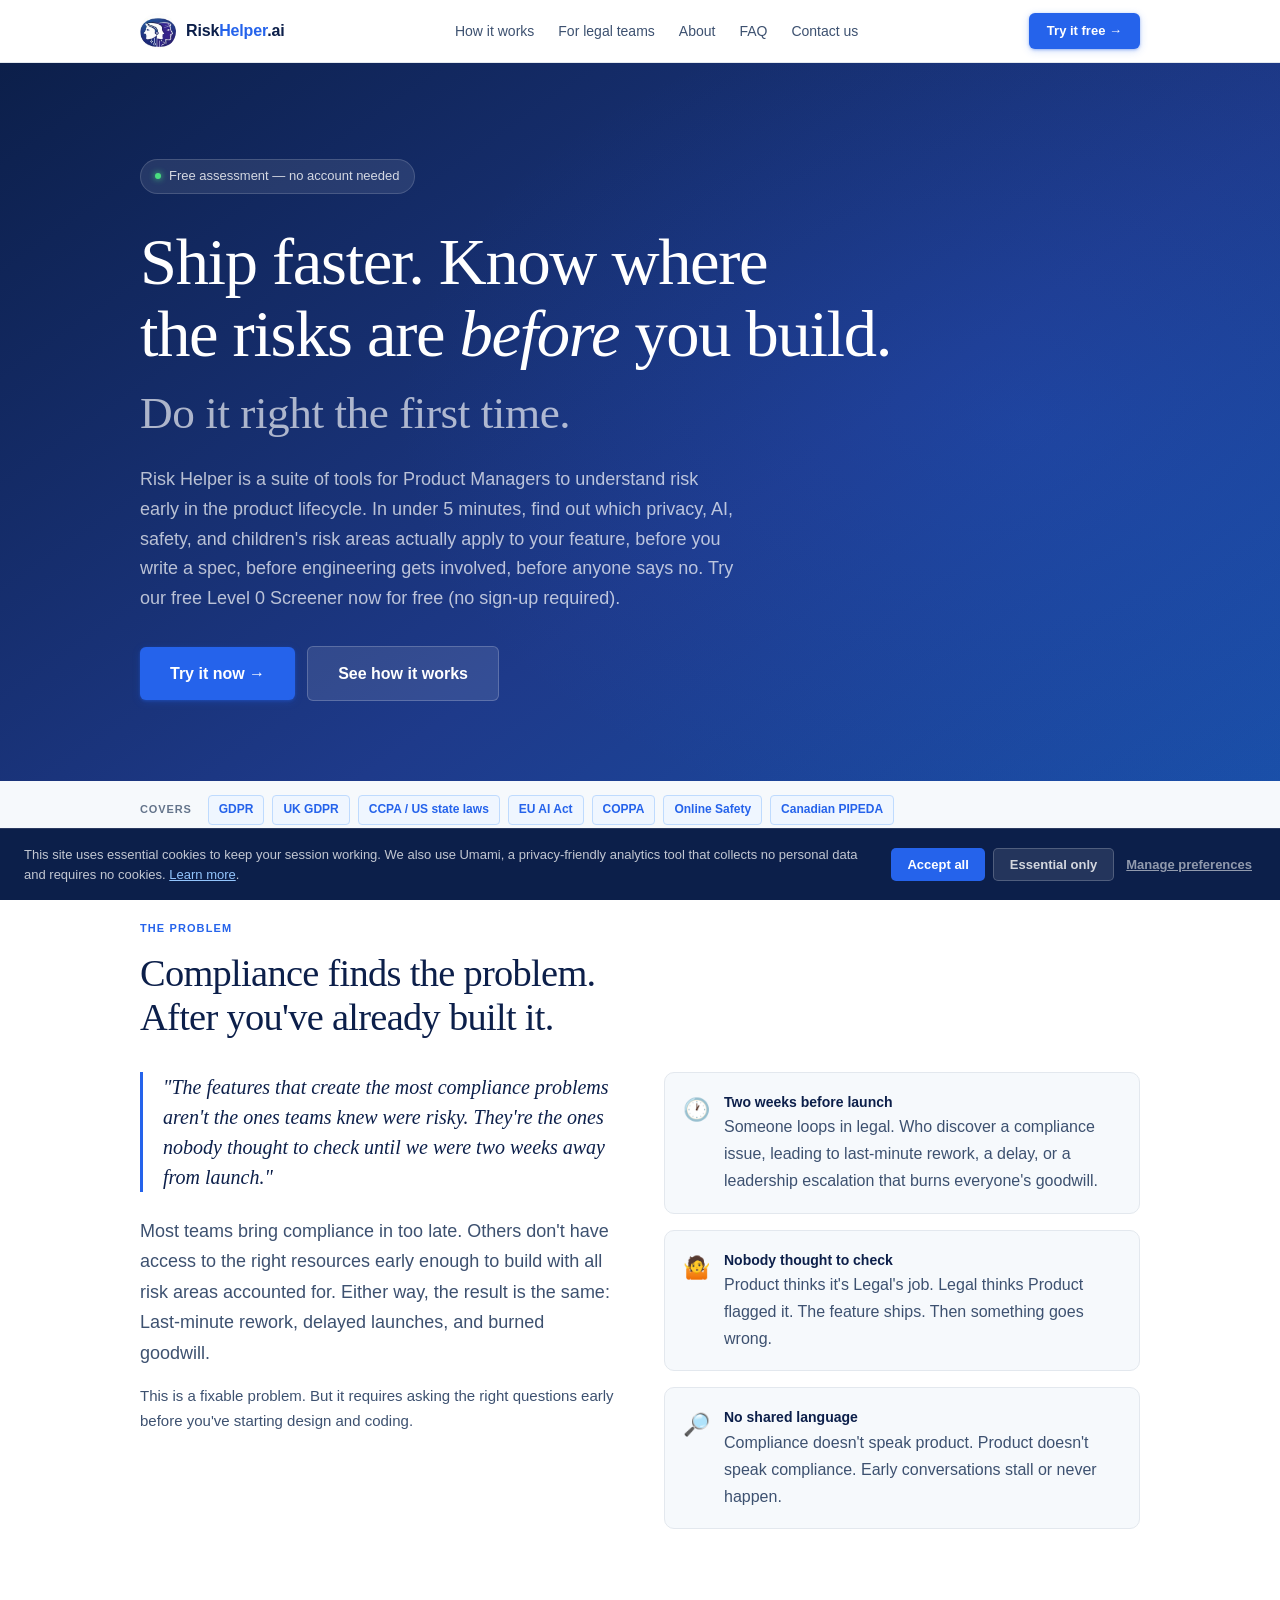
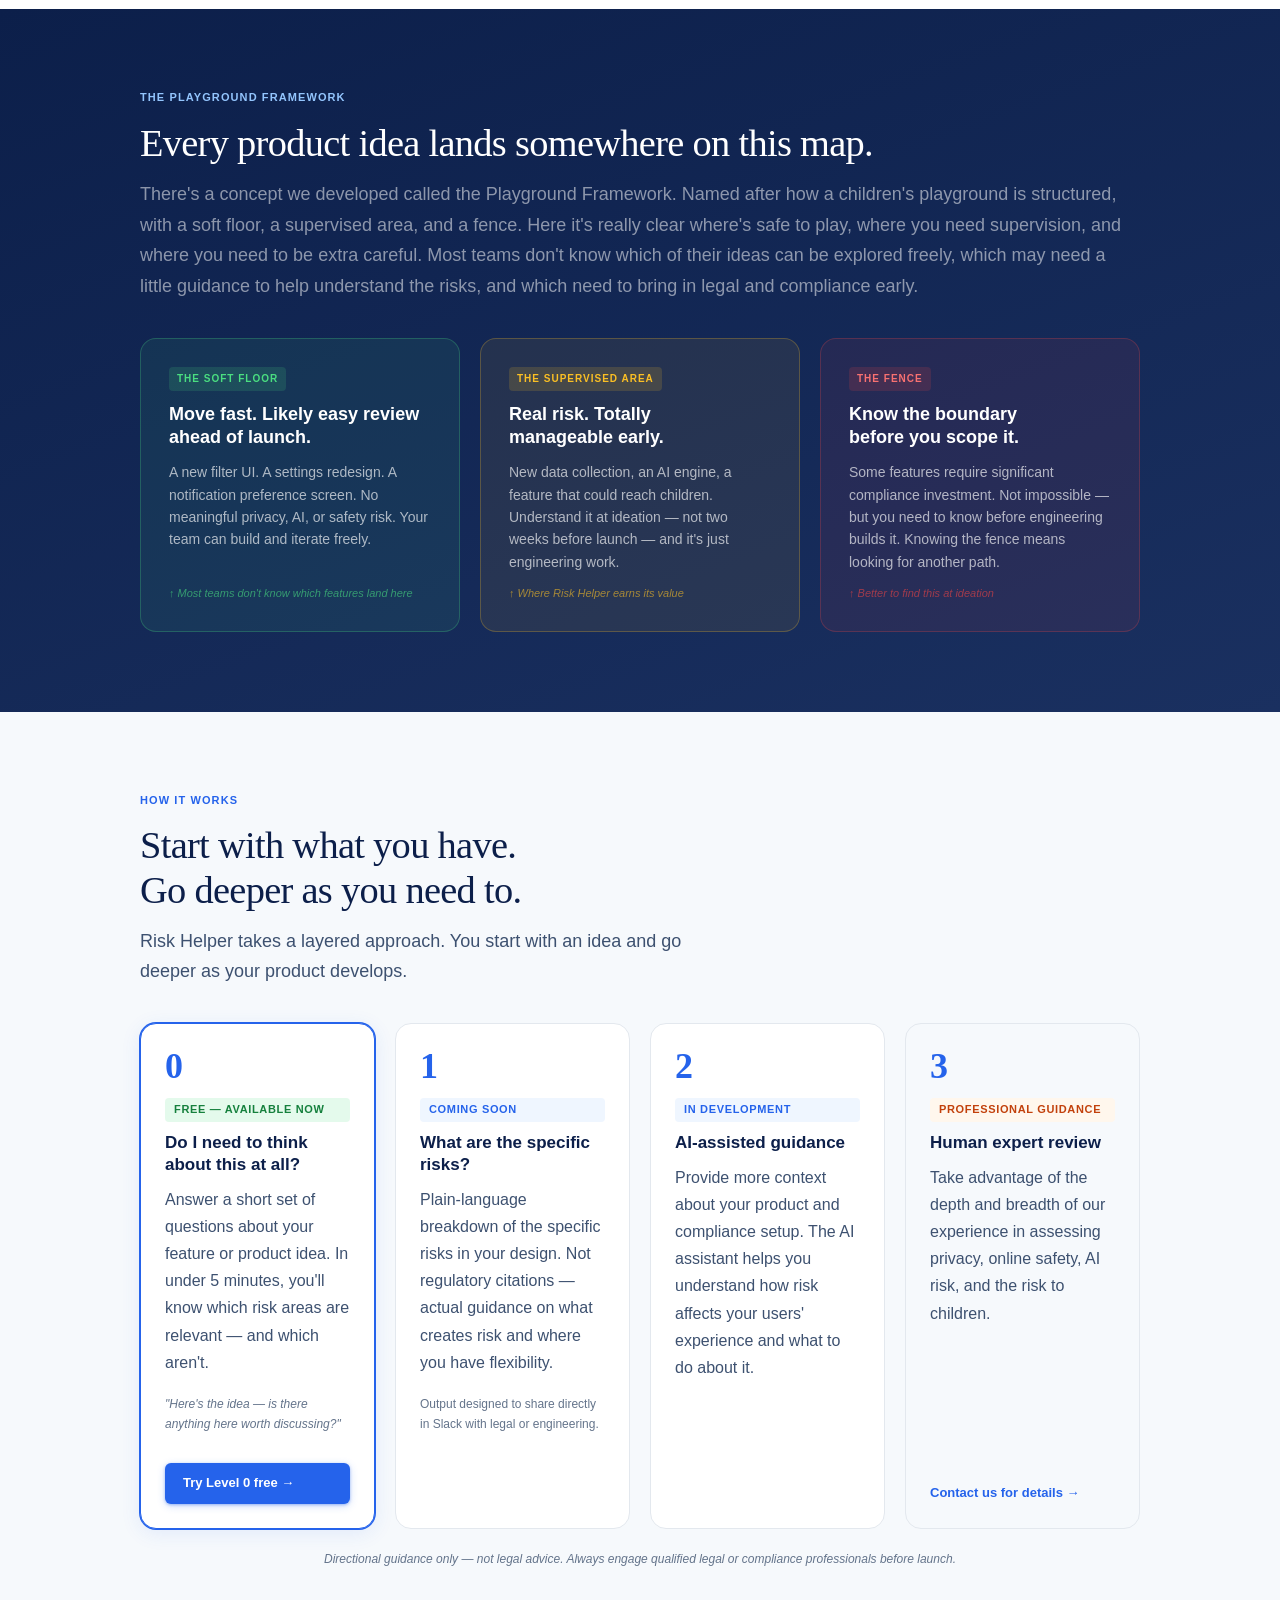
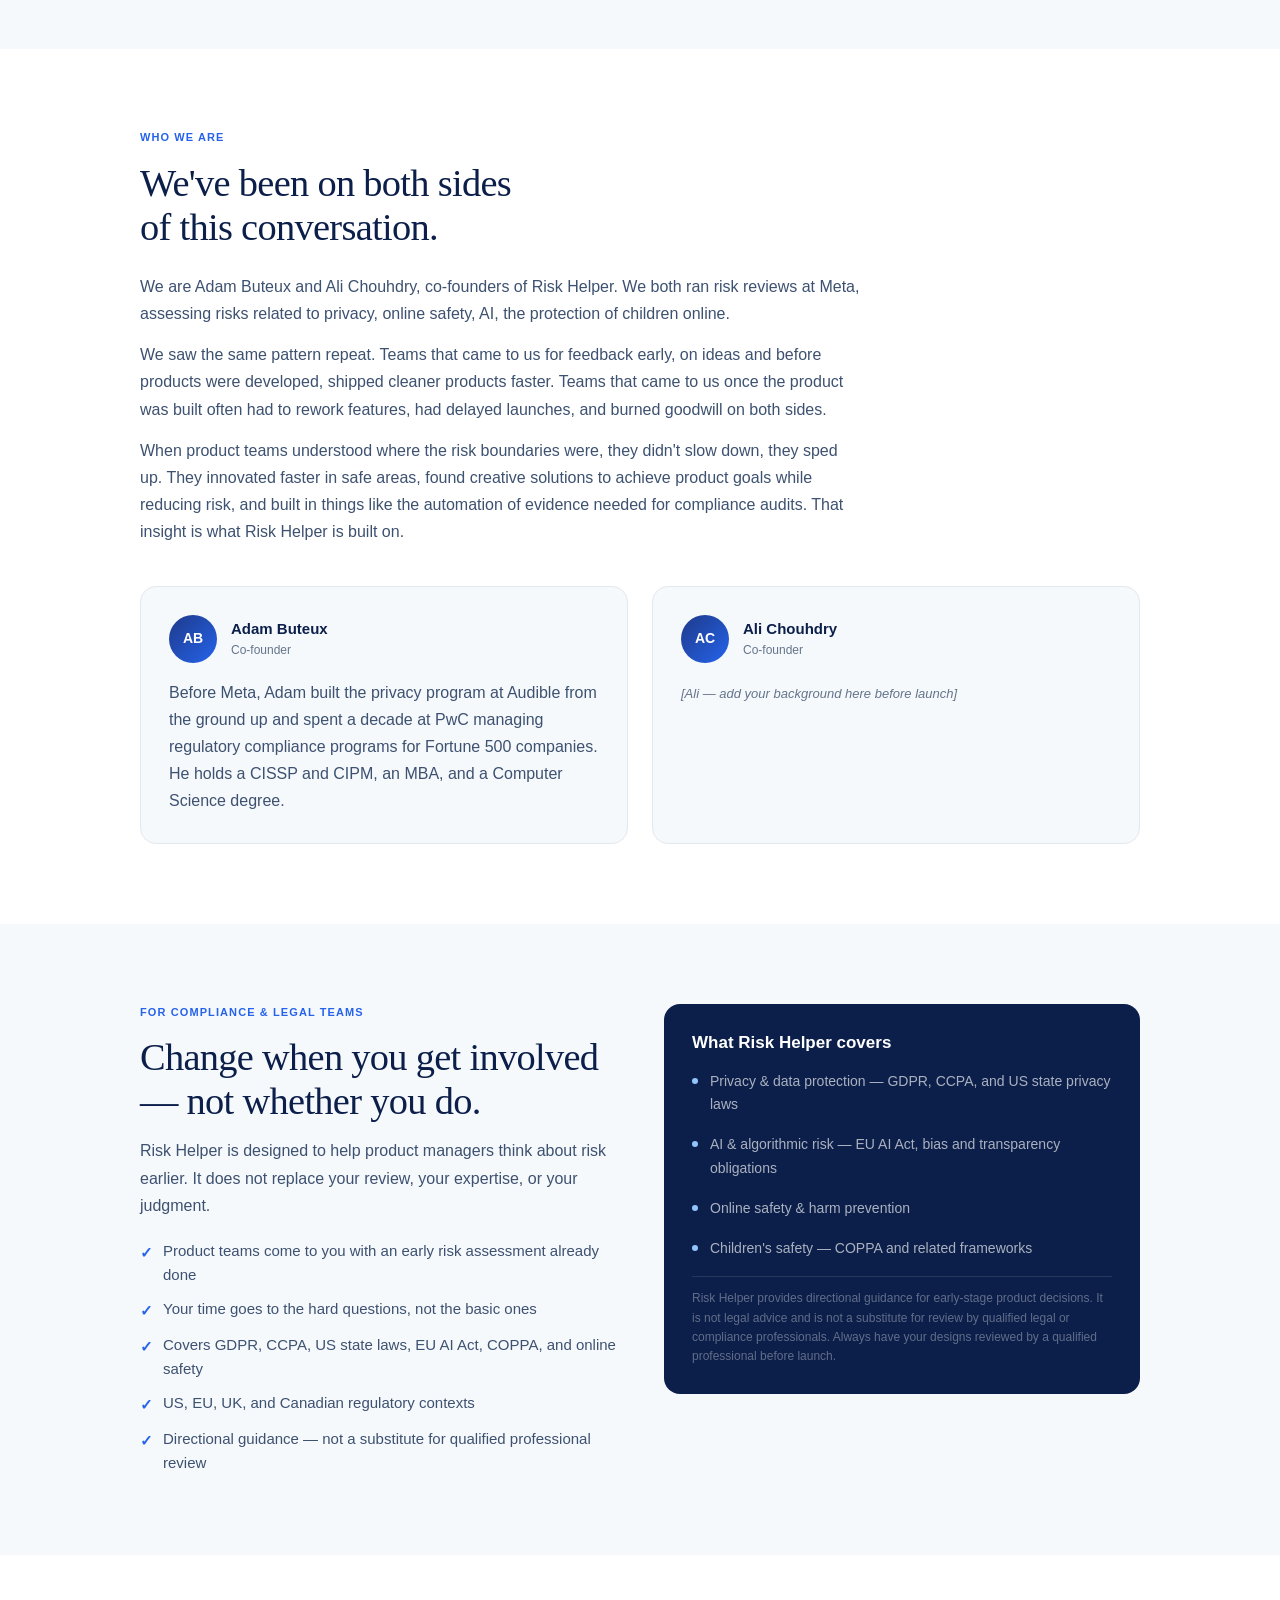
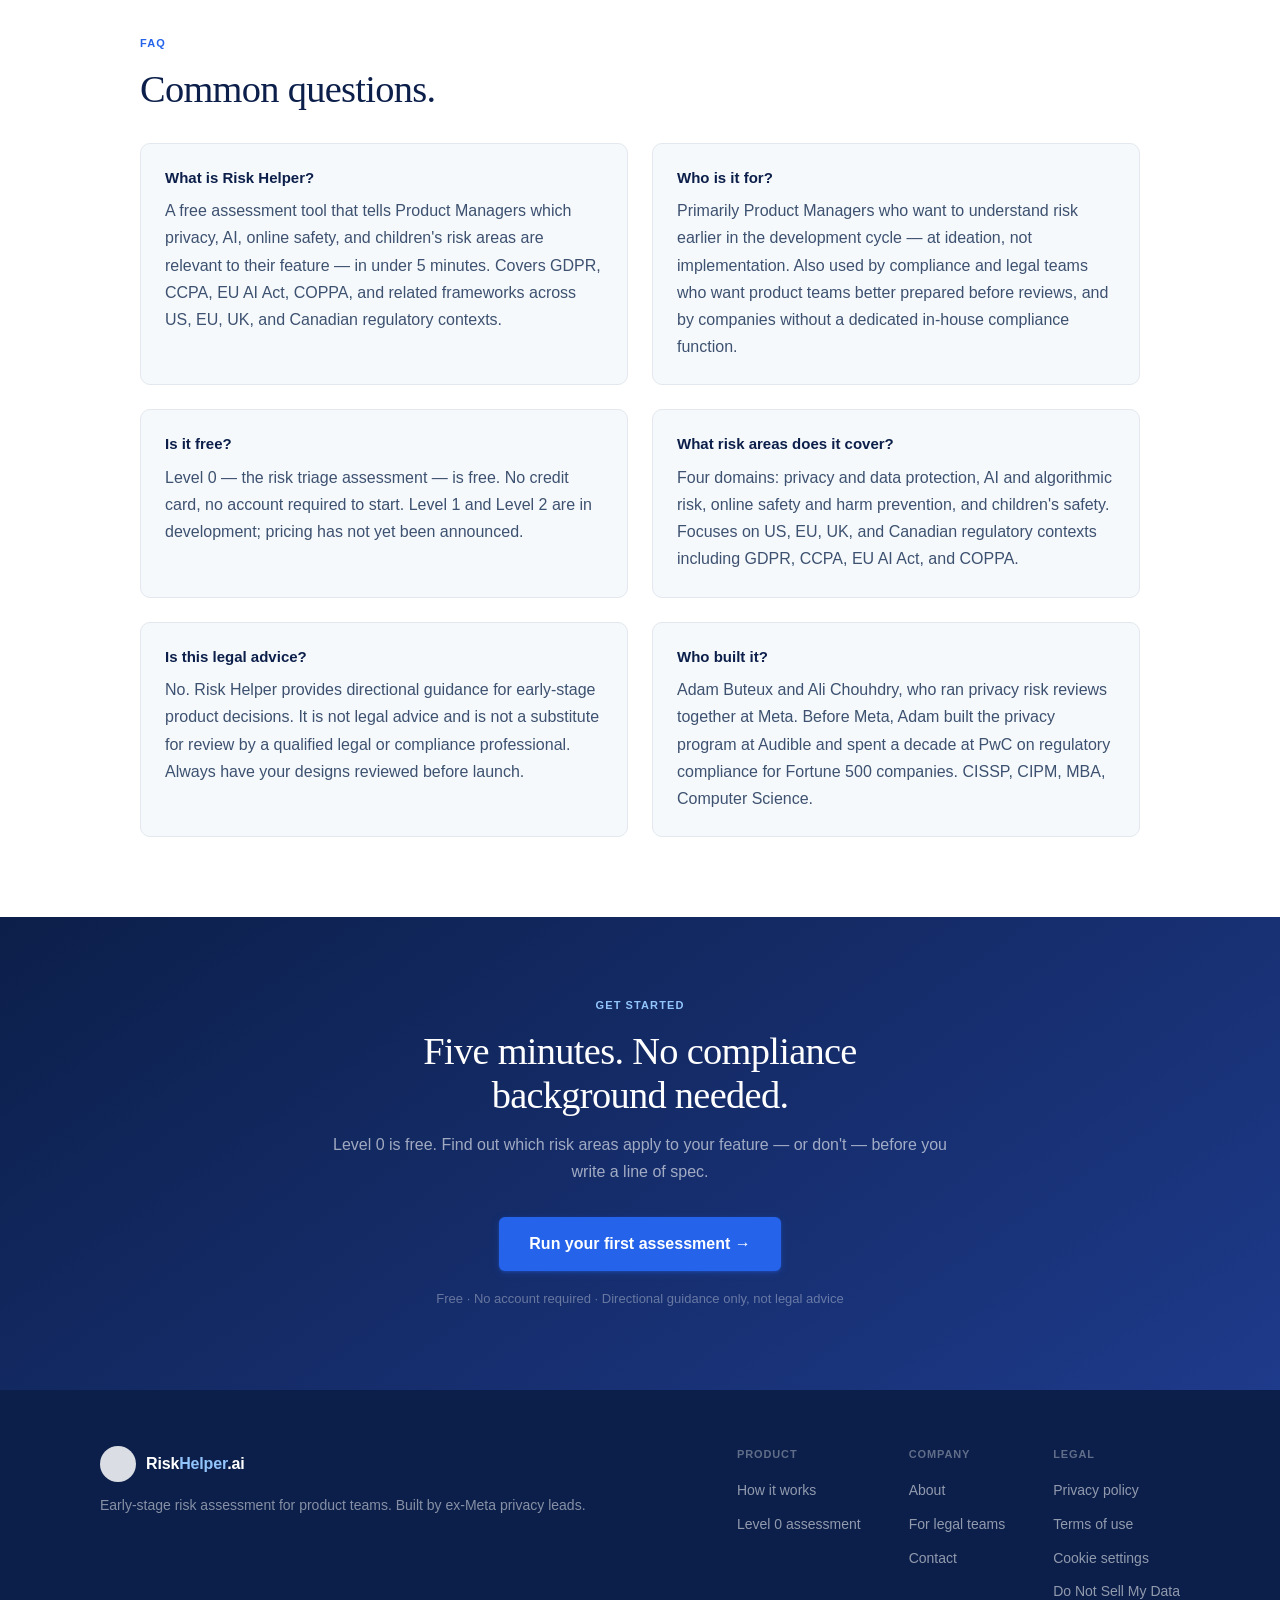
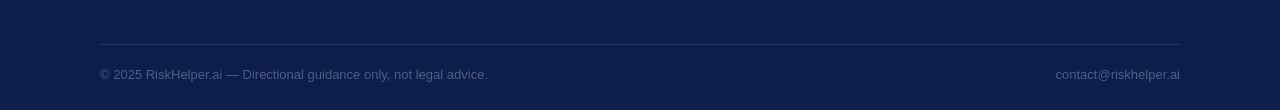
<file: index.html>
<!DOCTYPE html>
<html lang="en">

<head>
  <meta charset="UTF-8" />
  <meta name="viewport" content="width=device-width, initial-scale=1.0" />

  <!-- Security headers via meta -->
  <meta http-equiv="X-Content-Type-Options" content="nosniff" />
  <meta http-equiv="X-Frame-Options" content="SAMEORIGIN" />
  <meta http-equiv="Referrer-Policy" content="strict-origin-when-cross-origin" />
  <meta http-equiv="Permissions-Policy" content="camera=(), microphone=(), geolocation=()" />
  <meta http-equiv="Content-Security-Policy"
    content="default-src 'self'; style-src 'self' https://fonts.googleapis.com 'unsafe-inline'; font-src https://fonts.gstatic.com; script-src 'self' 'unsafe-inline' https://cloud.umami.is; img-src 'self' data:; connect-src 'self' https://cloud.umami.is;" />

  <title>Privacy &amp; Compliance Risk Assessment for Product Managers | RiskHelper.ai</title>
  <meta name="description"
    content="Risk Helper is a free tool that tells Product Managers which privacy, AI, and safety risks apply to their feature — in under 5 minutes. No compliance background needed." />

  <!-- Open Graph -->
  <meta property="og:title" content="Know Your Risks Before You Build | RiskHelper.ai" />
  <meta property="og:description"
    content="Free risk assessment for Product Managers. Privacy, AI, online safety, and children's risk — in under 5 minutes." />
  <meta property="og:type" content="website" />
  <meta property="og:url" content="https://riskhelper.ai/" />

  <!-- Fonts -->
  <link rel="preconnect" href="https://fonts.googleapis.com" />
  <link rel="preconnect" href="https://fonts.gstatic.com" crossorigin />
  <link
    href="https://fonts.googleapis.com/css2?family=Playfair+Display:ital,wght@0,400;0,500;0,600;1,400;1,500;1,600&family=DM+Sans:ital,opsz,wght@0,9..40,400;0,9..40,500;0,9..40,600;0,9..40,700;1,9..40,400&display=swap"
    rel="stylesheet" />

  <!-- Shared design system -->
  <link rel="stylesheet" href="shared.css" />

  <style>
    /* ============================================================ HERO */
    #hero {
      background: linear-gradient(145deg, var(--navy) 0%, var(--indigo) 60%, #1a4fa8 100%);
      padding: 96px 0 80px;
      position: relative;
      overflow: hidden;
    }

    #hero::before {
      content: '';
      position: absolute;
      inset: 0;
      background: radial-gradient(ellipse 900px 600px at 80% 50%, rgba(37, 99, 235, 0.18) 0%, transparent 70%);
      pointer-events: none;
    }

    .hero-inner {
      position: relative;
      z-index: 1;
    }

    .hero-eyebrow {
      display: inline-flex;
      align-items: center;
      gap: 8px;
      background: rgba(255, 255, 255, 0.09);
      border: 1px solid rgba(255, 255, 255, 0.15);
      border-radius: 100px;
      padding: 6px 14px;
      font-size: 13px;
      font-weight: 500;
      color: rgba(255, 255, 255, 0.8);
      margin-bottom: 32px;
    }

    .hero-eyebrow-dot {
      width: 6px;
      height: 6px;
      border-radius: 50%;
      background: #4ADE80;
      box-shadow: 0 0 6px #4ADE80;
      animation: pulse-dot 2s ease-in-out infinite;
    }

    @keyframes pulse-dot {

      0%,
      100% {
        opacity: 1;
      }

      50% {
        opacity: 0.5;
      }
    }

    .hero-sub {
      font-size: 18px;
      line-height: 1.65;
      color: rgba(255, 255, 255, 0.7);
      max-width: 600px;
      margin-top: 24px;
    }

    .hero-proof {
      display: flex;
      flex-wrap: wrap;
      gap: 0;
      margin-top: 44px;
      border: 1px solid rgba(255, 255, 255, 0.12);
      border-radius: var(--radius);
      overflow: hidden;
      width: fit-content;
      max-width: 100%;
    }

    .hero-proof-item {
      padding: 14px 24px;
      border-right: 1px solid rgba(255, 255, 255, 0.12);
      display: flex;
      flex-direction: column;
      gap: 2px;
    }

    .hero-proof-item:last-child {
      border-right: none;
    }

    .proof-label {
      font-size: 11px;
      color: rgba(255, 255, 255, 0.4);
      letter-spacing: 0.04em;
    }

    .proof-value {
      font-size: 13px;
      font-weight: 600;
      color: rgba(255, 255, 255, 0.88);
    }

    /* ============================================================ TRUST BAR */
    #trust-bar {
      background: var(--bg);
      border-bottom: 1px solid var(--border);
      padding: 14px 0;
    }

    .trust-bar-inner {
      display: flex;
      align-items: center;
      gap: 16px;
      flex-wrap: wrap;
    }

    .trust-label {
      font-size: 11px;
      font-weight: 700;
      letter-spacing: 0.08em;
      text-transform: uppercase;
      color: var(--text-soft);
      white-space: nowrap;
    }

    .trust-badges {
      display: flex;
      flex-wrap: wrap;
      gap: 8px;
    }

    .trust-badge {
      font-size: 12px;
      font-weight: 600;
      padding: 4px 10px;
      background: var(--blue-lt);
      color: var(--blue);
      border-radius: 4px;
      border: 1px solid var(--blue-mid);
    }

    /* ============================================================ PROBLEM */
    #problem {
      padding: 80px 0;
    }

    .problem-layout {
      display: grid;
      grid-template-columns: 1fr 1fr;
      gap: 48px;
      margin-top: 32px;
      align-items: start;
    }

    .problem-quote {
      font-family: 'Playfair Display', Georgia, serif;
      font-size: 20px;
      line-height: 1.5;
      font-style: italic;
      color: var(--navy);
      padding-left: 20px;
      border-left: 3px solid var(--blue);
      margin-bottom: 24px;
    }

    .problem-stats {
      display: flex;
      flex-direction: column;
      gap: 16px;
    }

    .stat-card {
      display: flex;
      gap: 14px;
      align-items: flex-start;
      padding: 18px;
      border-radius: var(--radius);
      border: 1px solid var(--border);
      background: var(--bg);
    }

    .stat-icon {
      font-size: 22px;
      flex-shrink: 0;
      margin-top: 1px;
    }

    /* ============================================================ PLAYGROUND */
    #playground {
      padding: 80px 0;
      background: linear-gradient(160deg, var(--navy) 0%, var(--navy-mid) 100%);
    }

    #playground h2 {
      color: #fff;
    }

    #playground .lead {
      color: rgba(255, 255, 255, 0.52);
      max-width: none;
    }

    #playground .overline {
      color: #93C5FD;
    }

    .playground-bento {
      display: grid;
      grid-template-columns: repeat(3, 1fr);
      gap: 20px;
      margin-top: 36px;
    }

    .bento-card {
      padding: 28px;
      border-radius: var(--radius-lg);
      display: flex;
      flex-direction: column;
      gap: 12px;
    }

    .bento-tag {
      font-size: 10px;
      font-weight: 700;
      letter-spacing: 0.1em;
      text-transform: uppercase;
      padding: 4px 8px;
      border-radius: 4px;
      width: fit-content;
    }

    .bento-card h3 {
      font-size: 18px;
      line-height: 1.3;
    }

    .bento-card p {
      font-size: 14px;
      line-height: 1.6;
      flex: 1;
    }

    .bento-footnote {
      font-size: 11px;
      font-style: italic;
      margin-top: auto;
    }

    .bento-card--green {
      background: rgba(74, 222, 128, 0.08);
      border: 1px solid rgba(74, 222, 128, 0.25);
    }

    .bento-card--green .bento-tag {
      background: rgba(74, 222, 128, 0.15);
      color: #4ADE80;
    }

    .bento-card--green h3 {
      color: #fff;
    }

    .bento-card--green p {
      color: rgba(255, 255, 255, 0.65);
    }

    .bento-card--green .bento-footnote {
      color: rgba(74, 222, 128, 0.6);
    }

    .bento-card--amber {
      background: rgba(251, 191, 36, 0.08);
      border: 1px solid rgba(251, 191, 36, 0.25);
    }

    .bento-card--amber .bento-tag {
      background: rgba(251, 191, 36, 0.15);
      color: #FBBF24;
    }

    .bento-card--amber h3 {
      color: #fff;
    }

    .bento-card--amber p {
      color: rgba(255, 255, 255, 0.65);
    }

    .bento-card--amber .bento-footnote {
      color: rgba(251, 191, 36, 0.6);
    }

    .bento-card--red {
      background: rgba(239, 68, 68, 0.08);
      border: 1px solid rgba(239, 68, 68, 0.25);
    }

    .bento-card--red .bento-tag {
      background: rgba(239, 68, 68, 0.15);
      color: #F87171;
    }

    .bento-card--red h3 {
      color: #fff;
    }

    .bento-card--red p {
      color: rgba(255, 255, 255, 0.65);
    }

    .bento-card--red .bento-footnote {
      color: rgba(239, 68, 68, 0.6);
    }

    /* ============================================================ HOW IT WORKS */
    #how-it-works {
      padding: 80px 0;
      background: var(--bg);
    }

    .levels-grid {
      display: grid;
      grid-template-columns: repeat(4, 1fr);
      gap: 20px;
      margin-top: 36px;
    }

    .level-card {
      background: var(--bg-card);
      border-radius: var(--radius-lg);
      padding: 24px;
      border: 1px solid var(--border);
      display: flex;
      flex-direction: column;
      gap: 10px;
    }

    .level-card--active {
      border-color: var(--blue);
      box-shadow: 0 0 0 1px var(--blue), 0 4px 20px rgba(37, 99, 235, 0.1);
    }

    .level-card--human {
      background: var(--bg);
    }

    .level-number {
      font-family: 'Playfair Display', Georgia, serif;
      font-size: 36px;
      font-weight: 600;
      line-height: 1;
      color: var(--blue);
      margin-bottom: 4px;
    }

    .level-pill {
      display: inline-block;
      font-size: 11px;
      font-weight: 700;
      letter-spacing: 0.06em;
      text-transform: uppercase;
      padding: 3px 9px;
      border-radius: 4px;
    }

    .pill--free {
      background: rgba(74, 222, 128, 0.15);
      color: #15803D;
    }

    .pill--soon {
      background: var(--blue-lt);
      color: var(--blue);
    }

    .pill--human {
      background: #FFF7ED;
      color: #C2410C;
    }

    .level-link {
      font-size: 13px;
      font-weight: 600;
      color: var(--blue);
      text-decoration: none;
      margin-top: auto;
    }

    .level-link:hover {
      text-decoration: underline;
    }

    .level-disclaimer {
      font-size: 12px;
      color: var(--text-soft);
      font-style: italic;
      margin-top: 20px;
      text-align: center;
    }

    /* ============================================================ FOUNDERS */
    #founders {
      padding: 80px 0;
    }

    .founders-narrative {
      display: flex;
      flex-direction: column;
      gap: 14px;
      margin-top: 24px;
      max-width: 720px;
      margin-bottom: 40px;
    }

    .founders-grid {
      display: grid;
      grid-template-columns: 1fr 1fr;
      gap: 24px;
    }

    .founder-card {
      padding: 28px;
      border-radius: var(--radius-lg);
      border: 1px solid var(--border);
      background: var(--bg);
      display: flex;
      flex-direction: column;
      gap: 16px;
    }

    .founder-header {
      display: flex;
      align-items: center;
      gap: 14px;
    }

    .founder-avatar {
      width: 48px;
      height: 48px;
      border-radius: 50%;
      background: linear-gradient(135deg, var(--indigo), var(--blue));
      display: flex;
      align-items: center;
      justify-content: center;
      font-size: 14px;
      font-weight: 700;
      color: #fff;
      flex-shrink: 0;
    }

    .founder-name {
      font-size: 15px;
      font-weight: 700;
      color: var(--navy);
    }

    .founder-role {
      font-size: 12px;
      color: var(--text-soft);
    }

    .cred-strip {
      display: flex;
      margin-top: 36px;
      border: 1px solid var(--border);
      border-radius: var(--radius);
      overflow: hidden;
    }

    .cred-item {
      flex: 1;
      padding: 16px 20px;
      display: flex;
      flex-direction: column;
      gap: 3px;
      border-right: 1px solid var(--border);
      font-size: 13px;
      color: var(--text-soft);
    }

    .cred-item:last-child {
      border-right: none;
    }

    .cred-item strong {
      display: block;
      font-size: 13px;
      font-weight: 700;
      color: var(--navy);
    }

    /* ============================================================ COMPLIANCE */
    #compliance {
      padding: 80px 0;
      background: var(--bg);
    }

    .compliance-layout {
      display: grid;
      grid-template-columns: 1fr 1fr;
      gap: 48px;
      align-items: start;
    }

    .compliance-list {
      list-style: none;
      display: flex;
      flex-direction: column;
      gap: 10px;
    }

    .compliance-list li {
      display: flex;
      gap: 10px;
      align-items: flex-start;
      font-size: 15px;
      color: var(--text-mid);
    }

    .check-icon {
      color: var(--blue);
      font-weight: 700;
      flex-shrink: 0;
      margin-top: 2px;
    }

    .coverage-card {
      border-radius: var(--radius-lg);
      background: var(--navy);
      overflow: hidden;
    }

    .coverage-inner {
      padding: 28px;
      display: flex;
      flex-direction: column;
      gap: 16px;
    }

    .coverage-inner h3 {
      color: #fff;
    }

    .coverage-row {
      display: flex;
      gap: 12px;
      align-items: flex-start;
    }

    .coverage-dot {
      width: 6px;
      height: 6px;
      border-radius: 50%;
      background: #93C5FD;
      flex-shrink: 0;
      margin-top: 8px;
    }

    .coverage-row p {
      font-size: 14px;
      color: rgba(255, 255, 255, 0.65);
    }

    .coverage-disclaimer {
      font-size: 12px;
      color: rgba(255, 255, 255, 0.35);
      line-height: 1.6;
      padding-top: 12px;
      border-top: 1px solid rgba(255, 255, 255, 0.1);
    }

    /* ============================================================ FAQ */
    #faq {
      padding: 80px 0;
    }

    .faq-grid {
      display: grid;
      grid-template-columns: 1fr 1fr;
      gap: 24px;
      margin-top: 32px;
    }

    .faq-item {
      padding: 24px;
      border-radius: var(--radius);
      border: 1px solid var(--border);
      background: var(--bg);
    }

    .faq-item h3 {
      font-size: 15px;
      font-weight: 700;
      color: var(--navy);
      margin-bottom: 10px;
    }

    /* ============================================================ FINAL CTA */
    #cta-final {
      background: linear-gradient(145deg, var(--navy) 0%, var(--indigo) 100%);
      padding: 80px 40px;
      text-align: center;
    }

    .cta-inner {
      max-width: 640px;
      margin: 0 auto;
    }

    #cta-final h2 {
      color: #fff;
      margin-top: 8px;
    }

    #cta-final p {
      color: rgba(255, 255, 255, 0.6);
      margin-top: 14px;
    }

    .cta-fine {
      font-size: 13px;
      color: rgba(255, 255, 255, 0.35);
      margin-top: 18px;
    }

    /* ============================================================ RESPONSIVE */
    @media (max-width: 960px) {
      .playground-bento {
        grid-template-columns: 1fr;
      }

      .levels-grid {
        grid-template-columns: 1fr 1fr;
      }

      .problem-layout {
        grid-template-columns: 1fr;
      }

      .founders-grid {
        grid-template-columns: 1fr;
      }

      .faq-grid {
        grid-template-columns: 1fr;
      }

      .compliance-layout {
        grid-template-columns: 1fr;
      }
    }

    @media (max-width: 640px) {
      .levels-grid {
        grid-template-columns: 1fr;
      }

      #hero {
        padding: 60px 0 56px;
      }

      .hero-proof {
        flex-direction: column;
      }

      .hero-proof-item {
        border-right: none;
        border-bottom: 1px solid rgba(255, 255, 255, 0.12);
      }

      .hero-proof-item:last-child {
        border-bottom: none;
      }

      .cred-strip {
        flex-direction: column;
      }

      .cred-item {
        border-right: none;
        border-bottom: 1px solid var(--border);
      }

      .cred-item:last-child {
        border-bottom: none;
      }
    }
  </style>

</head>

<body>

  <!-- SKIP NAV (accessibility) -->
  <a href="#main-content" class="sr-only"
    style="position:absolute;left:-9999px;top:0;z-index:99999;background:var(--blue);color:#fff;padding:8px 16px;border-radius:0 0 6px 6px;font-weight:600;">Skip
    to main content</a>

  <!-- NAV -->
  <nav aria-label="Main navigation">
    <div class="nav-inner">
      <a href="index.html" class="logo-lockup" aria-label="RiskHelper.ai home">
        <img class="logo-img"
          src="[data-uri]"
          alt="RiskHelper.ai logo" />
        <span class="logo-wordmark">Risk<span>Helper</span>.ai</span>
      </a>

      <ul class="nav-links" role="list">
        <li><a href="#how-it-works">How it works</a></li>
        <li><a href="#compliance">For legal teams</a></li>
        <li><a href="#founders">About</a></li>
        <li><a href="#faq">FAQ</a></li>
        <li><a href="contact.html">Contact us</a></li>
      </ul>

      <div class="nav-actions">
        <a href="assessment.html" class="btn btn--primary" style="padding:8px 18px;font-size:13px;">Try it free →</a>
        <button class="nav-hamburger" aria-label="Open menu" aria-expanded="false" id="hamburger">
          <span></span><span></span><span></span>
        </button>
      </div>
    </div>
  </nav>

  <div class="nav-mobile" id="mobileNav" role="navigation" aria-label="Mobile navigation">
    <a href="#how-it-works">How it works</a>
    <a href="#compliance">For legal teams</a>
    <a href="#founders">About</a>
    <a href="#faq">FAQ</a>
    <a href="contact.html">Contact us</a>
    <a href="assessment.html" style="color:var(--blue);font-weight:700;margin-top:4px;">Try it free →</a>
  </div>

  <main id="main-content">

    <!-- HERO -->
    <section id="hero" aria-label="Hero">
      <div class="container hero-inner">
        <div class="hero-eyebrow">
          <span class="hero-eyebrow-dot" aria-hidden="true"></span>
          Free assessment — no account needed
        </div>

        <h1 class="display-xl">
          Ship faster. Know where<br>the risks are <em>before</em> you build.<br>
          <span style="opacity:0.65;font-size:0.68em;letter-spacing:-0.01em;">Do it right the first time.</span>
        </h1>

        <p class="hero-sub">Risk Helper is a suite of tools for Product Managers to understand risk early in the
          product lifecycle. In under 5 minutes, find out which
          privacy, AI, safety, and children's risk areas actually apply to your feature, before you write a spec, before
          engineering gets involved, before anyone says no. Try our free Level 0 Screener now for free (no sign-up
          required).</p>

        <div class="btn-group">
          <a href="assessment.html" class="btn btn--primary btn--lg">Try it now →</a>
          <a href="#how-it-works" class="btn btn--white btn--lg">See how it works</a>
        </div>


      </div>
    </section>

    <!-- TRUST BAR -->
    <div id="trust-bar" aria-label="Regulatory frameworks covered">
      <div class="container">
        <div class="trust-bar-inner">
          <span class="trust-label">Covers</span>
          <div class="trust-badges">
            <span class="trust-badge">GDPR</span>
            <span class="trust-badge">UK GDPR</span>
            <span class="trust-badge">CCPA / US state laws</span>
            <span class="trust-badge">EU AI Act</span>
            <span class="trust-badge">COPPA</span>
            <span class="trust-badge">Online Safety</span>
            <span class="trust-badge">Canadian PIPEDA</span>
          </div>
        </div>
      </div>
    </div>

    <!-- THE PROBLEM -->
    <section id="problem" aria-label="The problem with compliance today">
      <div class="container">
        <span class="overline">The problem</span>
        <h2>Compliance finds the problem.<br>After you've already built it.</h2>
        <div class="problem-layout">
          <div>
            <div class="problem-quote">"The features that create the most compliance problems aren't the ones teams knew
              were risky. They're the ones nobody thought to check until we were two weeks away from launch."</div>
            <p class="lead">Most teams bring compliance in too late. Others don't have access to the right resources
              early enough to build with all risk areas accounted for. Either way, the result is the same: Last-minute
              rework, delayed launches, and burned goodwill.</p>
            <p style="margin-top:14px;font-size:15px;">This is a fixable problem. But it requires asking the right
              questions early before you've starting design and coding.</p>
          </div>
          <div class="problem-stats">
            <div class="stat-card">
              <div class="stat-icon" aria-hidden="true">🕐</div>
              <div>
                <h4>Two weeks before launch</h4>
                <p>Someone loops in legal. Who discover a compliance issue, leading to last-minute rework, a delay, or a
                  leadership escalation that
                  burns everyone's goodwill.</p>
              </div>
            </div>
            <div class="stat-card">
              <div class="stat-icon" aria-hidden="true">🤷</div>
              <div>
                <h4>Nobody thought to check</h4>
                <p>Product thinks it's Legal's job. Legal thinks Product flagged it. The feature ships. Then something
                  goes wrong.</p>
              </div>
            </div>
            <div class="stat-card">
              <div class="stat-icon" aria-hidden="true">🔎</div>
              <div>
                <h4>No shared language</h4>
                <p>Compliance doesn't speak product. Product doesn't speak compliance. Early conversations stall or
                  never happen.</p>
              </div>
            </div>
          </div>
        </div>
      </div>
    </section>

    <!-- PLAYGROUND FRAMEWORK -->
    <section id="playground" aria-label="The Playground Framework">
      <div class="container playground-inner">
        <span class="overline" style="color:#93C5FD;">The Playground Framework</span>
        <h2>Every product idea lands somewhere on this map.</h2>
        <p class="lead" style="margin-top:14px;color:rgba(255,255,255,0.52);">There's a concept we developed called the
          Playground Framework. Named after how a children's playground is structured, with a soft floor, a supervised
          area, and a fence. Here it's really clear where's safe to play, where you need supervision, and where you
          need to be extra careful. Most teams
          don't know which of their ideas can be explored freely, which may need a little guidance to help understand
          the risks, and which need to bring in legal and compliance early.</p>
        <div class="playground-bento">
          <div class="bento-card bento-card--green">
            <span class="bento-tag">The soft floor</span>
            <h3>Move fast. Likely easy review ahead of launch.</h3>
            <p>A new filter UI. A settings redesign. A notification preference screen. No meaningful privacy, AI, or
              safety risk. Your team can build and iterate freely.</p>
            <span class="bento-footnote">↑ Most teams don't know which features land here</span>
          </div>
          <div class="bento-card bento-card--amber">
            <span class="bento-tag">The supervised area</span>
            <h3>Real risk. Totally<br>manageable early.</h3>
            <p>New data collection, an AI engine, a feature that could reach children. Understand it at ideation — not
              two weeks before launch — and it's just engineering work.</p>
            <span class="bento-footnote">↑ Where Risk Helper earns its value</span>
          </div>
          <div class="bento-card bento-card--red">
            <span class="bento-tag">The fence</span>
            <h3>Know the boundary<br>before you scope it.</h3>
            <p>Some features require significant compliance investment. Not impossible — but you need to know before
              engineering builds it. Knowing the fence means looking for another path.</p>
            <span class="bento-footnote">↑ Better to find this at ideation</span>
          </div>
        </div>
      </div>
    </section>

    <!-- HOW IT WORKS -->
    <section id="how-it-works" aria-label="How Risk Helper works">
      <div class="container">
        <span class="overline">How it works</span>
        <h2>Start with what you have.<br>Go deeper as you need to.</h2>
        <p class="lead" style="margin-top:14px;">Risk Helper takes a layered approach. You start with an idea and go
          deeper as your product develops.</p>
        <div class="levels-grid">
          <div class="level-card level-card--active">
            <div class="level-number">0</div>
            <span class="level-pill pill--free">Free — available now</span>
            <h3>Do I need to think about this at all?</h3>
            <p>Answer a short set of questions about your feature or product idea. In under 5 minutes, you'll know which
              risk areas are relevant — and which aren't.</p>
            <p style="font-size:12px;color:var(--text-soft);margin-top:8px;font-style:italic;">"Here's the idea — is
              there anything here worth discussing?"</p>
            <a href="assessment.html" class="btn btn--primary"
              style="margin-top:18px;font-size:13px;padding:10px 18px;">Try Level 0 free →</a>
          </div>
          <div class="level-card">
            <div class="level-number">1</div>
            <span class="level-pill pill--soon">Coming soon</span>
            <h3>What are the specific risks?</h3>
            <p>Plain-language breakdown of the specific risks in your design. Not regulatory citations — actual guidance
              on what creates risk and where you have flexibility.</p>
            <p style="font-size:12px;color:var(--text-soft);margin-top:8px;">Output designed to share directly in Slack
              with legal or engineering.</p>
          </div>
          <div class="level-card">
            <div class="level-number">2</div>
            <span class="level-pill pill--soon">In development</span>
            <h3>AI-assisted guidance</h3>
            <p>Provide more context about your product and compliance setup. The AI assistant helps you understand how
              risk affects your users' experience and what to do about it.</p>
          </div>
          <div class="level-card level-card--human">
            <div class="level-number">3</div>
            <span class="level-pill pill--human">Professional guidance</span>
            <h3>Human expert review</h3>
            <p>Take advantage of the depth and breadth of our experience in assessing privacy, online safety, AI risk,
              and the risk to children.</p>
            <a href="mailto:contact@riskhelper.ai" class="level-link">Contact us for details →</a>
          </div>
        </div>
        <p class="level-disclaimer">Directional guidance only — not legal advice. Always engage qualified legal or
          compliance professionals before launch.</p>
      </div>
    </section>

    <!-- FOUNDERS -->
    <section id="founders" aria-label="Who we are">
      <div class="container">
        <span class="overline">Who we are</span>
        <h2>We've been on both sides<br>of this conversation.</h2>
        <div class="founders-narrative">
          <p>We are Adam Buteux and Ali Chouhdry, co-founders of Risk Helper. We both ran risk reviews at Meta,
            assessing risks related to privacy, online safety, AI, the protection of children online.</p>
          <p>We saw the same pattern repeat. Teams that came to us for feedback early, on ideas and before products were
            developed, shipped cleaner products faster. Teams that came to us once the product was built often had to
            rework features, had delayed launches, and burned goodwill on both sides.</p>
          <p>When product teams understood where the risk boundaries were, they didn't slow down, they sped up. They
            innovated faster in safe areas, found creative solutions to achieve product goals while reducing risk, and
            built in things like the automation of evidence needed for compliance audits. That insight is what Risk
            Helper is built on.</p>
        </div>
        <div class="founders-grid">
          <div class="founder-card">
            <div class="founder-header">
              <div class="founder-avatar" aria-label="Adam Buteux">AB</div>
              <div>
                <div class="founder-name">Adam Buteux</div>
                <div class="founder-role">Co-founder</div>
              </div>
            </div>
            <p>Before Meta, Adam built the privacy program at Audible from the ground up and spent a decade at PwC
              managing regulatory compliance programs for Fortune 500 companies. He holds a CISSP and CIPM, an MBA, and
              a Computer Science degree.</p>
          </div>
          <div class="founder-card">
            <div class="founder-header">
              <div class="founder-avatar" aria-label="Ali Chouhdry">AC</div>
              <div>
                <div class="founder-name">Ali Chouhdry</div>
                <div class="founder-role">Co-founder</div>
              </div>
            </div>
            <p><!-- Ali — add your background here before launch. --><em
                style="font-size:13px;color:var(--text-soft);">[Ali — add your background here before launch]</em></p>
          </div>
        </div>

      </div>
    </section>

    <!-- FOR COMPLIANCE & LEGAL TEAMS -->
    <section id="compliance" aria-label="For compliance and legal teams">
      <div class="container">
        <div class="compliance-layout">
          <div>
            <span class="overline">For compliance &amp; legal teams</span>
            <h2>Change when you get involved — not whether you do.</h2>
            <p style="margin-top:14px;">Risk Helper is designed to help product managers think about risk earlier. It
              does not replace your review, your expertise, or your judgment.</p>
            <ul class="compliance-list" style="margin-top:20px;">
              <li><span class="check-icon" aria-hidden="true">✓</span><span>Product teams come to you with an early risk
                  assessment already done</span></li>
              <li><span class="check-icon" aria-hidden="true">✓</span><span>Your time goes to the hard questions, not
                  the basic ones</span></li>
              <li><span class="check-icon" aria-hidden="true">✓</span><span>Covers GDPR, CCPA, US state laws, EU AI Act,
                  COPPA, and online safety</span></li>
              <li><span class="check-icon" aria-hidden="true">✓</span><span>US, EU, UK, and Canadian regulatory
                  contexts</span></li>
              <li><span class="check-icon" aria-hidden="true">✓</span><span>Directional guidance — not a substitute for
                  qualified professional review</span></li>
            </ul>
          </div>
          <div class="coverage-card">
            <div class="coverage-inner">
              <h3>What Risk Helper covers</h3>
              <div class="coverage-row">
                <div class="coverage-dot" aria-hidden="true"></div>
                <p>Privacy &amp; data protection — GDPR, CCPA, and US state privacy laws</p>
              </div>
              <div class="coverage-row">
                <div class="coverage-dot" aria-hidden="true"></div>
                <p>AI &amp; algorithmic risk — EU AI Act, bias and transparency obligations</p>
              </div>
              <div class="coverage-row">
                <div class="coverage-dot" aria-hidden="true"></div>
                <p>Online safety &amp; harm prevention</p>
              </div>
              <div class="coverage-row">
                <div class="coverage-dot" aria-hidden="true"></div>
                <p>Children's safety — COPPA and related frameworks</p>
              </div>
              <p class="coverage-disclaimer">Risk Helper provides directional guidance for early-stage product
                decisions. It is not legal advice and is not a substitute for review by qualified legal or compliance
                professionals. Always have your designs reviewed by a qualified professional before launch.</p>
            </div>
          </div>
        </div>
      </div>
    </section>

    <!-- FAQ -->
    <section id="faq" aria-label="Frequently asked questions">
      <div class="container">
        <span class="overline">FAQ</span>
        <h2>Common questions.</h2>
        <div class="faq-grid">
          <div class="faq-item">
            <h3>What is Risk Helper?</h3>
            <p>A free assessment tool that tells Product Managers which privacy, AI, online safety, and children's risk
              areas are relevant to their feature — in under 5 minutes. Covers GDPR, CCPA, EU AI Act, COPPA, and related
              frameworks across US, EU, UK, and Canadian regulatory contexts.</p>
          </div>
          <div class="faq-item">
            <h3>Who is it for?</h3>
            <p>Primarily Product Managers who want to understand risk earlier in the development cycle — at ideation,
              not implementation. Also used by compliance and legal teams who want product teams better prepared before
              reviews, and by companies without a dedicated in-house compliance function.</p>
          </div>
          <div class="faq-item">
            <h3>Is it free?</h3>
            <p>Level 0 — the risk triage assessment — is free. No credit card, no account required to start. Level 1 and
              Level 2 are in development; pricing has not yet been announced.</p>
          </div>
          <div class="faq-item">
            <h3>What risk areas does it cover?</h3>
            <p>Four domains: privacy and data protection, AI and algorithmic risk, online safety and harm prevention,
              and children's safety. Focuses on US, EU, UK, and Canadian regulatory contexts including GDPR, CCPA, EU AI
              Act, and COPPA.</p>
          </div>
          <div class="faq-item">
            <h3>Is this legal advice?</h3>
            <p>No. Risk Helper provides directional guidance for early-stage product decisions. It is not legal advice
              and is not a substitute for review by a qualified legal or compliance professional. Always have your
              designs reviewed before launch.</p>
          </div>
          <div class="faq-item">
            <h3>Who built it?</h3>
            <p>Adam Buteux and Ali Chouhdry, who ran privacy risk reviews together at Meta. Before Meta, Adam built the
              privacy program at Audible and spent a decade at PwC on regulatory compliance for Fortune 500 companies.
              CISSP, CIPM, MBA, Computer Science.</p>
          </div>
        </div>
      </div>
    </section>

    <!-- FINAL CTA -->
    <section id="cta-final" aria-label="Get started">
      <div class="cta-inner">
        <span class="overline" style="color:#93C5FD;">Get started</span>
        <h2>Five minutes. No compliance<br>background needed.</h2>
        <p>Level 0 is free. Find out which risk areas apply to your feature — or don't — before you write a line of
          spec.</p>
        <div class="btn-group btn-group--center">
          <a href="assessment.html" class="btn btn--primary btn--lg">Run your first assessment →</a>
        </div>
        <div class="cta-fine">Free · No account required · Directional guidance only, not legal advice</div>
      </div>
    </section>

  </main>

  <!-- FOOTER -->
  <footer>
    <div class="footer-top">
      <div class="footer-brand">
        <a href="index.html" class="footer-logo-lockup" aria-label="RiskHelper.ai home">
          <img class="logo-img"
            src="[data-uri]"
            alt="RiskHelper.ai logo" />
          <span class="logo-wordmark">Risk<span>Helper</span>.ai</span>
        </a>
        <p>Early-stage risk assessment for product teams. Built by ex-Meta privacy leads.</p>
      </div>
      <div class="footer-links-group">
        <h5>Product</h5>
        <ul>
          <li><a href="#how-it-works">How it works</a></li>
          <li><a href="assessment.html">Level 0 assessment</a></li>
        </ul>
      </div>
      <div class="footer-links-group">
        <h5>Company</h5>
        <ul>
          <li><a href="#founders">About</a></li>
          <li><a href="#compliance">For legal teams</a></li>
          <li><a href="contact.html">Contact</a></li>
        </ul>
      </div>
      <div class="footer-links-group">
        <h5>Legal</h5>
        <ul>
          <li><a href="privacy-policy.html">Privacy policy</a></li>
          <li><a href="terms.html">Terms of use</a></li>
          <li><a href="#" id="open-cookie-settings">Cookie settings</a></li>
          <li><a href="privacy-policy.html#california">Do Not Sell My Data</a></li>
        </ul>
      </div>
    </div>
    <div class="footer-bottom">
      <span>© 2025 RiskHelper.ai — Directional guidance only, not legal advice.</span>
      <a href="mailto:contact@riskhelper.ai">contact@riskhelper.ai</a>
    </div>
  </footer>

  <!-- COOKIE CONSENT BANNER -->
  <div id="cookie-banner" class="hidden" role="dialog" aria-label="Cookie consent" aria-live="polite">
    <p>
      This site uses essential cookies to keep your session working. We also use Umami, a privacy-friendly analytics tool that collects no personal data and requires no cookies.
      <a href="privacy-policy.html#cookies">Learn more</a>.
    </p>
    <div class="cookie-actions">
      <button class="cookie-btn cookie-btn--accept" id="cookie-accept">Accept all</button>
      <button class="cookie-btn cookie-btn--reject" id="cookie-reject">Essential only</button>
      <button class="cookie-btn cookie-btn--manage" id="cookie-manage">Manage preferences</button>
    </div>
  </div>

  <script defer src="https://cloud.umami.is/script.js" data-website-id="539d8b41-ef4f-4463-9d4b-42e563768538"></script>

  <script src="shared.js"></script>
  <script>
    // Cookie settings link
    document.getElementById('open-cookie-settings').addEventListener('click', (e) => {
      e.preventDefault();
      window.RH.resetConsent();
    });
  </script>

</body>

</html>
</file>
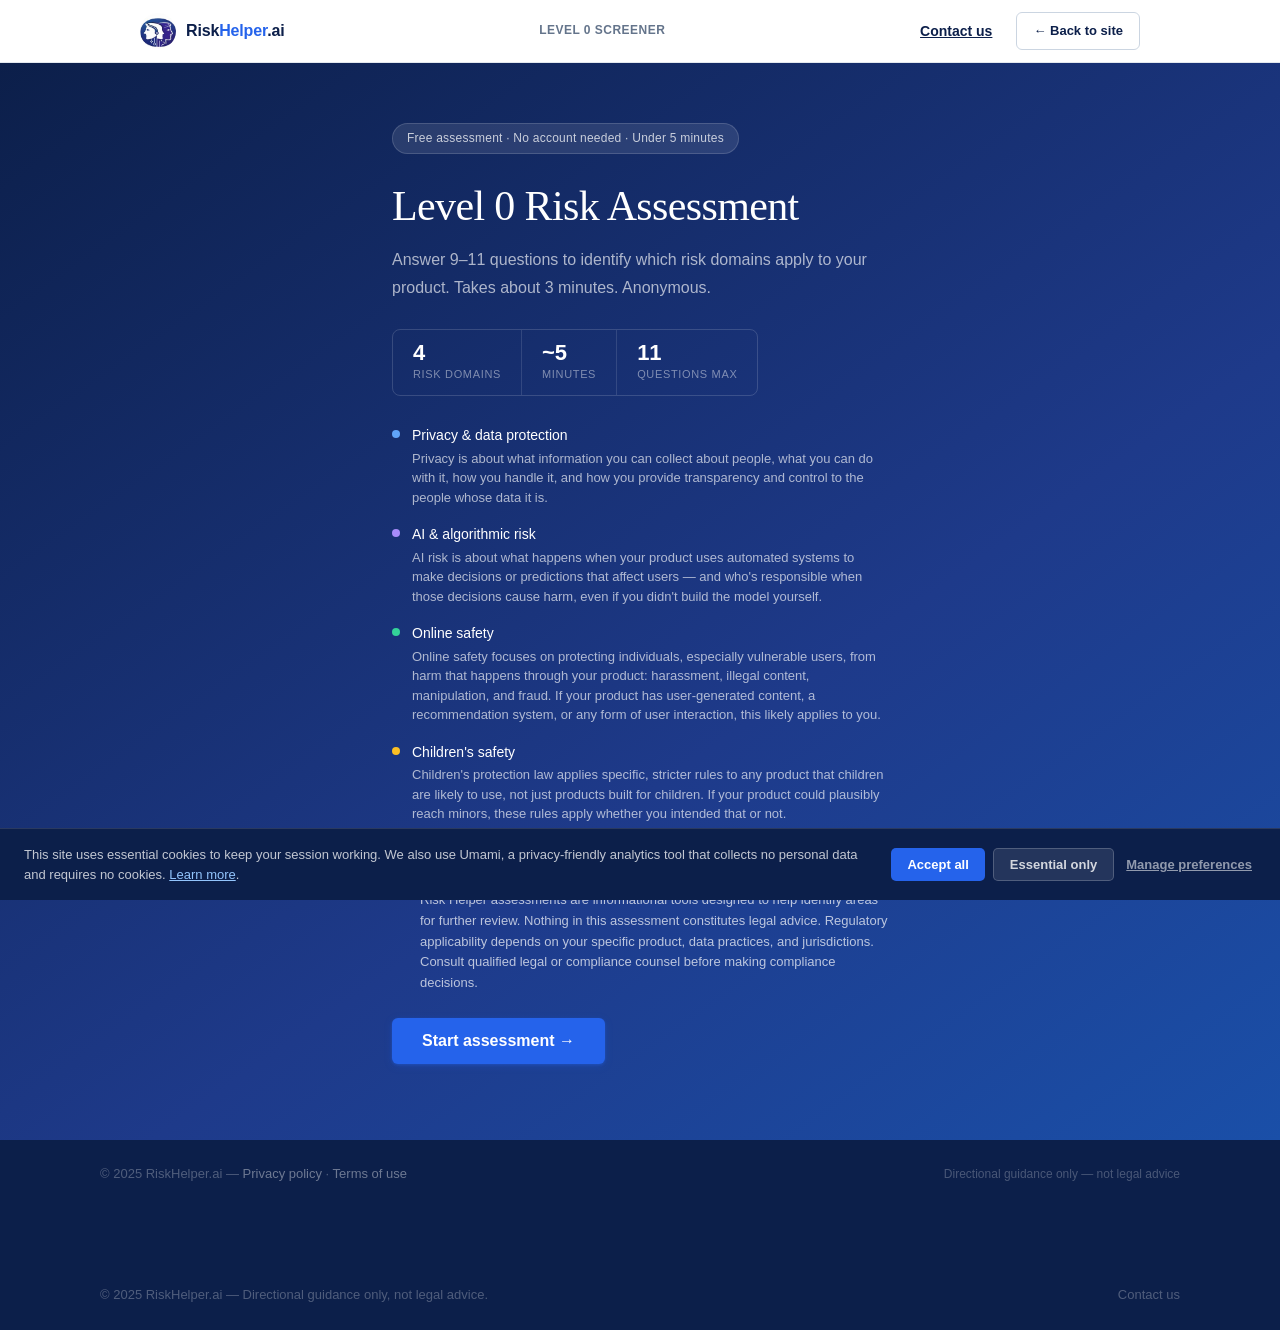
<file: assessment.html>
<!DOCTYPE html>
<html lang="en">

<head>
  <meta charset="UTF-8">
  <meta name="viewport" content="width=device-width, initial-scale=1.0">

  <!-- Security headers -->
  <meta http-equiv="X-Content-Type-Options" content="nosniff" />
  <meta http-equiv="X-Frame-Options" content="SAMEORIGIN" />
  <meta http-equiv="Referrer-Policy" content="strict-origin-when-cross-origin" />
  <meta http-equiv="Permissions-Policy" content="camera=(), microphone=(), geolocation=()" />
  <meta http-equiv="Content-Security-Policy"
    content="default-src 'self' blob:; style-src 'self' https://fonts.googleapis.com 'unsafe-inline'; font-src https://fonts.gstatic.com; script-src 'self' 'unsafe-inline' https://cloud.umami.is; img-src 'self' data:; connect-src 'self' https://cloud.umami.is;" />

  <title>Level 0 Risk Assessment | RiskHelper.ai</title>
  <meta name="description"
    content="Free 5-minute risk screener for Product Managers. Find out which privacy, AI, online safety, and children's risk areas apply to your feature." />
  <meta name="robots" content="noindex" />

  <!-- Fonts (matches homepage) -->
  <link rel="preconnect" href="https://fonts.googleapis.com" />
  <link rel="preconnect" href="https://fonts.gstatic.com" crossorigin />
  <link
    href="https://fonts.googleapis.com/css2?family=Playfair+Display:ital,wght@0,400;0,500;0,600;1,400&family=DM+Sans:ital,opsz,wght@0,9..40,400;0,9..40,500;0,9..40,600;0,9..40,700;1,9..40,400&display=swap"
    rel="stylesheet" />

  <!-- Shared design system -->
  <link rel="stylesheet" href="shared.css" />

  <!-- Assessment-specific styles -->
  <link rel="stylesheet" href="assessment.css" />

</head>

<body class="assessment-page">

  <!-- NAV (matches homepage) -->
  <nav aria-label="Main navigation">
    <div class="nav-inner">
      <a href="index.html" class="logo-lockup" aria-label="RiskHelper.ai home">
        <img class="logo-img"
          src="[data-uri]"
          alt="RiskHelper.ai logo" />
        <span class="logo-wordmark">Risk<span>Helper</span>.ai</span>
      </a>
      <span class="nav-page-label">Level 0 Screener</span>
      <div class="nav-actions">
        <a href="contact.html" style="font-size:14px;font-weight:600;color:var(--navy);margin-right:16px;">Contact
          us</a>
        <a href="index.html" class="btn btn--outline" style="padding:8px 16px;font-size:13px;">← Back to site</a>
      </div>
    </div>
  </nav>

  <main id="app" role="main">

    <!-- INTRO SCREEN -->
    <section id="screen-intro" class="screen active" aria-label="Assessment introduction">
      <div class="intro-content">
        <div class="intro-eyebrow">Free assessment · No account needed · Under 5 minutes</div>
        <h1 id="intro-title"></h1>
        <p id="intro-description" class="intro-desc"></p>
        <div class="intro-stats" aria-label="Assessment overview">
          <div class="stat"><span class="stat-num">4</span><span class="stat-label">risk domains</span></div>
          <div class="stat-divider" aria-hidden="true"></div>
          <div class="stat"><span class="stat-num">~5</span><span class="stat-label">minutes</span></div>
          <div class="stat-divider" aria-hidden="true"></div>
          <div class="stat"><span class="stat-num">11</span><span class="stat-label">questions max</span></div>
        </div>
        <div class="intro-domains" aria-label="Risk domains covered">
          <div class="intro-domain">
            <span class="domain-dot privacy-dot" aria-hidden="true"></span>
            <div>
              <div style="color: #fff; font-weight: 500; margin-bottom: 2px;">Privacy &amp; data protection</div>
              <div style="font-size: 13px; line-height: 1.5; color: rgba(255,255,255,0.65);">Privacy is about what information you can collect about people, what you can do with it, how you handle it, and how you provide transparency and control to the people whose data it is.</div>
            </div>
          </div>
          <div class="intro-domain">
            <span class="domain-dot ai-dot" aria-hidden="true"></span>
            <div>
              <div style="color: #fff; font-weight: 500; margin-bottom: 2px;">AI &amp; algorithmic risk</div>
              <div style="font-size: 13px; line-height: 1.5; color: rgba(255,255,255,0.65);">AI risk is about what happens when your product uses automated systems to make decisions or predictions that affect users — and who's responsible when those decisions cause harm, even if you didn't build the model yourself.</div>
            </div>
          </div>
          <div class="intro-domain">
            <span class="domain-dot safety-dot" aria-hidden="true"></span>
            <div>
              <div style="color: #fff; font-weight: 500; margin-bottom: 2px;">Online safety</div>
              <div style="font-size: 13px; line-height: 1.5; color: rgba(255,255,255,0.65);">Online safety focuses on protecting individuals, especially vulnerable users, from harm that happens through your product: harassment, illegal content, manipulation, and fraud. If your product has user-generated content, a recommendation system, or any form of user interaction, this likely applies to you.</div>
            </div>
          </div>
          <div class="intro-domain">
            <span class="domain-dot children-dot" aria-hidden="true"></span>
            <div>
              <div style="color: #fff; font-weight: 500; margin-bottom: 2px;">Children's safety</div>
              <div style="font-size: 13px; line-height: 1.5; color: rgba(255,255,255,0.65);">Children's protection law applies specific, stricter rules to any product that children are likely to use, not just products built for children. If your product could plausibly reach minors, these rules apply whether you intended that or not.</div>
            </div>
          </div>
        </div>
        <div class="intro-agreement">
          <label for="agree-disclaimer" class="agreement-label">
            <input type="checkbox" id="agree-disclaimer" name="agree-disclaimer">
            <span class="agreement-text">I confirm that I have read and accept the disclaimer</span>
          </label>
          <div class="intro-disclaimer">Risk Helper assessments are informational tools designed to help identify areas for further review. Nothing in this assessment constitutes legal advice. Regulatory applicability depends on your specific product, data practices, and jurisdictions. Consult qualified legal or compliance counsel before making compliance decisions.</div>
        </div>
        <div id="start-warning" class="start-warning hidden" aria-live="polite">Please confirm and accept the disclaimer before starting the assessment</div>
        <button id="btn-start" class="btn btn--primary btn--lg">Start assessment →</button>
      </div>
    </section>

    <!-- QUESTIONS SCREEN -->
    <section id="screen-questions" class="screen" aria-label="Assessment questions">



      <!-- Tab: Screener -->
      <div class="tab-panel active" id="panel-screener" role="tabpanel" aria-labelledby="tab-screener">
        <div class="questions-layout">

          <aside class="sidebar" aria-label="Progress and risk domains">
            <div class="progress-wrap">
              <div class="progress-label">Progress</div>
              <div class="progress-bar-track" role="progressbar" aria-valuemin="0" aria-valuemax="100" aria-valuenow="0"
                id="progress-bar-track">
                <div id="progress-bar" class="progress-bar-fill"></div>
              </div>
              <div id="progress-text" class="progress-text">0 of 0 answered</div>
            </div>

            <div class="live-domains" aria-live="polite" aria-label="Current risk domain status">
              <div class="live-domains-label">Risk domains</div>
              <div id="live-domain-list"></div>
              <div class="live-domains-note">Updates as you answer</div>
            </div>

            <div class="sidebar-note">Greyed questions don't apply based on your answers so far.</div>
          </aside>

          <div class="questions-main">
            <div id="questions-container"></div>
            <div class="submit-row">
              <button id="btn-submit" class="btn btn--primary btn--lg" disabled aria-disabled="true">See my results
                →</button>
              <span class="submit-hint" id="submit-hint" role="status">Answer all active questions to continue</span>
            </div>
          </div>

        </div>
      </div>



    </section>

    <!-- RESULTS SCREEN -->
    <section id="screen-results" class="screen" aria-label="Assessment results">
      <div class="results-layout">
        <div class="results-header">
          <div class="results-header-inner">
            <span class="overline" style="color:#93C5FD;">Your results</span>
            <h2 id="results-headline" style="color:#fff;"></h2>
            <p id="results-summary"
              style="color:rgba(255,255,255,0.65);margin-top:10px;font-size:15px;max-width:580px;"></p>
            <div id="results-summary-table-container"></div>
          </div>
        </div>
        <div class="results-body">
          <div id="results-domains" class="results-domains" role="list" aria-label="Risk domain results"></div>
          <div class="results-footer">
            <div class="results-disclaimer">
              <strong>Important:</strong> This result is directional guidance only. It is not legal advice and is not a
              substitute for review by qualified legal or compliance professionals. Always have your designs reviewed
              before launch.
            </div>
            <div class="results-actions">
              <button id="btn-edit" class="btn btn--outline" onclick="editAnswers()">Edit answers</button>
              <button id="btn-restart" class="btn btn--primary" onclick="restart()">Start new assessment →</button>
            </div>
            <div class="results-next">
              <p style="font-size:13px;color:var(--text-soft);">Want deeper guidance? <a
                  href="mailto:contact@riskhelper.ai" style="color:var(--blue);">Contact us about Level 3 professional
                  review →</a></p>
              <p style="font-size:13px; margin-top:8px; text-align:center;">
                <a href="#" onclick="downloadResults(event)" style="color:var(--blue); font-weight:500; text-decoration:underline;">Download Answers</a>
              </p>
            </div>
          </div>
        </div>
      </div>
    </section>

  </main>

  <!-- FOOTER (simplified for tool page) -->
  <footer style="padding:24px 40px;">
    <div class="footer-bottom" style="max-width:1080px;margin:0 auto;">
      <span>© 2025 RiskHelper.ai — <a href="privacy-policy.html" style="color:rgba(255,255,255,0.4);">Privacy policy</a>
        · <a href="terms.html" style="color:rgba(255,255,255,0.4);">Terms of use</a></span>
      <span style="font-size:12px;color:rgba(255,255,255,0.25);">Directional guidance only — not legal advice</span>
    </div>
  </footer>

  <!-- EMBEDDED CONFIG -->
  <script>
    window.RISKHELPER_CONFIG = {
      "meta": {
        "title": "Risk Helper",
        "subtitle": "Level 0 Risk Assessment",
        "description": "Answer 9\u201311 questions to identify which risk domains apply to your product. Takes about 3 minutes. Anonymous.",
        "version": "6",
        "outOfScope": [
          "Information Security (SOC 2, ISO 27001, encryption, access controls)",
          "Email and SMS Marketing Compliance (CAN-SPAM, TCPA, CASL)",
          "Financial Consumer Protection Law (PCI-DSS, FCRA, UDAAP)",
          "Digital Accessibility (WCAG, ADA Title III)",
          "EU Digital Markets Act (applies to designated gatekeepers only)"
        ]
      },
      "domains": {
        "privacy": { "label": "Privacy and Data Protection", "shortLabel": "Privacy", "description": "What you collect, how you use it, who you share it with" },
        "ai": { "label": "AI and Algorithmic Risk", "shortLabel": "AI & Algorithms", "description": "What AI does, who it affects, what happens when it's wrong" },
        "safety": { "label": "Online Safety and Harm Prevention", "shortLabel": "Online Safety", "description": "Whether the platform can harm users through content, contact, or algorithmic amplification" },
        "children": { "label": "Children and Minors", "shortLabel": "Children", "description": "Age-appropriate design, parental consent, and contact risks for under-18s" }
      },
      "priorities": {
        "elevated": { "label": "Elevated", "note": "Legal review recommended before launch" },
        "standard": { "label": "Flagged", "note": "Assessment recommended at design phase" },
        "lower": { "label": "Lower", "note": "Awareness flagged \u2014 review at Level 1" }
      },
      "blocks": [
        { "id": "1", "label": "Your product and your users" },
        { "id": "2", "label": "Data" },
        { "id": "3", "label": "AI and algorithms" },
        { "id": "4", "label": "Interaction and content" }
      ],
      "questions": [
        {
          "id": "q1a", "block": "1",
          "text": "Who are your customers \u2014 the people or organisations that use or pay for your product?",
          "type": "multi", "showIf": null,
          "options": [
            { "value": "consumers", "label": "Consumers \u2014 members of the public" },
            { "value": "employees", "label": "Employees or internal teams" },
            { "value": "businesses", "label": "Other businesses (your customers are companies, not individuals)" },
            { "value": "notsure", "label": "I'm not sure yet" }
          ],
          "feedback": {
            "consumers": "Consumer-facing products are in scope for all four risk domains. Privacy, AI, Online Safety, and Children flags can all apply.",
            "employees": "Employee-facing tools are in scope for Privacy (employment data has elevated obligations in many jurisdictions) and AI if you use automated scoring or decision systems.",
            "businesses": "B2B products have fewer consumer protection obligations, but Privacy still applies \u2014 especially if your product processes data about your customers' own users. Check Q1b carefully.",
            "notsure": "Treated as consumer-facing for routing purposes. All domains remain open until you have more clarity."
          }
        },
        {
          "id": "q1b", "block": "1",
          "text": "Does your product collect data about, or make decisions that affect, people who are NOT your direct customers or users?",
          "hint": "For example: job applicants, children of your users, patients of your healthcare customers, people whose content you process.",
          "type": "single", "showIf": null,
          "options": [
            { "value": "yes", "label": "Yes" },
            { "value": "no", "label": "No \u2014 we only handle data about our own direct users" },
            { "value": "notsure", "label": "Not sure" }
          ],
          "feedback": {
            "yes": "This is the most commonly missed risk signal. When your product affects people who didn't sign up for it \u2014 job applicants, patients, children of users \u2014 you have obligations to those people even though they're not your customers. Flags Privacy at elevated priority.",
            "no": "Straightforward data subject relationship. Privacy obligations apply to your direct users only.",
            "notsure": "Treated conservatively as Yes. If there's any chance your product affects people outside your direct user base, assume it does until you can confirm otherwise."
          }
        },
        {
          "id": "q2", "block": "1",
          "text": "Do people interact with your product directly?",
          "type": "single", "showIf": null,
          "options": [
            { "value": "yes", "label": "Yes \u2014 it has an app, website, or interface that people use" },
            { "value": "no", "label": "No \u2014 it runs in the background or is accessed only by other systems" }
          ],
          "feedback": {
            "yes": "Direct user interaction keeps Online Safety and Children in scope. UGC, messaging, and age-appropriate design obligations only apply if users can actually interact with the product.",
            "no": "Background or API-only products clear the UGC route for Online Safety. The AI algorithmic harm route can still apply if the product shapes consumer-facing outputs downstream."
          }
        },
        {
          "id": "q3", "block": "2",
          "text": "Does your product collect or use information about people?",
          "type": "multi", "showIf": null,
          "options": [
            { "value": "direct", "label": "Yes \u2014 people give us information directly (accounts, forms, profiles)" },
            { "value": "observed", "label": "Yes \u2014 we observe or track how people use it (behaviour, clicks, location)" },
            { "value": "received", "label": "Yes \u2014 we receive information about people from another system or source" },
            { "value": "no", "label": "No \u2014 it doesn't handle information about identifiable individuals", "exclusive": true }
          ],
          "feedback": {
            "direct": "Direct collection (accounts, forms, profiles) is the clearest privacy trigger. You're the data controller and all core GDPR/CCPA obligations apply.",
            "observed": "Behavioural tracking \u2014 even basic analytics like page views and session duration \u2014 constitutes personal data processing in most jurisdictions. Cookie consent, privacy notices, and retention policies all apply.",
            "received": "Receiving data from another system raises controller vs. processor questions. If you're processing data on behalf of your customer, you may need Data Processing Agreements.",
            "no": "No personal data processing. Privacy domain will not be flagged unless Q1b indicates affected third parties."
          }
        },
        {
          "id": "q4", "block": "2",
          "text": "Does your product handle any of the following?",
          "type": "multi",
          "showIf": { "question": "q3", "hasAnyOf": ["direct", "observed", "received"] },
          "options": [
            { "value": "health", "label": "Health, medical, or wellness data" },
            { "value": "financial", "label": "Financial account or payment data" },
            { "value": "location", "label": "Precise location data" },
            { "value": "biometric", "label": "Biometric data (face recognition, fingerprints, voice identification)" },
            { "value": "orientation", "label": "Sexual orientation, gender identity, or relationship data" },
            { "value": "sensitive", "label": "Political views, religious beliefs, trade union membership, or criminal records" },
            { "value": "under16", "label": "Data about people under 16" },
            { "value": "none", "label": "None of the above", "exclusive": true }
          ],
          "feedback": {
            "health": "GDPR Article 9 special category. Requires explicit consent, often a DPIA, and heightened security measures. Elevates Privacy to high priority.",
            "financial": "Financial account data is sensitive under most privacy laws. PCI-DSS applies if you handle payment card data. Elevates Privacy to high priority.",
            "location": "Precise GPS-level location is sensitive under GDPR and many US state laws. Raises consent and purpose limitation questions. Elevates Privacy.",
            "biometric": "Among the most tightly regulated categories. Illinois BIPA, Texas, Washington have specific biometric laws with private rights of action. GDPR Article 9 applies. Elevates Privacy.",
            "orientation": "Sexual orientation and gender identity are GDPR Article 9 special categories requiring explicit consent or a specific legal basis. Elevates Privacy.",
            "sensitive": "Political opinions, religious beliefs, trade union membership, and criminal convictions are GDPR Article 9/10 categories \u2014 same elevated obligations as health data. Common in HR tools, background checks, civic tech. Elevates Privacy.",
            "under16": "Triggers the Children domain. Data about under-16s is subject to COPPA, GDPR Article 8, and UK Children's Code regardless of whether children are your intended users.",
            "none": "No sensitive categories. Privacy flagged at standard priority based on Q3 selections."
          }
        },
        {
          "id": "q5", "block": "3",
          "text": "Does your product use AI, machine learning, or automated algorithms to do anything?",
          "type": "single", "showIf": null,
          "options": [
            { "value": "yes", "label": "Yes" },
            { "value": "no", "label": "No" },
            { "value": "notsure", "label": "I'm not sure \u2014 it might use a third-party AI tool or automated system" }
          ],
          "feedback": {
            "yes": "AI use confirmed. Q6 determines what type of AI risk applies. The key distinction: does the AI make decisions about people (highest risk), shape what people see (medium), or run entirely behind the scenes (lower risk)?",
            "no": "No AI risk domain flagged. Note: rule-based algorithms and deterministic scoring systems also count as automated processing under GDPR Article 22.",
            "notsure": "Treated conservatively. Third-party AI tools (OpenAI, Google, etc.) count as AI use for compliance purposes \u2014 you can't delegate your obligations to the vendor."
          }
        },
        {
          "id": "q6", "block": "3",
          "text": "What does the AI or algorithm do in your product? Select all that apply.",
          "type": "multi",
          "showIf": { "question": "q5", "equals": "yes" },
          "options": [
            { "value": "generates", "label": "Creates content that users see, read, or act on \u2014 text, images, audio, summaries, or suggestions" },
            { "value": "decides", "label": "Determines an outcome for a specific person or group \u2014 approvals, rejections, pricing, account status, or differential treatment based on predicted characteristics. Applies whether automatic or reviewed by a human." },
            { "value": "shapes", "label": "Shapes what individual users see or experience \u2014 the order, selection, or presentation of content personalised to them" },
            { "value": "analyses", "label": "Processes or evaluates content or data \u2014 detects, categorises, or filters posts, documents, signals, or behaviour. Does not include systems where classification directly determines what a person can access." },
            { "value": "internal", "label": "Runs behind the scenes \u2014 its effect is on internal operations or systems; users don't see or feel it directly" }
          ],
          "feedback": {
            "generates": "AI content generation triggers transparency obligations. Users often have a right to know when content is AI-generated, especially under the EU AI Act.",
            "decides": "Highest-risk AI category. Automated decisions about people trigger GDPR Article 22 (right to human review), EU AI Act high-risk classification, and emerging US state AI laws. Elevates AI to high priority.",
            "shapes": "Personalisation algorithms are in scope for DSA Article 29 transparency in the EU. Consumer-facing personalisation also triggers the Online Safety algorithmic harm route even without UGC.",
            "analyses": "Content and data analysis (moderation, fraud detection, sentiment) carries lower AI urgency \u2014 unless the output directly determines what a person can access, in which case it should be in 'decides'.",
            "internal": "Internal optimisation only. No AI domain flag if this is the only selection."
          }
        },
        {
          "id": "q7", "block": "4",
          "text": "Can people on your product interact with each other or create content?",
          "type": "multi", "showIf": null,
          "options": [
            { "value": "public", "label": "Yes \u2014 users can post, comment, or share content publicly or in groups" },
            { "value": "messaging", "label": "Yes \u2014 users can send direct messages to each other" },
            { "value": "reviews", "label": "Yes \u2014 users can review, rate, or respond to other users' content or profiles" },
            { "value": "no", "label": "No \u2014 users only interact with content we produce and control", "exclusive": true }
          ],
          "feedback": {
            "public": "Public posting is the strongest Online Safety trigger. DSA and UK Online Safety Act impose content moderation, illegal content reporting, and systemic risk assessment obligations. Elevates Online Safety to high priority.",
            "messaging": "Direct messaging creates contact risk \u2014 particularly where children may be present. Illegal content shared via DMs is in scope for UK OSA and DSA. Intersects with the Children domain if Q8 flags minors.",
            "reviews": "User reviews are UGC in most legal frameworks. Content moderation obligations apply. Defamation risk is higher on review platforms (outside this screener's scope).",
            "no": "No user-generated content. Online Safety only flags if AI personalisation is consumer-facing (algorithmic harm route via Q6 + Q1a)."
          }
        },
        {
          "id": "q8a", "block": "4",
          "text": "You mentioned your product handles data about people under 16. Is this because:",
          "type": "single",
          "showIf": { "question": "q4", "includes": "under16" },
          "options": [
            { "value": "designed", "label": "The product is designed for or marketed to children or teenagers" },
            { "value": "incidental", "label": "Children's data is incidentally included \u2014 for example, we process family accounts, or clients send us data that may include minors" },
            { "value": "notsure", "label": "Not sure" }
          ],
          "feedback": {
            "designed": "Products designed for children face the full weight of COPPA, UK Children's Code, and GDPR Article 8. Verifiable parental consent, high privacy by default, no profiling for advertising, and age-appropriate content obligations all apply. Elevates Children to critical priority.",
            "incidental": "Incidental inclusion still creates obligations \u2014 you can't opt out of COPPA because children weren't your intended audience. Data minimisation, retention limits, and parental consent requirements apply to children's data regardless of how it arrived.",
            "notsure": "Treated conservatively. Children's domain flagged at elevated priority. Confirm whether any data subjects are under 16 before launch."
          }
        },
        {
          "id": "q8b", "block": "4",
          "text": "Could someone under 18 realistically use your product or be affected by its decisions?",
          "type": "single",
          "showIf": { "question": "q4", "notIncludes": "under16" },
          "options": [
            { "value": "yes", "label": "Yes \u2014 it's designed for or marketed to children or teenagers" },
            { "value": "possibly", "label": "Possibly \u2014 minors are a realistic part of our user base, even if not the primary audience" },
            { "value": "no", "label": "No \u2014 access is restricted to adults, or minors are not a realistic user of this product" },
            { "value": "notsure", "label": "Not sure" }
          ],
          "feedback": {
            "yes": "Full Children domain obligations apply. COPPA, UK Children's Code, GDPR Article 8, and age-appropriate design requirements all in scope. Elevates Children to critical priority.",
            "possibly": "The UK Children's Code applies if children are a 'significant proportion' of your users \u2014 not just the primary audience. If teenagers use your platform, age-appropriate design defaults apply. Children domain flagged at standard priority.",
            "no": "Children domain cleared. If you have age verification in place, note that its robustness will affect whether regulators accept this position.",
            "notsure": "Treated conservatively. Children domain flagged at elevated priority. Confirm your user age distribution before launch."
          }
        },
        {
          "id": "q9", "block": "4",
          "text": "Where will your users or affected individuals be?",
          "type": "multi", "showIf": null,
          "options": [
            { "value": "us", "label": "Primarily United States" },
            { "value": "uk", "label": "United Kingdom" },
            { "value": "eu", "label": "European Union" },
            { "value": "global", "label": "Global or multiple regions" },
            { "value": "notsure", "label": "I'm not sure" }
          ],
          "feedback": {
            "us": "US privacy law is a patchwork of state laws \u2014 CCPA/CPRA (California), Virginia, Colorado, Connecticut, Texas, and others. COPPA applies federally for children. State AI laws emerging in Colorado, Illinois, and others.",
            "uk": "UK GDPR and Data (Use & Access) Act 2025 apply. UK Online Safety Act 2023 applies to user-to-user platforms. UK Children's Code applies broadly. ICO is the regulator.",
            "eu": "GDPR applies. EU AI Act is now in force (phased through 2027). DSA applies to intermediary services. Strongest regulatory obligations across all four domains.",
            "global": "Treated as EU + UK + US combined \u2014 most stringent standards across all flagged domains.",
            "notsure": "Treated as global \u2014 most stringent standards applied. Better to over-assess than under-assess when jurisdiction is uncertain."
          }
        }
      ],
      "routing": {
        "privacy": {
          "flag": [
            { "anyOf": { "q3": ["direct", "observed", "received"] } },
            { "anyOf": { "q1b": ["yes", "notsure"] } }
          ],
          "elevate": [
            { "anyOf": { "q4": ["health", "financial", "location", "biometric", "orientation", "sensitive"] } },
            { "anyOf": { "q1b": ["yes"] } }
          ]
        },
        "ai": {
          "flag": [
            { "all": { "q5": ["yes"], "q6_any": ["generates", "decides", "shapes", "analyses"] } }
          ],
          "elevate": [{ "anyOf": { "q6": ["decides"] } }],
          "lower": [{ "only": { "q6": ["analyses"] } }]
        },
        "safety": {
          "flag": [{ "anyOf": { "q7": ["public", "messaging", "reviews"] } }],
          "elevate": [{ "anyOf": { "q7": ["public"] } }]
        },
        "children": {
          "flag": [
            { "anyOf": { "q4": ["under16"] } },
            { "anyOf": { "q8a": ["designed", "incidental", "notsure"] } },
            { "anyOf": { "q8b": ["yes", "possibly", "notsure"] } }
          ],
          "elevate": [
            { "anyOf": { "q8a": ["designed"] } },
            { "anyOf": { "q8b": ["yes"] } }
          ]
        }
      }
    };
  </script>

  <footer>
    <div class="footer-bottom">
      <span>© 2025 RiskHelper.ai — Directional guidance only, not legal advice.</span>
      <a href="contact.html">Contact us</a>
    </div>
  </footer>

  <!-- COOKIE CONSENT BANNER -->
  <div id="cookie-banner" class="hidden" role="dialog" aria-label="Cookie consent" aria-live="polite">
    <p>
      This site uses essential cookies to keep your session working. We also use Umami, a privacy-friendly analytics tool that collects no personal data and requires no cookies.
      <a href="privacy-policy.html#cookies">Learn more</a>.
    </p>
    <div class="cookie-actions">
      <button class="cookie-btn cookie-btn--accept" id="cookie-accept">Accept all</button>
      <button class="cookie-btn cookie-btn--reject" id="cookie-reject">Essential only</button>
      <button class="cookie-btn cookie-btn--manage" id="cookie-manage">Manage preferences</button>
    </div>
  </div>

  <script defer src="https://cloud.umami.is/script.js" data-website-id="539d8b41-ef4f-4463-9d4b-42e563768538"></script>

  <!-- ASSESSMENT LOGIC -->
  <script src="assessment.js"></script>

  <!-- SHARED JS (nav, cookie consent) -->
  <script src="shared.js"></script>

  <!-- HELP TRIGGER LOGIC -->
  <script>
    async function initHelp() {
      let helpData;

      try {
        const response = await fetch('assessment-help.json');
        helpData = await response.json();
      } catch (err) {
        console.warn('Help content could not be loaded. Please ensure you are running a local server (e.g. VS Code Live Server) and not opening the file directly via file:// protocol, as browsers block local fetch requests.', err);
        return;
      }

      document.querySelectorAll('.help-trigger').forEach(btn => {
        const questionId = btn.getAttribute('aria-controls').replace('help-', '');

        // Validate — warn if a trigger has no matching JSON entry
        if (!helpData[questionId]) {
          console.warn(`No help content found for question ID: "${questionId}". Check assessment-help.json.`);
          return;
        }

        const data = helpData[questionId];

        // Build the panel
        const panel = document.createElement('div');
        panel.id = `help-${questionId}`;
        panel.className = 'help-panel';
        panel.hidden = true;

        const why = document.createElement('p');
        why.className = 'help-why';
        why.innerHTML = `<strong>Why we're asking</strong><br>${data.why}`;
        panel.appendChild(why);

        if (data.answers && data.answers.length > 0) {
          const answersWrapper = document.createElement('div');
          answersWrapper.className = 'help-answers';

          const heading = document.createElement('p');
          heading.innerHTML = '<strong>What each answer means</strong>';
          answersWrapper.appendChild(heading);

          data.answers.forEach(answer => {
            const p = document.createElement('p');
            p.innerHTML = `<strong>${answer.label}:</strong> ${answer.text}`;
            answersWrapper.appendChild(p);
          });

          panel.appendChild(answersWrapper);
        }

        // Insert panel immediately after the trigger button
        btn.insertAdjacentElement('afterend', panel);

        // Wire up toggle
        btn.addEventListener('click', () => {
          const expanded = btn.getAttribute('aria-expanded') === 'true';
          btn.setAttribute('aria-expanded', String(!expanded));
          panel.hidden = expanded;
        });
      });
    }

    initHelp();
  </script>

</body>

</html>
</file>
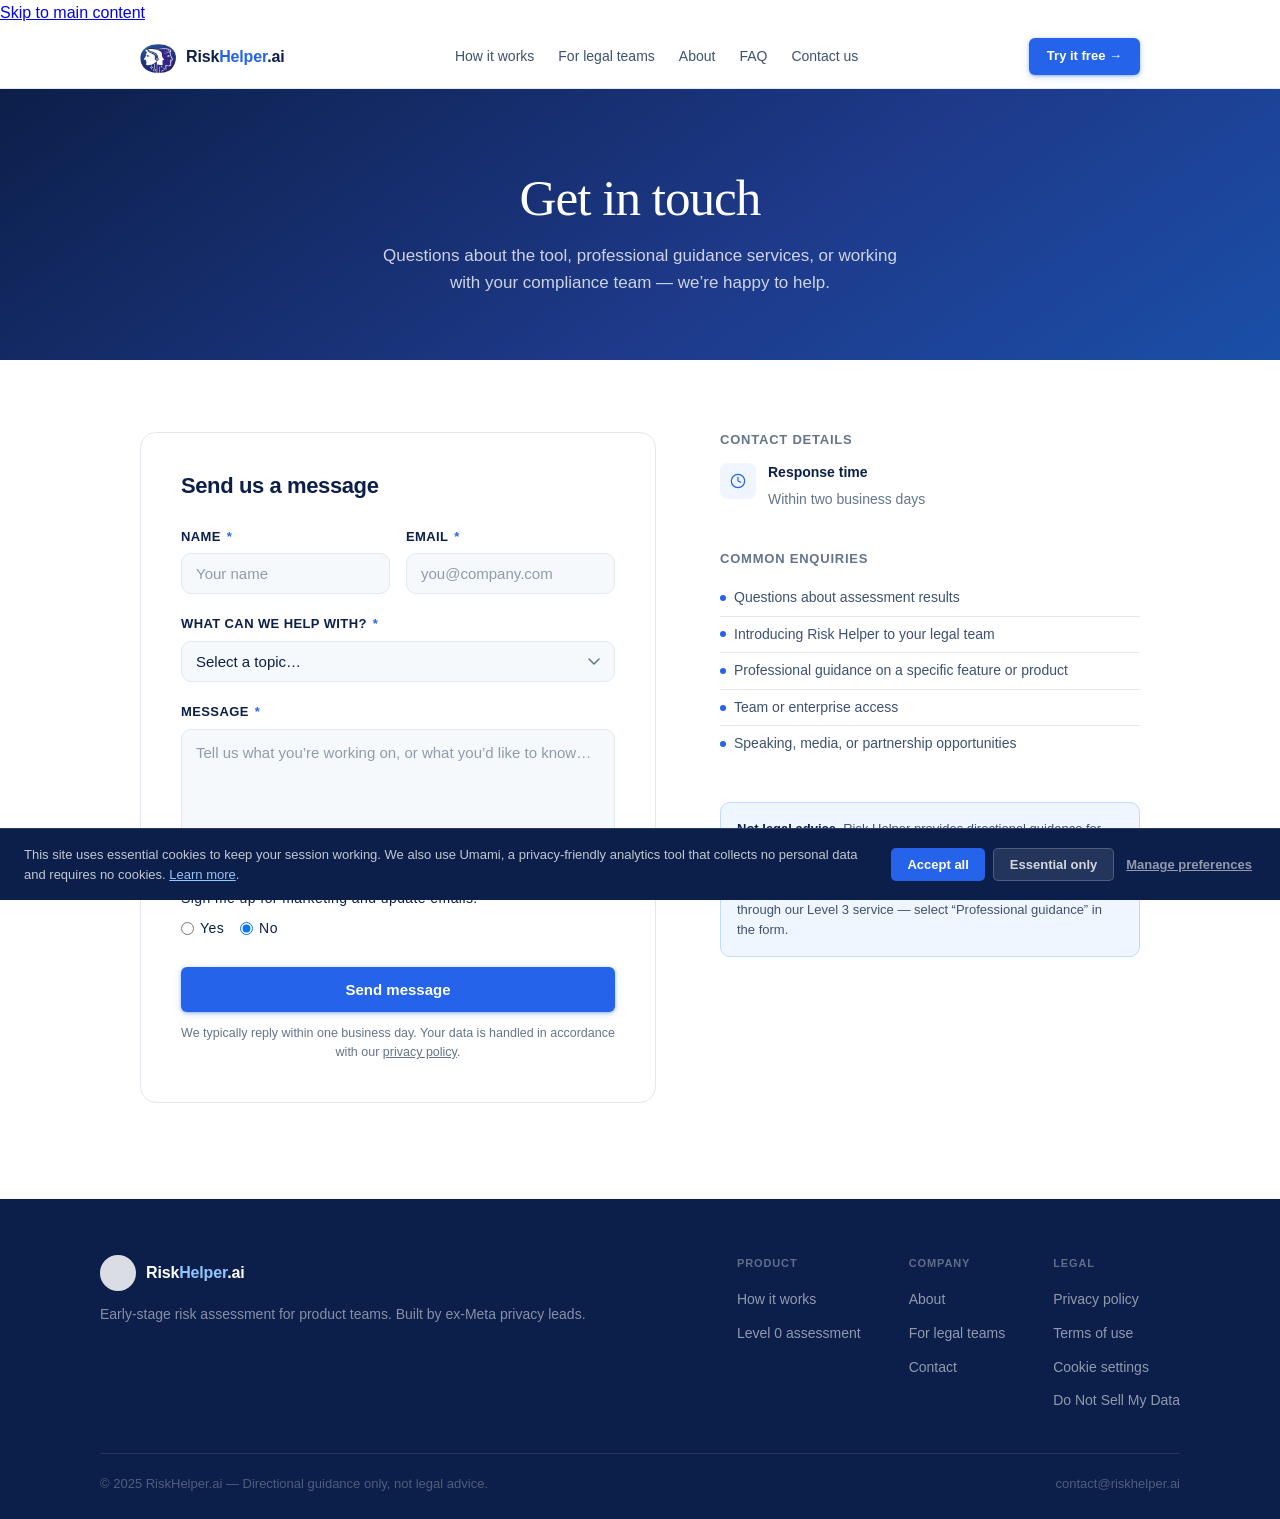
<file: contact.html>
<!DOCTYPE html>
<html lang="en">

<head>
  <meta charset="UTF-8" />
  <meta name="viewport" content="width=device-width, initial-scale=1.0" />
  <title>Contact — RiskHelper.ai</title>
  <meta name="description"
    content="Get in touch with the RiskHelper.ai team. Questions about the assessment tool, professional guidance, or working with your compliance team." />

  <!-- Security headers -->
  <meta http-equiv="Content-Security-Policy"
    content="default-src 'self'; style-src 'self' https://fonts.googleapis.com 'unsafe-inline'; font-src https://fonts.gstatic.com; script-src 'self' 'unsafe-inline' https://cloud.umami.is; img-src 'self' data:; connect-src 'self' https://formspree.io https://cloud.umami.is;" />
  <meta http-equiv="X-Frame-Options" content="SAMEORIGIN" />
  <meta http-equiv="X-Content-Type-Options" content="nosniff" />
  <meta name="referrer" content="strict-origin-when-cross-origin" />
  <meta http-equiv="Permissions-Policy" content="camera=(), microphone=(), geolocation=()" />

  <link rel="preconnect" href="https://fonts.googleapis.com" />
  <link rel="preconnect" href="https://fonts.gstatic.com" crossorigin />
  <link
    href="https://fonts.googleapis.com/css2?family=Playfair+Display:ital,wght@0,400;0,500;1,400&family=DM+Sans:wght@400;500;600;700&display=swap"
    rel="stylesheet" />

  <link rel="stylesheet" href="shared.css" />

  <style>
    /* ── Page-specific styles ── */
    .contact-hero {
      background: linear-gradient(145deg, var(--navy) 0%, var(--indigo) 60%, #1a4fa8 100%);
      padding: 80px 0 64px;
      text-align: center;
    }

    .contact-hero h1 {
      font-family: 'Playfair Display', Georgia, serif;
      font-size: clamp(32px, 4vw, 52px);
      font-weight: 400;
      color: #fff;
      line-height: 1.12;
      letter-spacing: -0.02em;
      margin-bottom: 16px;
    }

    .contact-hero p {
      color: rgba(255, 255, 255, 0.78);
      font-size: 17px;
      max-width: 520px;
      margin: 0 auto;
      line-height: 1.6;
    }

    /* ── Layout ── */
    .contact-body {
      padding: 72px 0 96px;
    }

    .contact-grid {
      display: grid;
      grid-template-columns: 1fr 420px;
      gap: 64px;
      align-items: start;
    }

    @media (max-width: 820px) {
      .contact-grid {
        grid-template-columns: 1fr;
        gap: 48px;
      }

      .contact-sidebar {
        order: -1;
      }
    }

    /* ── Form ── */
    .form-card {
      background: var(--bg-card);
      border: 1px solid var(--border);
      border-radius: var(--radius-lg);
      padding: 40px;
    }

    .form-card h2 {
      font-size: 22px;
      font-weight: 700;
      font-family: 'DM Sans', sans-serif;
      color: var(--navy);
      margin-bottom: 28px;
    }

    .form-group {
      margin-bottom: 20px;
    }

    .form-group label {
      display: block;
      font-size: 13px;
      font-weight: 600;
      color: var(--navy);
      letter-spacing: 0.03em;
      text-transform: uppercase;
      margin-bottom: 6px;
    }

    .form-group label .req {
      color: var(--blue);
      margin-left: 2px;
    }

    .form-group input,
    .form-group select,
    .form-group textarea {
      width: 100%;
      padding: 11px 14px;
      font-family: 'DM Sans', sans-serif;
      font-size: 15px;
      color: var(--text);
      background: var(--bg);
      border: 1.5px solid var(--border);
      border-radius: var(--radius);
      transition: border-color 0.15s, box-shadow 0.15s;
      appearance: none;
      -webkit-appearance: none;
    }

    .form-group select {
      background-image: url("data:image/svg+xml,%3Csvg xmlns='http://www.w3.org/2000/svg' width='12' height='8' viewBox='0 0 12 8'%3E%3Cpath d='M1 1l5 5 5-5' stroke='%2364748B' stroke-width='1.5' fill='none' stroke-linecap='round'/%3E%3C/svg%3E");
      background-repeat: no-repeat;
      background-position: right 14px center;
      padding-right: 36px;
      cursor: pointer;
    }

    .form-group input:focus,
    .form-group select:focus,
    .form-group textarea:focus {
      outline: none;
      border-color: var(--blue);
      box-shadow: 0 0 0 3px rgba(37, 99, 235, 0.12);
      background: #fff;
    }

    .form-group input::placeholder,
    .form-group textarea::placeholder {
      color: var(--text-soft);
      opacity: 0.7;
    }

    .form-group textarea {
      resize: vertical;
      min-height: 130px;
      line-height: 1.6;
    }

    .form-row {
      display: grid;
      grid-template-columns: 1fr 1fr;
      gap: 16px;
    }

    @media (max-width: 520px) {
      .form-row {
        grid-template-columns: 1fr;
      }
    }

    /* Honeypot — visually hidden from humans */
    .honeypot-field {
      position: absolute;
      left: -9999px;
      width: 1px;
      height: 1px;
      overflow: hidden;
    }

    /* Submit area */
    .form-submit-area {
      margin-top: 28px;
    }

    .form-submit-area .btn {
      width: 100%;
      justify-content: center;
      padding: 14px 24px;
      font-size: 15px;
    }

    .form-note {
      margin-top: 12px;
      font-size: 12.5px;
      color: var(--text-soft);
      text-align: center;
      line-height: 1.5;
    }

    .form-note a {
      color: var(--text-soft);
      text-decoration: underline;
    }

    /* Status messages */
    .form-status {
      display: none;
      border-radius: var(--radius);
      padding: 14px 18px;
      font-size: 14px;
      line-height: 1.5;
      margin-bottom: 20px;
    }

    .form-status--success {
      background: #f0fdf4;
      border: 1px solid #bbf7d0;
      color: #166534;
    }

    .form-status--error {
      background: #fef2f2;
      border: 1px solid #fecaca;
      color: #991b1b;
    }

    .form-status[aria-hidden="false"] {
      display: block;
    }

    /* ── Sidebar ── */
    .sidebar-section {
      margin-bottom: 40px;
    }

    .sidebar-section h3 {
      font-size: 13px;
      font-weight: 700;
      letter-spacing: 0.06em;
      text-transform: uppercase;
      color: var(--text-soft);
      margin-bottom: 12px;
    }

    .sidebar-item {
      display: flex;
      align-items: flex-start;
      gap: 12px;
      margin-bottom: 16px;
    }

    .sidebar-icon {
      width: 36px;
      height: 36px;
      border-radius: 8px;
      background: var(--blue-lt);
      display: flex;
      align-items: center;
      justify-content: center;
      flex-shrink: 0;
      margin-top: 2px;
    }

    .sidebar-icon svg {
      width: 16px;
      height: 16px;
      stroke: var(--blue);
    }

    .sidebar-item-text strong {
      display: block;
      font-size: 14px;
      font-weight: 600;
      color: var(--navy);
      margin-bottom: 2px;
    }

    .sidebar-item-text span {
      font-size: 14px;
      color: var(--text-soft);
      line-height: 1.5;
    }

    .sidebar-item-text a {
      color: var(--blue);
      text-decoration: none;
    }

    .sidebar-item-text a:hover {
      text-decoration: underline;
    }

    .use-case-list {
      list-style: none;
      padding: 0;
    }

    .use-case-list li {
      font-size: 14px;
      color: var(--text-mid);
      padding: 8px 0;
      border-bottom: 1px solid var(--border);
      display: flex;
      align-items: center;
      gap: 8px;
      line-height: 1.4;
    }

    .use-case-list li:last-child {
      border-bottom: none;
    }

    .use-case-list li::before {
      content: '';
      width: 6px;
      height: 6px;
      border-radius: 50%;
      background: var(--blue);
      flex-shrink: 0;
    }

    .disclaimer-box {
      background: var(--blue-lt);
      border: 1px solid var(--blue-mid);
      border-radius: var(--radius);
      padding: 16px;
    }

    .disclaimer-box p {
      font-size: 13px;
      color: var(--text-mid);
      line-height: 1.55;
    }

    .disclaimer-box p strong {
      color: var(--navy);
    }
  </style>

</head>

<body>
  <a href="#main-content" class="skip-link">Skip to main content</a>

  <nav aria-label="Main navigation">
    <div class="nav-inner">
      <a href="index.html" class="logo-lockup" aria-label="RiskHelper.ai home">
        <img class="logo-img"
          src="[data-uri]"
          alt="RiskHelper.ai logo" />
        <span class="logo-wordmark">Risk<span>Helper</span>.ai</span>
      </a>

      <ul class="nav-links" role="list">
        <li><a href="index.html#how-it-works">How it works</a></li>
        <li><a href="index.html#compliance">For legal teams</a></li>
        <li><a href="index.html#founders">About</a></li>
        <li><a href="index.html#faq">FAQ</a></li>
        <li><a href="contact.html">Contact us</a></li>
      </ul>

      <div class="nav-actions">
        <a href="assessment.html" class="btn btn--primary" style="padding:8px 18px;font-size:13px;">Try it free →</a>
        <button class="nav-hamburger" aria-label="Open menu" aria-expanded="false" id="hamburger">
          <span></span><span></span><span></span>
        </button>
      </div>
    </div>
  </nav>

  <div class="nav-mobile" id="mobileNav" role="navigation" aria-label="Mobile navigation">
    <a href="index.html#how-it-works">How it works</a>
    <a href="index.html#compliance">For legal teams</a>
    <a href="index.html#founders">About</a>
    <a href="index.html#faq">FAQ</a>
    <a href="contact.html">Contact us</a>
    <a href="assessment.html" style="color:var(--blue);font-weight:700;margin-top:4px;">Try it free →</a>
  </div>

  <main id="main-content">

    <!-- HERO -->
    <section class="contact-hero" aria-label="Contact page header">
      <div class="container">
        <h1>Get in touch</h1>
        <p>Questions about the tool, professional guidance services, or working with your compliance team — we&rsquo;re
          happy to help.</p>
      </div>
    </section>

    <!-- CONTACT BODY -->
    <section class="contact-body" aria-label="Contact form and information">
      <div class="container">
        <div class="contact-grid">

          <!-- FORM -->
          <div>
            <div class="form-card">
              <h2>Send us a message</h2>

              <!-- Success / error messages -->
              <div class="form-status form-status--success" id="form-success" role="alert" aria-hidden="true"
                aria-live="polite">
                <strong>Message sent.</strong> We&rsquo;ll get back to you within one business day.
              </div>
              <div class="form-status form-status--error" id="form-error" role="alert" aria-hidden="true"
                aria-live="polite">
                <strong>Something went wrong.</strong> Please try again, or email us directly at <a
                  href="mailto:contact@riskhelper.ai">contact@riskhelper.ai</a>.
              </div>

              <form id="contact-form" action="https://formspree.io/f/xdaljwnv" method="POST" novalidate>
                <!-- Formspree honeypot — catches bots, invisible to humans -->
                <div class="honeypot-field" aria-hidden="true">
                  <label for="bot-field">Leave this empty</label>
                  <input type="text" id="bot-field" name="_gotcha" tabindex="-1" autocomplete="off" />
                </div>

                <!-- Redirect Formspree to handle via JS (no page redirect) -->
                <input type="hidden" name="_subject" value="New contact from RiskHelper.ai" />

                <div class="form-row">
                  <div class="form-group">
                    <label for="name">Name <span class="req" aria-hidden="true">*</span></label>
                    <input type="text" id="name" name="name" placeholder="Your name" autocomplete="name" required
                      aria-required="true" />
                  </div>
                  <div class="form-group">
                    <label for="email">Email <span class="req" aria-hidden="true">*</span></label>
                    <input type="email" id="email" name="email" placeholder="you@company.com" autocomplete="email"
                      required aria-required="true" />
                  </div>
                </div>

                <div class="form-group">
                  <label for="topic">What can we help with? <span class="req" aria-hidden="true">*</span></label>
                  <select id="topic" name="topic" required aria-required="true">
                    <option value="" disabled selected>Select a topic&hellip;</option>
                    <option value="tool-question">Question about the assessment tool</option>
                    <option value="professional-guidance">Professional guidance services (Level 3)</option>
                    <option value="legal-team">Using Risk Helper with a legal or compliance team</option>
                    <option value="enterprise">Enterprise or team access</option>
                    <option value="partnership">Partnership or integration enquiry</option>
                    <option value="press">Press or media</option>
                    <option value="other">Something else</option>
                  </select>
                </div>

                <div class="form-group">
                  <label for="message">Message <span class="req" aria-hidden="true">*</span></label>
                  <textarea id="message" name="message"
                    placeholder="Tell us what you&rsquo;re working on, or what you&rsquo;d like to know&hellip;"
                    required aria-required="true"></textarea>
                </div>

                <div class="form-group">
                  <label
                    style="margin-bottom: 8px; font-weight: 500; font-size: 14px; text-transform: none; color: var(--text);">Sign
                    me up for marketing and update emails.</label>
                  <div style="display: flex; gap: 16px;">
                    <label
                      style="display: flex; align-items: center; gap: 6px; font-weight: 400; font-size: 14px; text-transform: none; margin: 0; cursor: pointer; color: var(--text);">
                      <input type="radio" name="marketing_optin" value="yes"
                        style="appearance: auto; -webkit-appearance: auto; width: auto; height: auto; margin: 0; padding: 0; border: none; cursor: pointer;">
                      Yes
                    </label>
                    <label
                      style="display: flex; align-items: center; gap: 6px; font-weight: 400; font-size: 14px; text-transform: none; margin: 0; cursor: pointer; color: var(--text);">
                      <input type="radio" name="marketing_optin" value="no" checked
                        style="appearance: auto; -webkit-appearance: auto; width: auto; height: auto; margin: 0; padding: 0; border: none; cursor: pointer;">
                      No
                    </label>
                  </div>
                </div>

                <div class="form-submit-area">
                  <button type="submit" class="btn btn--primary" id="submit-btn">
                    Send message
                  </button>
                  <p class="form-note">
                    We typically reply within one business day.
                    Your data is handled in accordance with our <a href="privacy-policy.html">privacy policy</a>.
                  </p>
                </div>
              </form>
            </div>
          </div>

          <!-- SIDEBAR -->
          <aside class="contact-sidebar">

            <div class="sidebar-section">
              <h3>Contact details</h3>

              <div class="sidebar-item">
                <div class="sidebar-icon" aria-hidden="true">
                  <svg viewBox="0 0 24 24" fill="none" stroke-width="1.8" stroke-linecap="round"
                    stroke-linejoin="round">
                    <circle cx="12" cy="12" r="10" />
                    <polyline points="12 6 12 12 16 14" />
                  </svg>
                </div>
                <div class="sidebar-item-text">
                  <strong>Response time</strong>
                  <span>Within two business days</span>
                </div>
              </div>
            </div>

            <div class="sidebar-section">
              <h3>Common enquiries</h3>
              <ul class="use-case-list">
                <li>Questions about assessment results</li>
                <li>Introducing Risk Helper to your legal team</li>
                <li>Professional guidance on a specific feature or product</li>
                <li>Team or enterprise access</li>
                <li>Speaking, media, or partnership opportunities</li>
              </ul>
            </div>

            <div class="sidebar-section">
              <div class="disclaimer-box">
                <p><strong>Not legal advice.</strong> Risk Helper provides directional guidance for early-stage product
                  decisions. It is not a substitute for review by qualified legal or compliance professionals. If you
                  need professional advice on a specific matter, we offer human review through our Level 3 service
                  &mdash; select &ldquo;Professional guidance&rdquo; in the form.</p>
              </div>
            </div>

          </aside>

        </div>
      </div>
    </section>

  </main>

  <footer>
    <div class="footer-top">
      <div class="footer-brand">
        <a href="index.html" class="footer-logo-lockup" aria-label="RiskHelper.ai home">
          <img class="logo-img"
            src="[data-uri]"
            alt="RiskHelper.ai logo" />
          <span class="logo-wordmark">Risk<span>Helper</span>.ai</span>
        </a>
        <p>Early-stage risk assessment for product teams. Built by ex-Meta privacy leads.</p>
      </div>
      <div class="footer-links-group">
        <h5>Product</h5>
        <ul>
          <li><a href="#how-it-works">How it works</a></li>
          <li><a href="assessment.html">Level 0 assessment</a></li>
        </ul>
      </div>
      <div class="footer-links-group">
        <h5>Company</h5>
        <ul>
          <li><a href="#founders">About</a></li>
          <li><a href="#compliance">For legal teams</a></li>
          <li><a href="contact.html">Contact</a></li>
        </ul>
      </div>
      <div class="footer-links-group">
        <h5>Legal</h5>
        <ul>
          <li><a href="privacy-policy.html">Privacy policy</a></li>
          <li><a href="terms.html">Terms of use</a></li>
          <li><a href="#" id="open-cookie-settings">Cookie settings</a></li>
          <li><a href="privacy-policy.html#california">Do Not Sell My Data</a></li>
        </ul>
      </div>
    </div>
    <div class="footer-bottom">
      <span>© 2025 RiskHelper.ai — Directional guidance only, not legal advice.</span>
      <a href="mailto:contact@riskhelper.ai">contact@riskhelper.ai</a>
    </div>
  </footer>

  <!-- COOKIE CONSENT BANNER -->
  <div id="cookie-banner" class="hidden" role="dialog" aria-label="Cookie consent" aria-live="polite">
    <p>
      This site uses essential cookies to keep your session working. We also use Umami, a privacy-friendly analytics tool that collects no personal data and requires no cookies.
      <a href="privacy-policy.html#cookies">Learn more</a>.
    </p>
    <div class="cookie-actions">
      <button class="cookie-btn cookie-btn--accept" id="cookie-accept">Accept all</button>
      <button class="cookie-btn cookie-btn--reject" id="cookie-reject">Essential only</button>
      <button class="cookie-btn cookie-btn--manage" id="cookie-manage">Manage preferences</button>
    </div>
  </div>



  <script defer src="https://cloud.umami.is/script.js" data-website-id="539d8b41-ef4f-4463-9d4b-42e563768538"></script>

  <script src="shared.js"></script>
  <script>
    // ── Cookie settings link ──────────────────────────────────────────────────
    document.getElementById('open-cookie-settings').addEventListener('click', (e) => {
      e.preventDefault();
      window.RH.resetConsent();
    });

    // ── Form: async submission via Formspree ──────────────────────────────────
    const form = document.getElementById('contact-form');
    const submitBtn = document.getElementById('submit-btn');
    const successMsg = document.getElementById('form-success');
    const errorMsg = document.getElementById('form-error');

    function showStatus(el) {
      [successMsg, errorMsg].forEach(e => {
        e.style.display = 'none';
        e.setAttribute('aria-hidden', 'true');
      });
      el.style.display = 'block';
      el.setAttribute('aria-hidden', 'false');
      el.scrollIntoView({ behavior: 'smooth', block: 'nearest' });
    }

    form.addEventListener('submit', async (e) => {
      e.preventDefault();

      // Basic client-side validation
      const requiredFields = form.querySelectorAll('[required]');
      let valid = true;
      requiredFields.forEach(field => {
        if (!field.value.trim()) {
          field.focus();
          valid = false;
        }
      });
      if (!valid) return;

      submitBtn.textContent = 'Sending…';
      submitBtn.disabled = true;

      try {
        const data = new FormData(form);
        const response = await fetch(form.action, {
          method: 'POST',
          body: data,
          headers: { 'Accept': 'application/json' },
        });

        if (response.ok) {
          form.reset();
          showStatus(successMsg);
          submitBtn.textContent = 'Message sent';
        } else {
          throw new Error('Non-OK response');
        }
      } catch (err) {
        showStatus(errorMsg);
        submitBtn.textContent = 'Send message';
        submitBtn.disabled = false;
      }
    });
  </script>

</body>

</html>
</file>
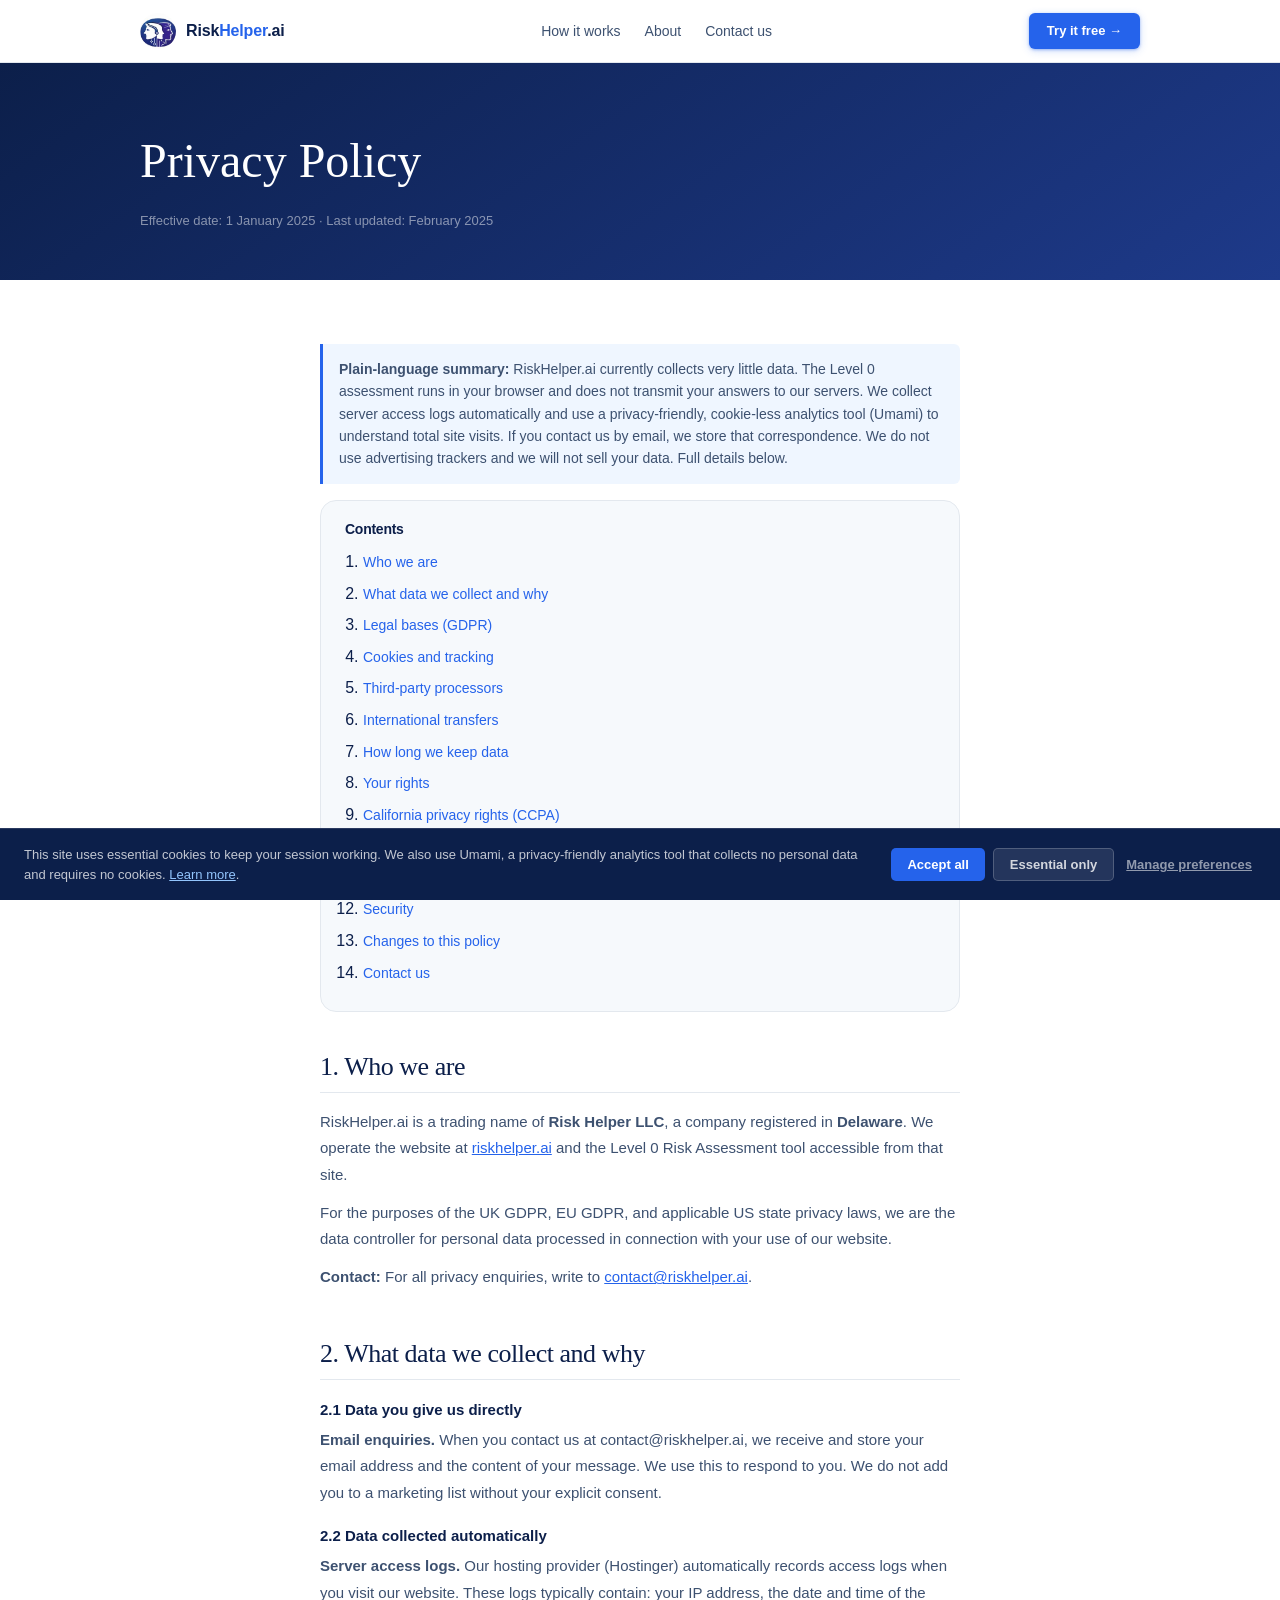
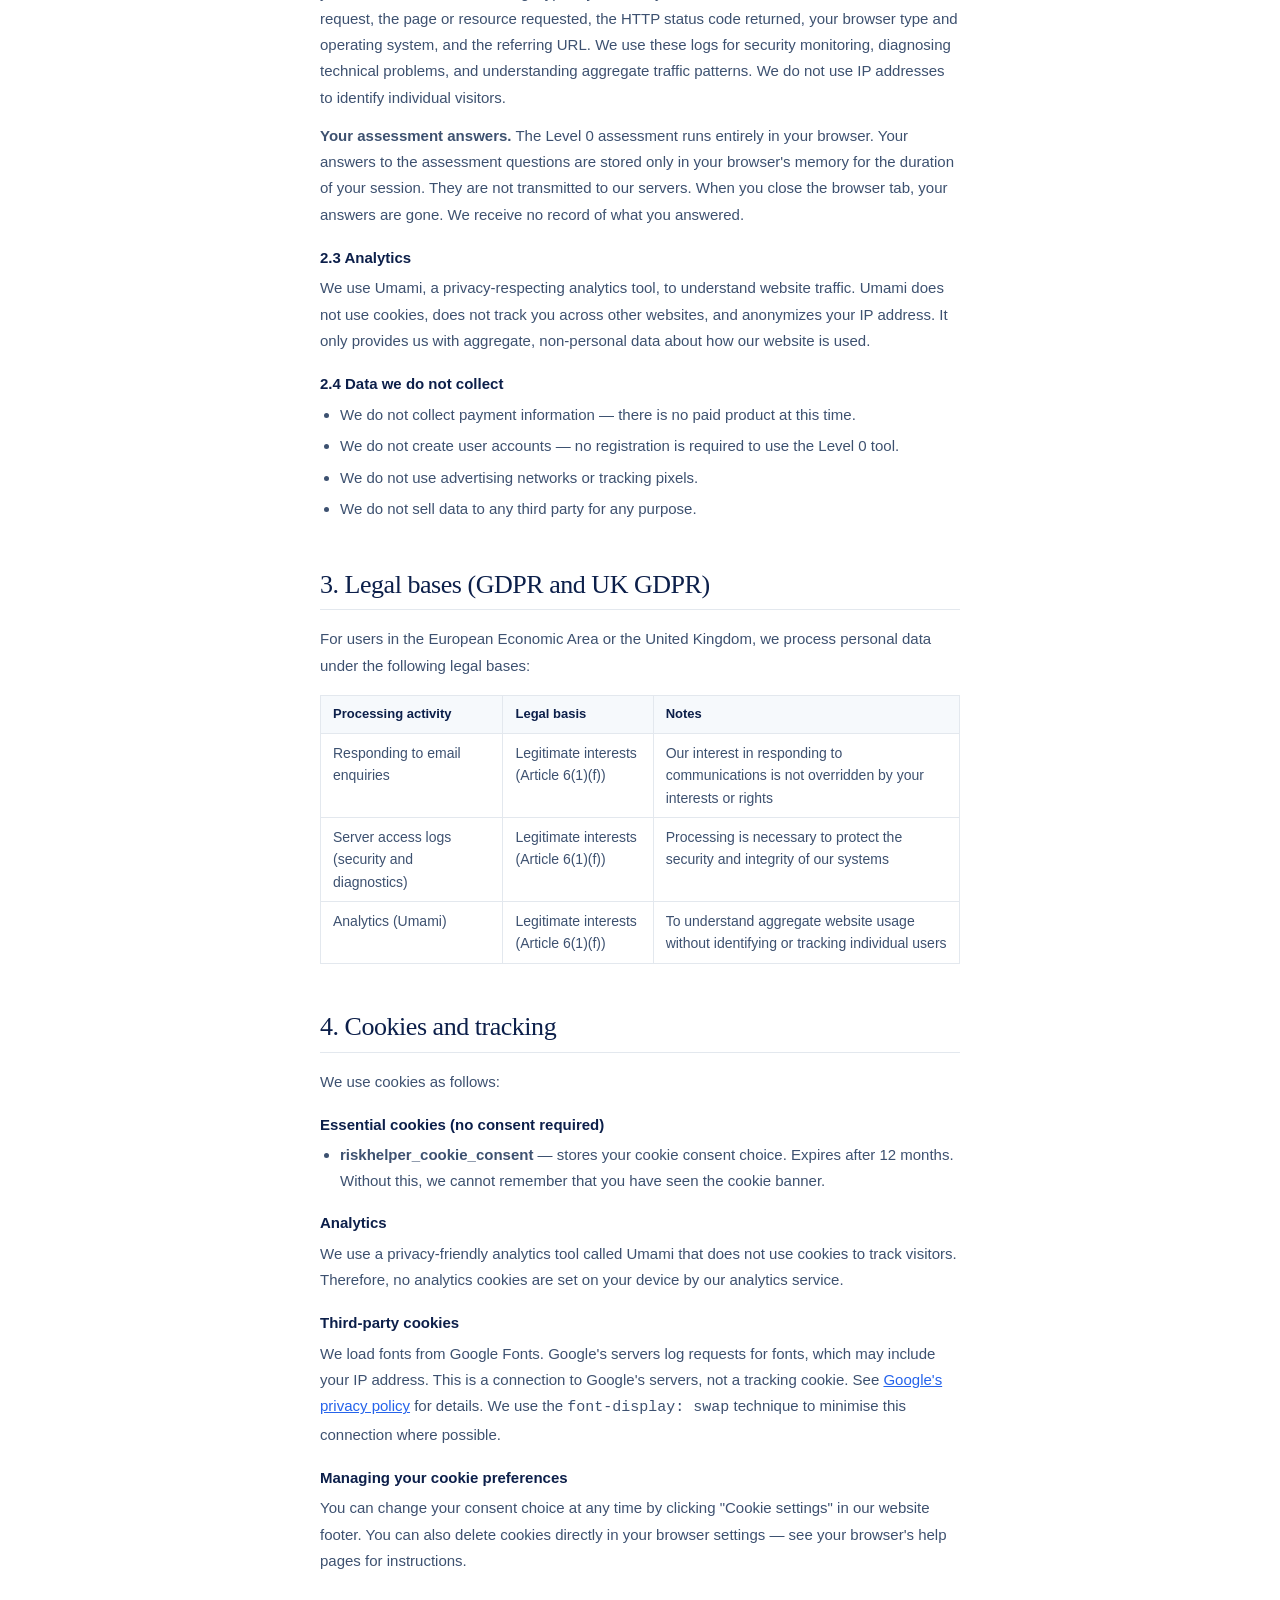
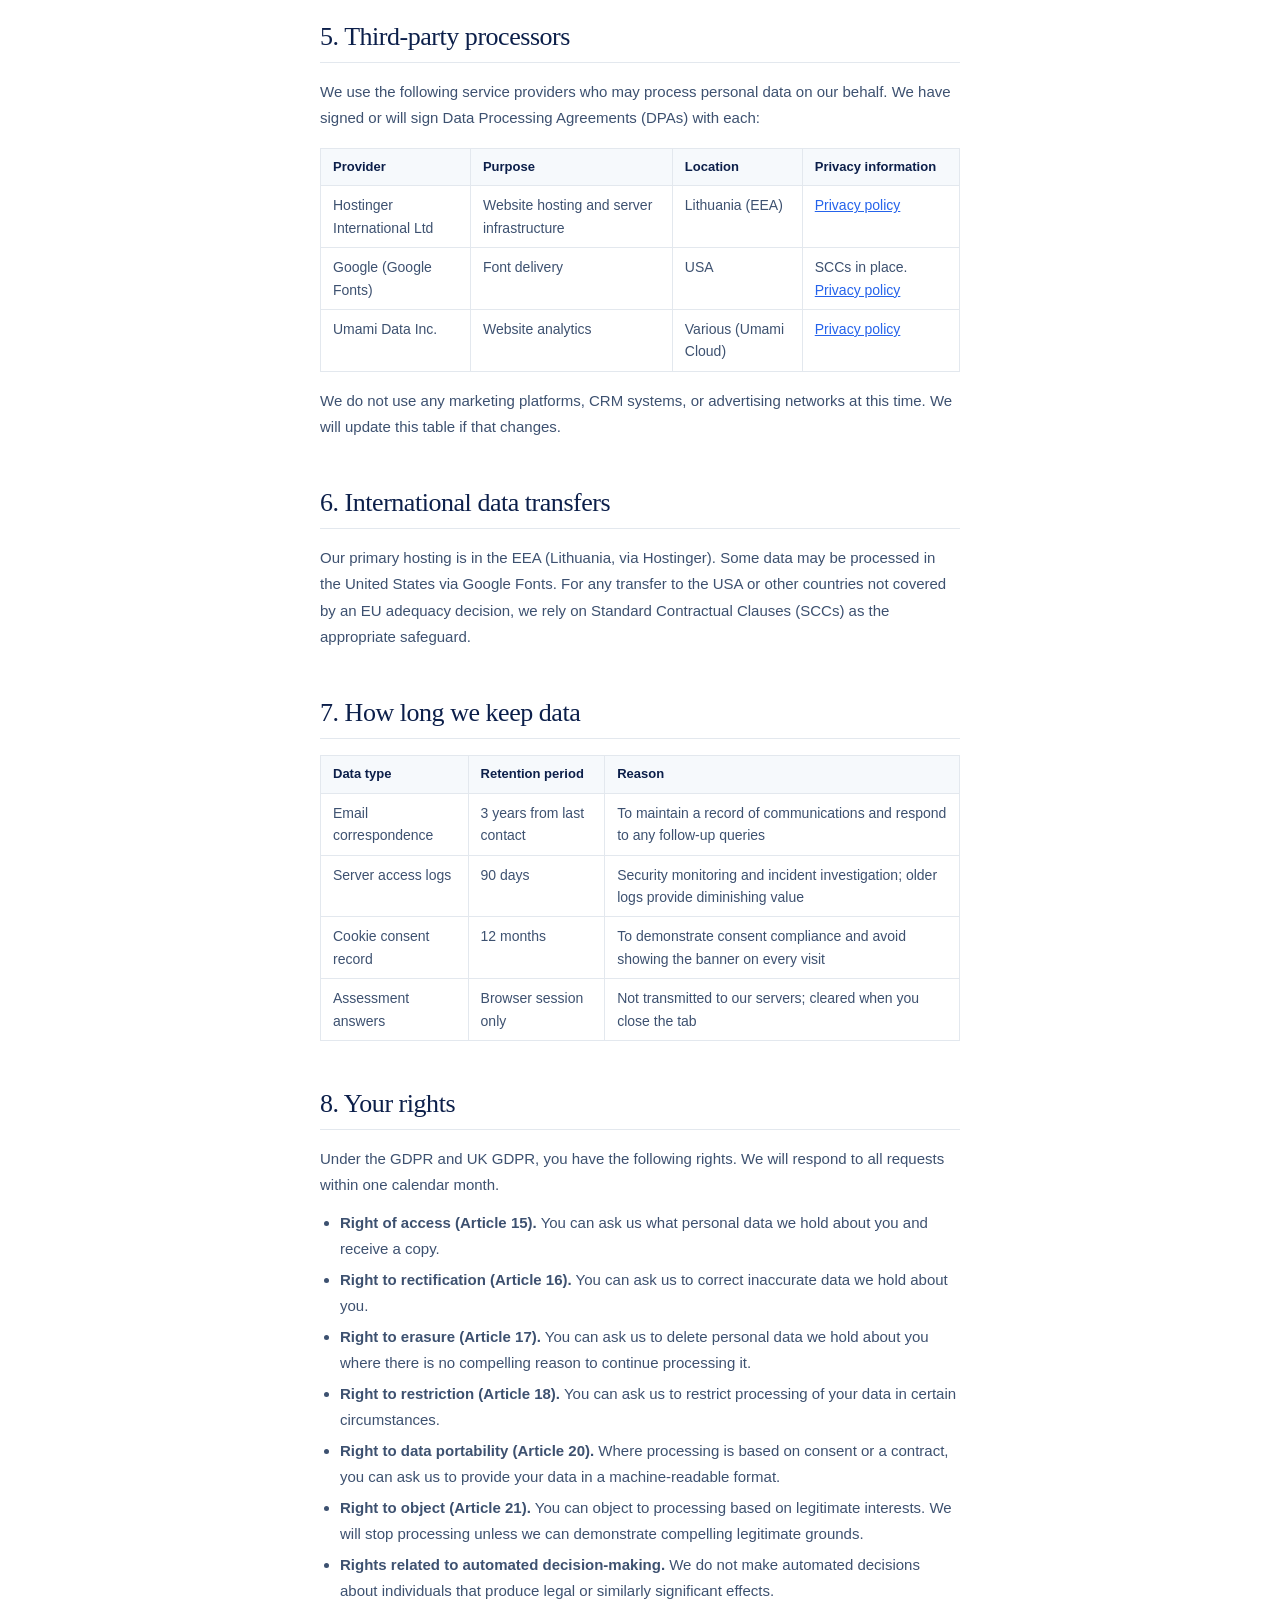
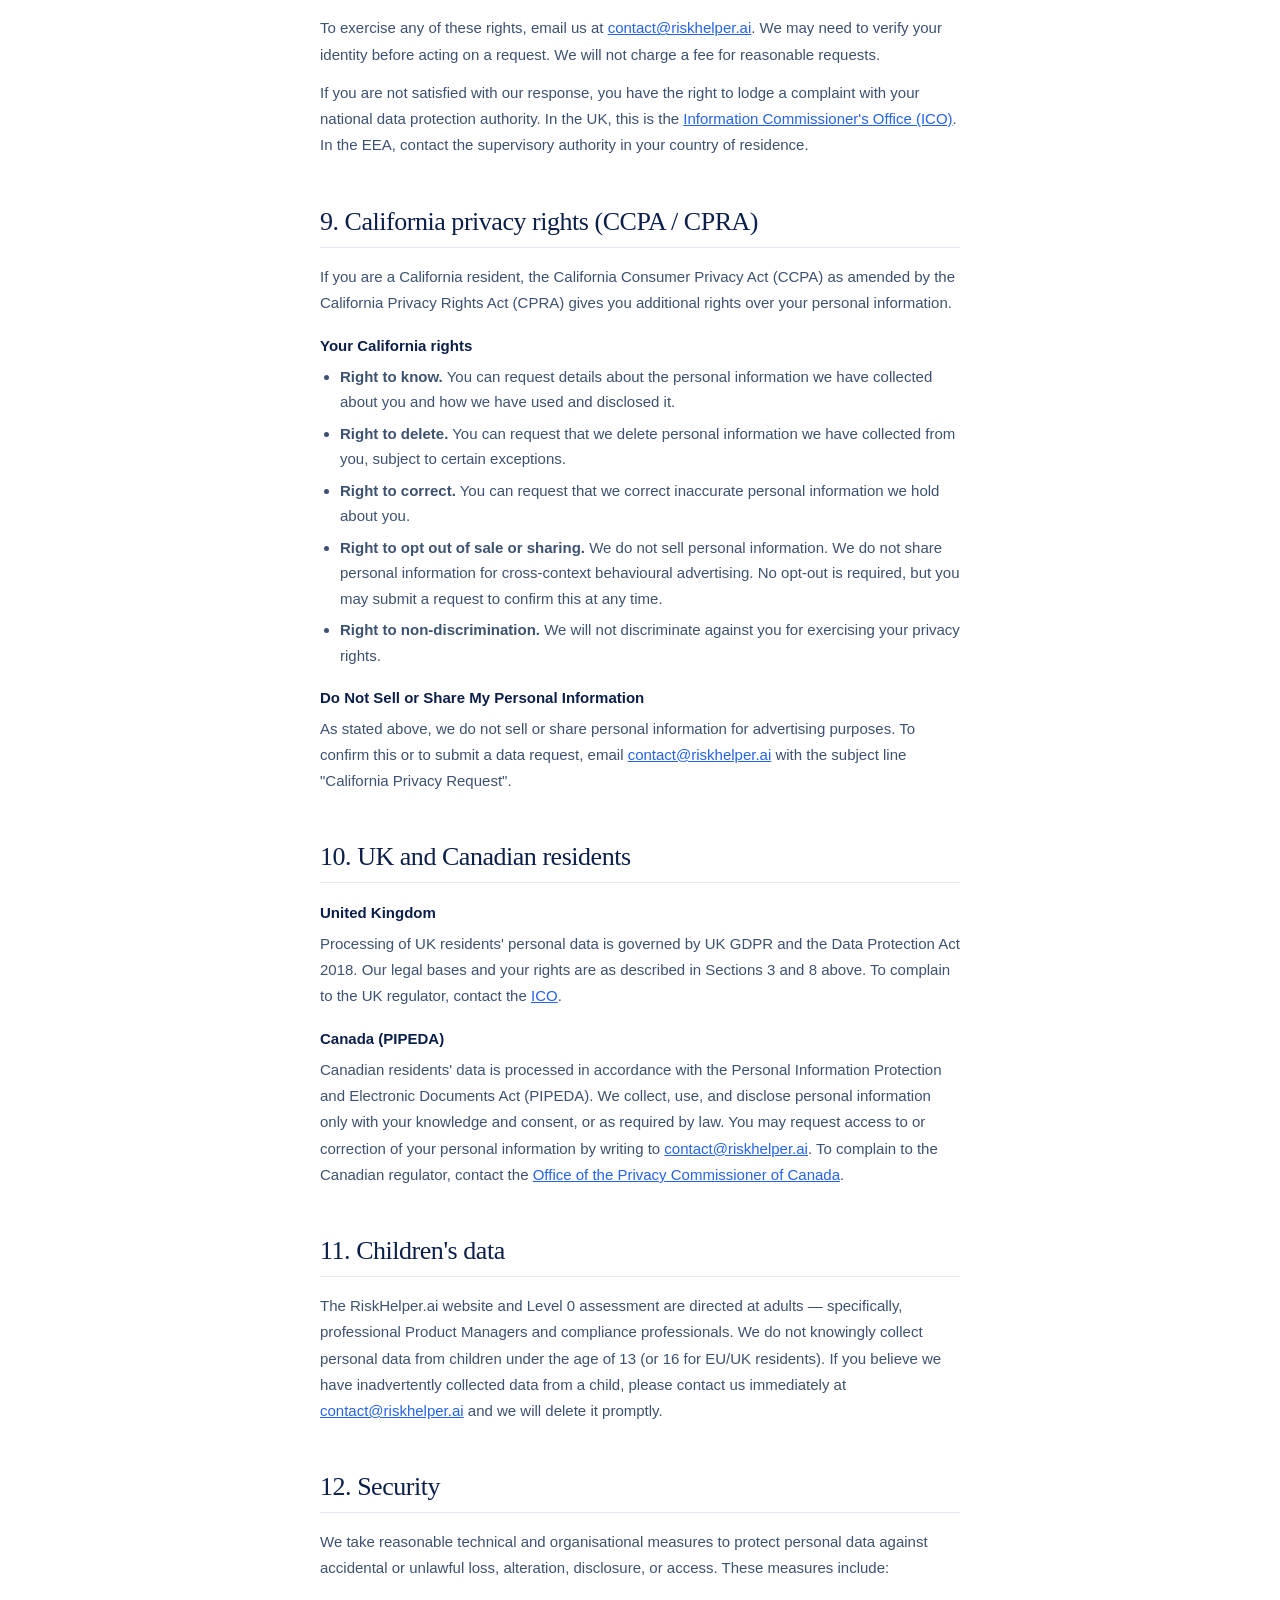
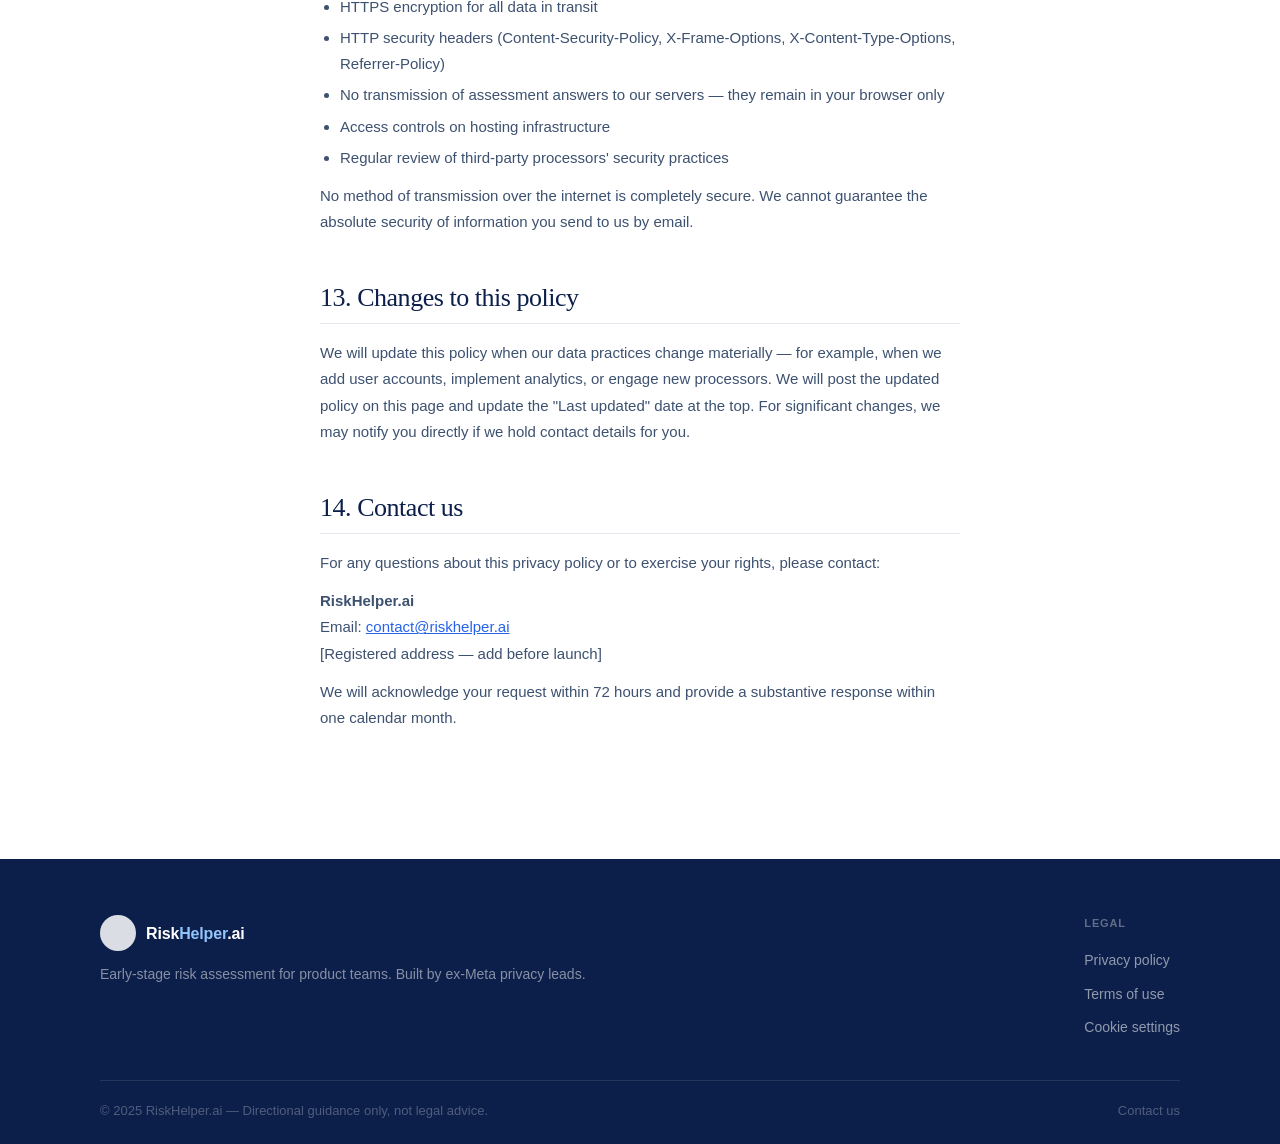
<file: privacy-policy.html>
<!DOCTYPE html>
<html lang="en">

<head>
  <meta charset="UTF-8" />
  <meta name="viewport" content="width=device-width, initial-scale=1.0" />
  <meta http-equiv="X-Content-Type-Options" content="nosniff" />
  <meta http-equiv="X-Frame-Options" content="SAMEORIGIN" />
  <meta http-equiv="Referrer-Policy" content="strict-origin-when-cross-origin" />
  <meta http-equiv="Permissions-Policy" content="camera=(), microphone=(), geolocation=()" />
  <meta http-equiv="Content-Security-Policy"
    content="default-src 'self'; style-src 'self' https://fonts.googleapis.com 'unsafe-inline'; font-src https://fonts.gstatic.com; script-src 'self' 'unsafe-inline' https://cloud.umami.is; img-src 'self' data:; connect-src 'self' https://cloud.umami.is;" />

  <title>Privacy Policy | RiskHelper.ai</title>
  <meta name="description" content="RiskHelper.ai privacy policy — how we collect, use, and protect your data." />
  <link rel="preconnect" href="https://fonts.googleapis.com" />
  <link rel="preconnect" href="https://fonts.gstatic.com" crossorigin />
  <link
    href="https://fonts.googleapis.com/css2?family=Playfair+Display:ital,wght@0,400;0,500;0,600;1,400&family=DM+Sans:ital,opsz,wght@0,9..40,400;0,9..40,500;0,9..40,600;0,9..40,700;1,9..40,400&display=swap"
    rel="stylesheet" />
  <link rel="stylesheet" href="shared.css" />
  <style>
    .policy-hero {
      background: linear-gradient(145deg, var(--navy) 0%, var(--indigo) 100%);
      padding: 60px 0 48px;
    }

    .policy-hero h1 {
      font-family: 'Playfair Display', Georgia, serif;
      font-size: clamp(32px, 4vw, 48px);
      font-weight: 400;
      color: #fff;
      margin-bottom: 10px;
    }

    .policy-hero .effective-date {
      font-size: 13px;
      color: rgba(255, 255, 255, 0.5);
    }

    .policy-body {
      max-width: 720px;
      margin: 0 auto;
      padding: 48px 40px 80px;
    }

    .policy-toc {
      background: var(--bg);
      border: 1px solid var(--border);
      border-radius: var(--radius-lg);
      padding: 20px 24px;
      margin-bottom: 40px;
    }

    .policy-toc h2 {
      font-size: 14px;
      font-weight: 700;
      color: var(--navy);
      margin-bottom: 12px;
      font-family: 'DM Sans', sans-serif;
    }

    .policy-toc ol {
      padding-left: 18px;
    }

    .policy-toc li {
      margin-bottom: 6px;
    }

    .policy-toc a {
      color: var(--blue);
      text-decoration: none;
      font-size: 14px;
    }

    .policy-toc a:hover {
      text-decoration: underline;
    }

    .policy-section {
      margin-bottom: 48px;
    }

    .policy-section h2 {
      font-family: 'Playfair Display', Georgia, serif;
      font-size: 26px;
      font-weight: 400;
      color: var(--navy);
      margin-bottom: 16px;
      padding-bottom: 10px;
      border-bottom: 1px solid var(--border);
    }

    .policy-section h3 {
      font-size: 15px;
      font-weight: 700;
      color: var(--navy);
      margin: 20px 0 8px;
    }

    .policy-section p {
      font-size: 15px;
      line-height: 1.75;
      color: var(--text-mid);
      margin-bottom: 12px;
    }

    .policy-section ul,
    .policy-section ol {
      padding-left: 20px;
      margin-bottom: 12px;
    }

    .policy-section li {
      font-size: 15px;
      line-height: 1.7;
      color: var(--text-mid);
      margin-bottom: 6px;
    }

    .policy-section a {
      color: var(--blue);
    }

    .policy-callout {
      background: var(--blue-lt);
      border-left: 3px solid var(--blue);
      padding: 14px 16px;
      border-radius: 0 6px 6px 0;
      font-size: 14px;
      color: var(--text-mid);
      margin: 16px 0;
      line-height: 1.6;
    }

    table {
      width: 100%;
      border-collapse: collapse;
      font-size: 14px;
      margin: 16px 0;
    }

    th {
      text-align: left;
      padding: 8px 12px;
      background: var(--bg);
      border: 1px solid var(--border);
      font-weight: 700;
      color: var(--navy);
      font-size: 13px;
    }

    td {
      padding: 8px 12px;
      border: 1px solid var(--border);
      color: var(--text-mid);
      vertical-align: top;
    }

    @media (max-width: 768px) {
      .policy-body {
        padding: 32px 20px 60px;
      }
    }
  </style>

</head>

<body>

  <!-- NAV -->
  <nav aria-label="Main navigation">
    <div class="nav-inner">
      <a href="index.html" class="logo-lockup" aria-label="RiskHelper.ai home">
        <img class="logo-img"
          src="[data-uri]"
          alt="RiskHelper.ai logo" />
        <span class="logo-wordmark">Risk<span>Helper</span>.ai</span>
      </a>
      <ul class="nav-links" role="list">
        <li><a href="index.html#how-it-works">How it works</a></li>
        <li><a href="index.html#founders">About</a></li>
        <li><a href="contact.html">Contact us</a></li>
      </ul>
      <div class="nav-actions">
        <a href="assessment.html" class="btn btn--primary" style="padding:8px 18px;font-size:13px;">Try it free →</a>
        <button class="nav-hamburger" aria-label="Open menu" aria-expanded="false" id="hamburger">
          <span></span><span></span><span></span>
        </button>
      </div>
    </div>
  </nav>

  <div class="nav-mobile" id="mobileNav" role="navigation" aria-label="Mobile navigation">
    <a href="index.html#how-it-works">How it works</a>
    <a href="index.html#founders">About</a>
    <a href="contact.html">Contact us</a>
    <a href="assessment.html" style="color:var(--blue);font-weight:700;">Try it free →</a>
  </div>

  <div class="policy-hero">
    <div class="container">
      <h1>Privacy Policy</h1>
      <p class="effective-date">Effective date: 1 January 2025 · Last updated: February 2025</p>
    </div>
  </div>

  <main id="main-content">
    <div class="policy-body">

      <div class="policy-callout">
        <strong>Plain-language summary:</strong> RiskHelper.ai currently collects very little data. The Level 0
        assessment runs in your browser and does not transmit your answers to our servers. We collect server access logs
        automatically and use a privacy-friendly, cookie-less analytics tool (Umami) to understand total site visits. If
        you contact us by email, we store that correspondence. We do not use advertising trackers and
        we will not sell your data. Full details below.
      </div>

      <nav class="policy-toc" aria-label="Table of contents">
        <h2>Contents</h2>
        <ol>
          <li><a href="#who-we-are">Who we are</a></li>
          <li><a href="#what-we-collect">What data we collect and why</a></li>
          <li><a href="#legal-bases">Legal bases (GDPR)</a></li>
          <li><a href="#cookies" id="cookies">Cookies and tracking</a></li>
          <li><a href="#third-parties">Third-party processors</a></li>
          <li><a href="#international-transfers">International transfers</a></li>
          <li><a href="#retention">How long we keep data</a></li>
          <li><a href="#your-rights">Your rights</a></li>
          <li><a href="#california">California privacy rights (CCPA)</a></li>
          <li><a href="#uk">UK and Canadian residents</a></li>
          <li><a href="#children">Children's data</a></li>
          <li><a href="#security">Security</a></li>
          <li><a href="#changes">Changes to this policy</a></li>
          <li><a href="#contact">Contact us</a></li>
        </ol>
      </nav>

      <!-- 1 -->
      <section class="policy-section" id="who-we-are">
        <h2>1. Who we are</h2>
        <p>RiskHelper.ai is a trading name of <strong>Risk Helper LLC</strong>, a company
          registered in <strong>Delaware</strong>. We operate the website at <a
            href="https://riskhelper.ai">riskhelper.ai</a> and the Level 0 Risk Assessment tool accessible from that
          site.</p>
        <p>For the purposes of the UK GDPR, EU GDPR, and applicable US state privacy laws, we are the data controller
          for personal data processed in connection with your use of our website.</p>
        <p><strong>Contact:</strong> For all privacy enquiries, write to <a
            href="mailto:contact@riskhelper.ai">contact@riskhelper.ai</a>.</p>
      </section>

      <!-- 2 -->
      <section class="policy-section" id="what-we-collect">
        <h2>2. What data we collect and why</h2>

        <h3>2.1 Data you give us directly</h3>
        <p><strong>Email enquiries.</strong> When you contact us at contact@riskhelper.ai, we receive and store your
          email address and the content of your message. We use this to respond to you. We do not add you to a marketing
          list without your explicit consent.</p>

        <h3>2.2 Data collected automatically</h3>
        <p><strong>Server access logs.</strong> Our hosting provider (Hostinger) automatically records access logs when
          you visit our website. These logs typically contain: your IP address, the date and time of the request, the
          page or resource requested, the HTTP status code returned, your browser type and operating system, and the
          referring URL. We use these logs for security monitoring, diagnosing technical problems, and understanding
          aggregate traffic patterns. We do not use IP addresses to identify individual visitors.</p>
        <p><strong>Your assessment answers.</strong> The Level 0 assessment runs entirely in your browser. Your answers
          to the assessment questions are stored only in your browser's memory for the duration of your session. They
          are not transmitted to our servers. When you close the browser tab, your answers are gone. We receive no
          record of what you answered.</p>

        <h3>2.3 Analytics</h3>
        <p>We use Umami, a privacy-respecting analytics tool, to understand website traffic. Umami does not use cookies,
          does not track you across other websites, and anonymizes your IP address. It only provides us with aggregate,
          non-personal data about how our website is used.</p>

        <h3>2.4 Data we do not collect</h3>
        <ul>
          <li>We do not collect payment information — there is no paid product at this time.</li>
          <li>We do not create user accounts — no registration is required to use the Level 0 tool.</li>
          <li>We do not use advertising networks or tracking pixels.</li>
          <li>We do not sell data to any third party for any purpose.</li>
        </ul>
      </section>

      <!-- 3 -->
      <section class="policy-section" id="legal-bases">
        <h2>3. Legal bases (GDPR and UK GDPR)</h2>
        <p>For users in the European Economic Area or the United Kingdom, we process personal data under the following
          legal bases:</p>
        <table>
          <thead>
            <tr>
              <th>Processing activity</th>
              <th>Legal basis</th>
              <th>Notes</th>
            </tr>
          </thead>
          <tbody>
            <tr>
              <td>Responding to email enquiries</td>
              <td>Legitimate interests (Article 6(1)(f))</td>
              <td>Our interest in responding to communications is not overridden by your interests or rights</td>
            </tr>
            <tr>
              <td>Server access logs (security and diagnostics)</td>
              <td>Legitimate interests (Article 6(1)(f))</td>
              <td>Processing is necessary to protect the security and integrity of our systems</td>
            </tr>
            <tr>
              <td>Analytics (Umami)</td>
              <td>Legitimate interests (Article 6(1)(f))</td>
              <td>To understand aggregate website usage without identifying or tracking individual users</td>
            </tr>
          </tbody>
        </table>
      </section>

      <!-- 4 -->
      <section class="policy-section" id="cookies">
        <h2>4. Cookies and tracking</h2>
        <p>We use cookies as follows:</p>
        <h3>Essential cookies (no consent required)</h3>
        <ul>
          <li><strong>riskhelper_cookie_consent</strong> — stores your cookie consent choice. Expires after 12 months.
            Without this, we cannot remember that you have seen the cookie banner.</li>
        </ul>
        <h3>Analytics</h3>
        <p>We use a privacy-friendly analytics tool called Umami that does not use cookies to track visitors. Therefore,
          no analytics cookies are set on your device by our analytics service.</p>
        <h3>Third-party cookies</h3>
        <p>We load fonts from Google Fonts. Google's servers log requests for fonts, which may include your IP address.
          This is a connection to Google's servers, not a tracking cookie. See <a
            href="https://policies.google.com/privacy" target="_blank" rel="noopener">Google's privacy policy</a> for
          details. We use the <code>font-display: swap</code> technique to minimise this connection where possible.</p>
        <h3>Managing your cookie preferences</h3>
        <p>You can change your consent choice at any time by clicking "Cookie settings" in our website footer. You can
          also delete cookies directly in your browser settings — see your browser's help pages for instructions.</p>
      </section>

      <!-- 5 -->
      <section class="policy-section" id="third-parties">
        <h2>5. Third-party processors</h2>
        <p>We use the following service providers who may process personal data on our behalf. We have signed or will
          sign Data Processing Agreements (DPAs) with each:</p>
        <table>
          <thead>
            <tr>
              <th>Provider</th>
              <th>Purpose</th>
              <th>Location</th>
              <th>Privacy information</th>
            </tr>
          </thead>
          <tbody>
            <tr>
              <td>Hostinger International Ltd</td>
              <td>Website hosting and server infrastructure</td>
              <td>Lithuania (EEA)</td>
              <td><a href="https://www.hostinger.com/privacy-policy" target="_blank" rel="noopener">Privacy policy</a>
              </td>
            </tr>
            <tr>
              <td>Google (Google Fonts)</td>
              <td>Font delivery</td>
              <td>USA</td>
              <td>SCCs in place. <a href="https://policies.google.com/privacy" target="_blank" rel="noopener">Privacy
                  policy</a></td>
            </tr>
            <tr>
              <td>Umami Data Inc.</td>
              <td>Website analytics</td>
              <td>Various (Umami Cloud)</td>
              <td><a href="https://umami.is/privacy" target="_blank" rel="noopener">Privacy policy</a></td>
            </tr>
          </tbody>
        </table>
        <p>We do not use any marketing platforms, CRM systems, or advertising networks at this time. We will update this
          table if that changes.</p>
      </section>

      <!-- 6 -->
      <section class="policy-section" id="international-transfers">
        <h2>6. International data transfers</h2>
        <p>Our primary hosting is in the EEA (Lithuania, via Hostinger). Some data may be processed in the United States
          via Google Fonts. For any transfer to the USA or other countries not covered by an EU adequacy decision, we
          rely on Standard Contractual Clauses (SCCs) as the appropriate safeguard.</p>
      </section>

      <!-- 7 -->
      <section class="policy-section" id="retention">
        <h2>7. How long we keep data</h2>
        <table>
          <thead>
            <tr>
              <th>Data type</th>
              <th>Retention period</th>
              <th>Reason</th>
            </tr>
          </thead>
          <tbody>
            <tr>
              <td>Email correspondence</td>
              <td>3 years from last contact</td>
              <td>To maintain a record of communications and respond to any follow-up queries</td>
            </tr>
            <tr>
              <td>Server access logs</td>
              <td>90 days</td>
              <td>Security monitoring and incident investigation; older logs provide diminishing value</td>
            </tr>
            <tr>
              <td>Cookie consent record</td>
              <td>12 months</td>
              <td>To demonstrate consent compliance and avoid showing the banner on every visit</td>
            </tr>
            <tr>
              <td>Assessment answers</td>
              <td>Browser session only</td>
              <td>Not transmitted to our servers; cleared when you close the tab</td>
            </tr>
          </tbody>
        </table>
      </section>

      <!-- 8 -->
      <section class="policy-section" id="your-rights">
        <h2>8. Your rights</h2>
        <p>Under the GDPR and UK GDPR, you have the following rights. We will respond to all requests within one
          calendar month.</p>
        <ul>
          <li><strong>Right of access (Article 15).</strong> You can ask us what personal data we hold about you and
            receive a copy.</li>
          <li><strong>Right to rectification (Article 16).</strong> You can ask us to correct inaccurate data we hold
            about you.</li>
          <li><strong>Right to erasure (Article 17).</strong> You can ask us to delete personal data we hold about you
            where there is no compelling reason to continue processing it.</li>
          <li><strong>Right to restriction (Article 18).</strong> You can ask us to restrict processing of your data in
            certain circumstances.</li>
          <li><strong>Right to data portability (Article 20).</strong> Where processing is based on consent or a
            contract, you can ask us to provide your data in a machine-readable format.</li>
          <li><strong>Right to object (Article 21).</strong> You can object to processing based on legitimate interests.
            We will stop processing unless we can demonstrate compelling legitimate grounds.</li>
          <li><strong>Rights related to automated decision-making.</strong> We do not make automated decisions about
            individuals that produce legal or similarly significant effects.</li>
        </ul>
        <p>To exercise any of these rights, email us at <a
            href="mailto:contact@riskhelper.ai">contact@riskhelper.ai</a>. We may need to verify your identity before
          acting on a request. We will not charge a fee for reasonable requests.</p>
        <p>If you are not satisfied with our response, you have the right to lodge a complaint with your national data
          protection authority. In the UK, this is the <a href="https://ico.org.uk" target="_blank"
            rel="noopener">Information Commissioner's Office (ICO)</a>. In the EEA, contact the supervisory authority in
          your country of residence.</p>
      </section>

      <!-- 9 -->
      <section class="policy-section" id="california">
        <h2>9. California privacy rights (CCPA / CPRA)</h2>
        <p>If you are a California resident, the California Consumer Privacy Act (CCPA) as amended by the California
          Privacy Rights Act (CPRA) gives you additional rights over your personal information.</p>
        <h3>Your California rights</h3>
        <ul>
          <li><strong>Right to know.</strong> You can request details about the personal information we have collected
            about you and how we have used and disclosed it.</li>
          <li><strong>Right to delete.</strong> You can request that we delete personal information we have collected
            from you, subject to certain exceptions.</li>
          <li><strong>Right to correct.</strong> You can request that we correct inaccurate personal information we hold
            about you.</li>
          <li><strong>Right to opt out of sale or sharing.</strong> We do not sell personal information. We do not share
            personal information for cross-context behavioural advertising. No opt-out is required, but you may submit a
            request to confirm this at any time.</li>
          <li><strong>Right to non-discrimination.</strong> We will not discriminate against you for exercising your
            privacy rights.</li>
        </ul>
        <h3>Do Not Sell or Share My Personal Information</h3>
        <p>As stated above, we do not sell or share personal information for advertising purposes. To confirm this or to
          submit a data request, email <a href="mailto:contact@riskhelper.ai">contact@riskhelper.ai</a> with the subject
          line "California Privacy Request".</p>
      </section>

      <!-- 10 -->
      <section class="policy-section" id="uk">
        <h2>10. UK and Canadian residents</h2>
        <h3>United Kingdom</h3>
        <p>Processing of UK residents' personal data is governed by UK GDPR and the Data Protection Act 2018. Our legal
          bases and your rights are as described in Sections 3 and 8 above. To complain to the UK regulator, contact the
          <a href="https://ico.org.uk/make-a-complaint/" target="_blank" rel="noopener">ICO</a>.
        </p>
        <h3>Canada (PIPEDA)</h3>
        <p>Canadian residents' data is processed in accordance with the Personal Information Protection and Electronic
          Documents Act (PIPEDA). We collect, use, and disclose personal information only with your knowledge and
          consent, or as required by law. You may request access to or correction of your personal information by
          writing to <a href="mailto:contact@riskhelper.ai">contact@riskhelper.ai</a>. To complain to the Canadian
          regulator, contact the <a href="https://www.priv.gc.ca" target="_blank" rel="noopener">Office of the Privacy
            Commissioner of Canada</a>.</p>
      </section>

      <!-- 11 -->
      <section class="policy-section" id="children">
        <h2>11. Children's data</h2>
        <p>The RiskHelper.ai website and Level 0 assessment are directed at adults — specifically, professional Product
          Managers and compliance professionals. We do not knowingly collect personal data from children under the age
          of 13 (or 16 for EU/UK residents). If you believe we have inadvertently collected data from a child, please
          contact us immediately at <a href="mailto:contact@riskhelper.ai">contact@riskhelper.ai</a> and we will delete
          it promptly.</p>
      </section>

      <!-- 12 -->
      <section class="policy-section" id="security">
        <h2>12. Security</h2>
        <p>We take reasonable technical and organisational measures to protect personal data against accidental or
          unlawful loss, alteration, disclosure, or access. These measures include:</p>
        <ul>
          <li>HTTPS encryption for all data in transit</li>
          <li>HTTP security headers (Content-Security-Policy, X-Frame-Options, X-Content-Type-Options, Referrer-Policy)
          </li>
          <li>No transmission of assessment answers to our servers — they remain in your browser only</li>
          <li>Access controls on hosting infrastructure</li>
          <li>Regular review of third-party processors' security practices</li>
        </ul>
        <p>No method of transmission over the internet is completely secure. We cannot guarantee the absolute security
          of information you send to us by email.</p>
      </section>

      <!-- 13 -->
      <section class="policy-section" id="changes">
        <h2>13. Changes to this policy</h2>
        <p>We will update this policy when our data practices change materially — for example, when we add user
          accounts, implement analytics, or engage new processors. We will post the updated policy on this page and
          update the "Last updated" date at the top. For significant changes, we may notify you directly if we hold
          contact details for you.</p>
      </section>

      <!-- 14 -->
      <section class="policy-section" id="contact">
        <h2>14. Contact us</h2>
        <p>For any questions about this privacy policy or to exercise your rights, please contact:</p>
        <p>
          <strong>RiskHelper.ai</strong><br>
          Email: <a href="mailto:contact@riskhelper.ai">contact@riskhelper.ai</a><br>
          [Registered address — add before launch]
        </p>
        <p>We will acknowledge your request within 72 hours and provide a substantive response within one calendar
          month.</p>
      </section>

    </div>
  </main>

  <!-- FOOTER -->
  <footer>
    <div class="footer-top">
      <div class="footer-brand">
        <a href="index.html" class="footer-logo-lockup" aria-label="RiskHelper.ai home">
          <img class="logo-img"
            src="[data-uri]"
            alt="RiskHelper.ai logo" />
          <span class="logo-wordmark">Risk<span>Helper</span>.ai</span>
        </a>
        <p>Early-stage risk assessment for product teams. Built by ex-Meta privacy leads.</p>
      </div>
      <div class="footer-links-group">
        <h5>Legal</h5>
        <ul>
          <li><a href="privacy-policy.html">Privacy policy</a></li>
          <li><a href="terms.html">Terms of use</a></li>
          <li><a href="#" id="open-cookie-settings">Cookie settings</a></li>
        </ul>
      </div>
    </div>
    <div class="footer-bottom">
      <span>© 2025 RiskHelper.ai — Directional guidance only, not legal advice.</span>
      <a href="contact.html">Contact us</a>
    </div>
  </footer>

  <!-- COOKIE CONSENT BANNER -->
  <div id="cookie-banner" class="hidden" role="dialog" aria-label="Cookie consent" aria-live="polite">
    <p>
      This site uses essential cookies to keep your session working. We also use Umami, a privacy-friendly analytics tool that collects no personal data and requires no cookies.
      <a href="privacy-policy.html#cookies">Learn more</a>.
    </p>
    <div class="cookie-actions">
      <button class="cookie-btn cookie-btn--accept" id="cookie-accept">Accept all</button>
      <button class="cookie-btn cookie-btn--reject" id="cookie-reject">Essential only</button>
      <button class="cookie-btn cookie-btn--manage" id="cookie-manage">Manage preferences</button>
    </div>
  </div>

  <script defer src="https://cloud.umami.is/script.js" data-website-id="539d8b41-ef4f-4463-9d4b-42e563768538"></script>

  <script src="shared.js"></script>
  <script>
    document.getElementById('open-cookie-settings').addEventListener('click', (e) => {
      e.preventDefault();
      window.RH.resetConsent();
    });
  </script>

</body>

</html>
</file>
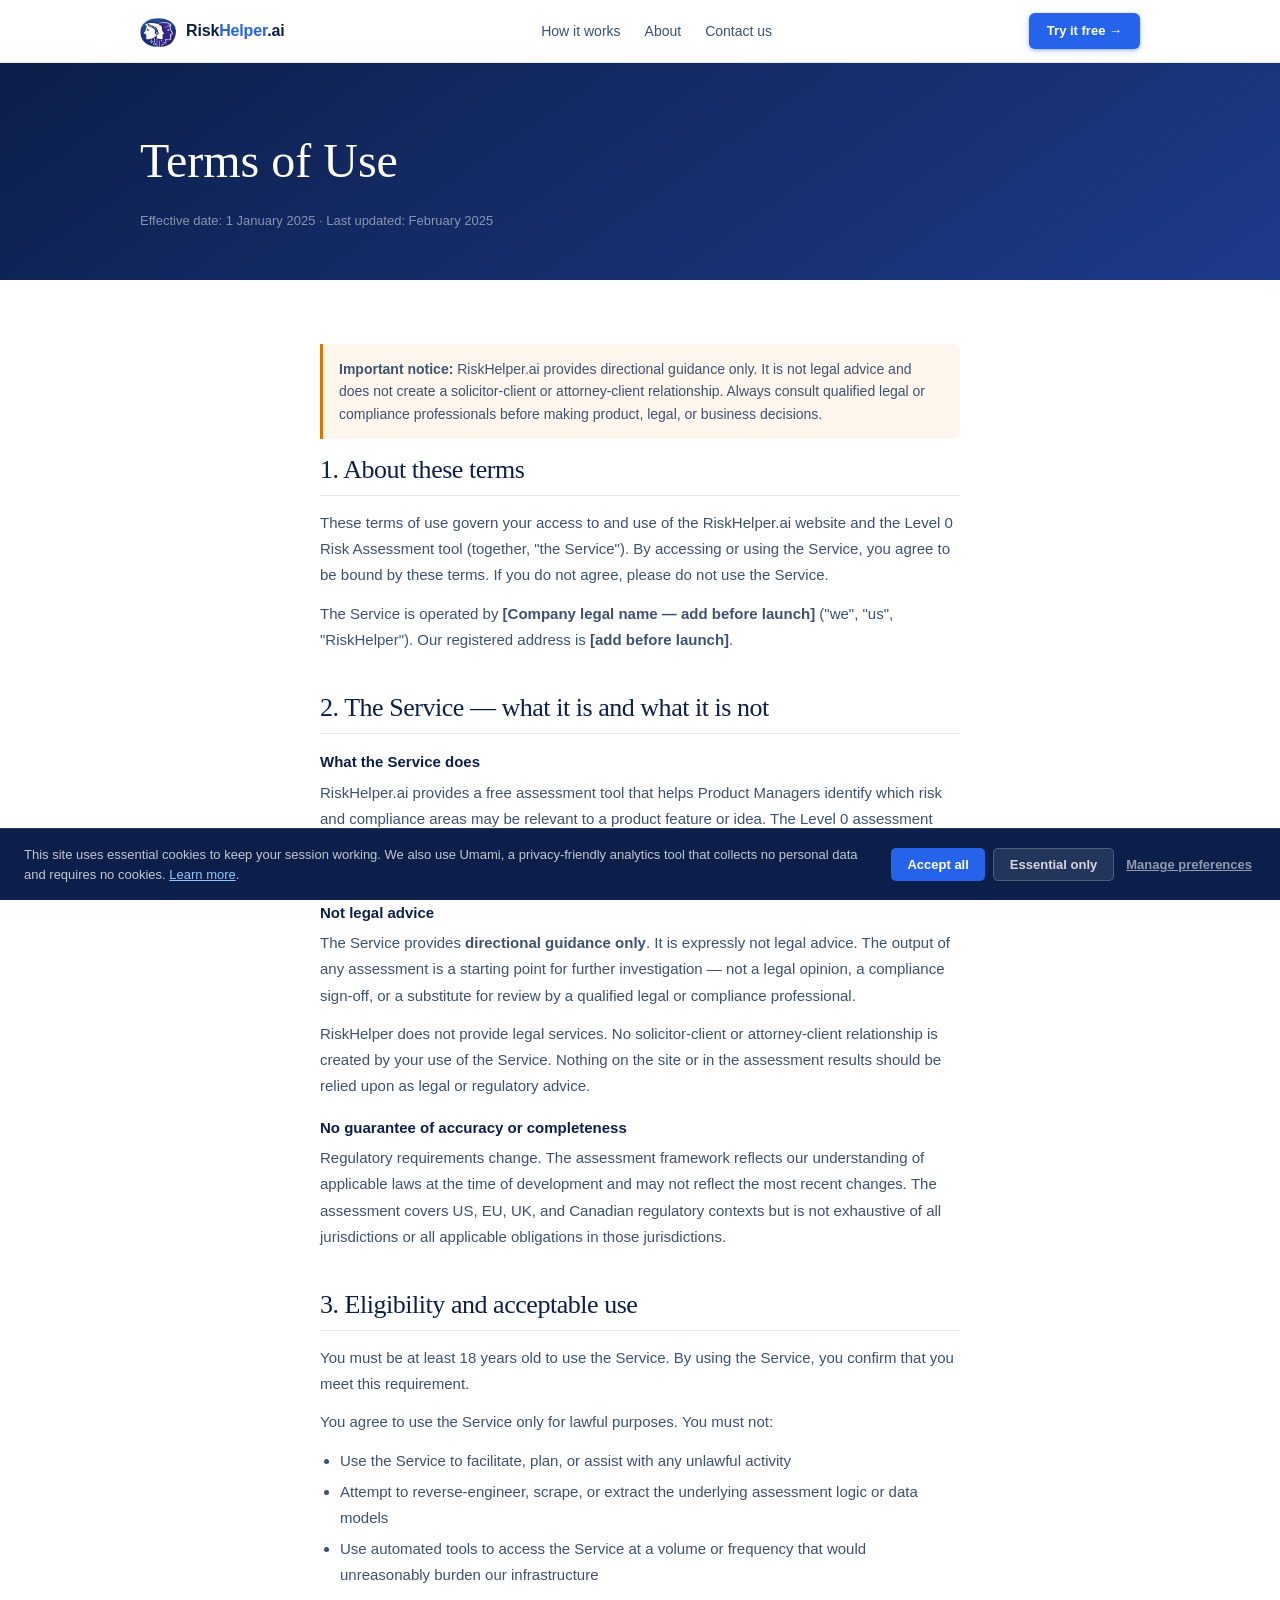
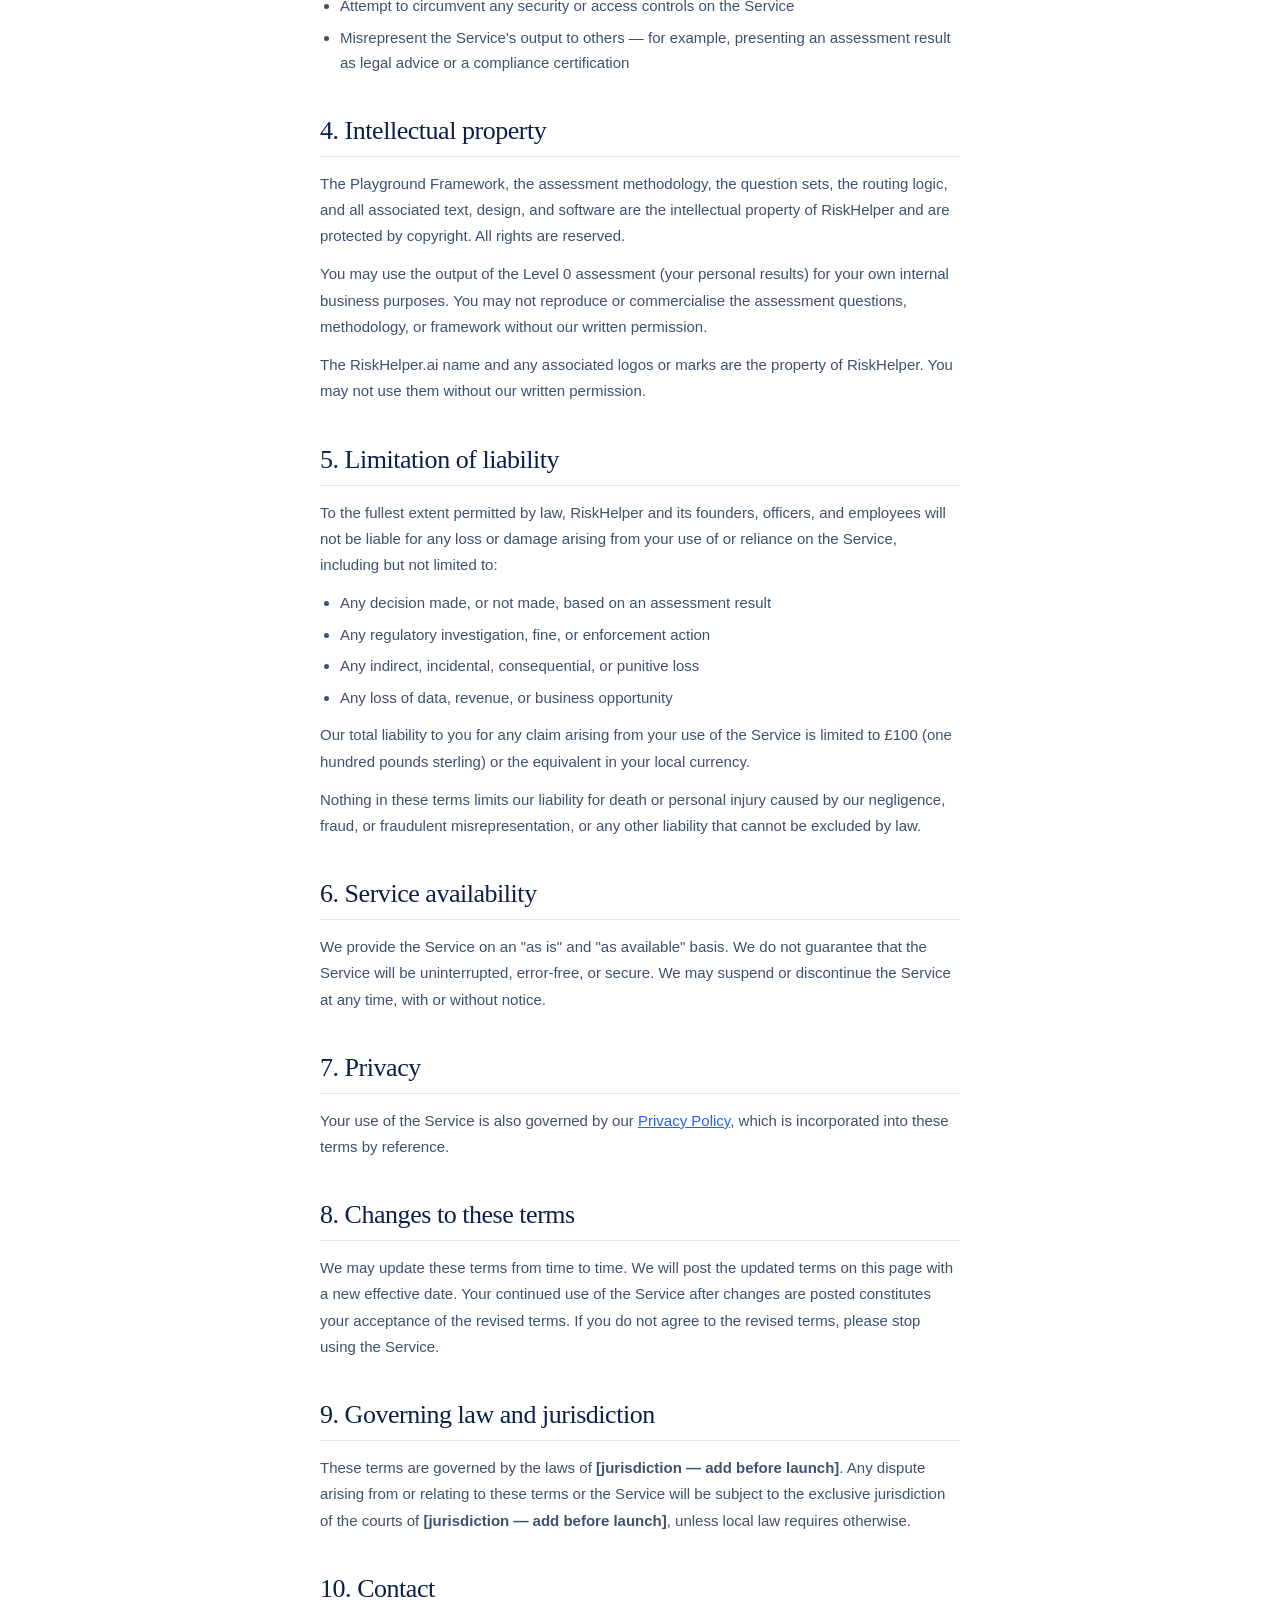
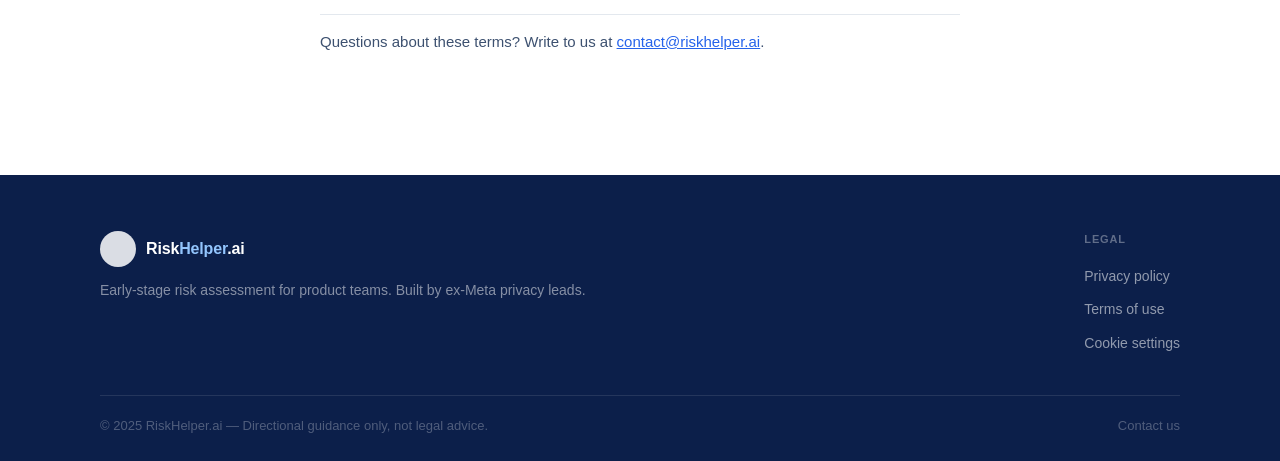
<file: terms.html>
<!DOCTYPE html>
<html lang="en">

<head>
  <meta charset="UTF-8" />
  <meta name="viewport" content="width=device-width, initial-scale=1.0" />
  <meta http-equiv="X-Content-Type-Options" content="nosniff" />
  <meta http-equiv="X-Frame-Options" content="SAMEORIGIN" />
  <meta http-equiv="Referrer-Policy" content="strict-origin-when-cross-origin" />
  <meta http-equiv="Permissions-Policy" content="camera=(), microphone=(), geolocation=()" />
  <meta http-equiv="Content-Security-Policy"
    content="default-src 'self'; style-src 'self' https://fonts.googleapis.com 'unsafe-inline'; font-src https://fonts.gstatic.com; script-src 'self' 'unsafe-inline' https://cloud.umami.is; img-src 'self' data:; connect-src 'self' https://cloud.umami.is;" />

  <title>Terms of Use | RiskHelper.ai</title>
  <meta name="description"
    content="RiskHelper.ai terms of use — the rules governing your use of our website and assessment tool." />
  <link rel="preconnect" href="https://fonts.googleapis.com" />
  <link rel="preconnect" href="https://fonts.gstatic.com" crossorigin />
  <link
    href="https://fonts.googleapis.com/css2?family=Playfair+Display:ital,wght@0,400;0,500;0,600;1,400&family=DM+Sans:ital,opsz,wght@0,9..40,400;0,9..40,500;0,9..40,600;0,9..40,700;1,9..40,400&display=swap"
    rel="stylesheet" />
  <link rel="stylesheet" href="shared.css" />
  <style>
    .policy-hero {
      background: linear-gradient(145deg, var(--navy) 0%, var(--indigo) 100%);
      padding: 60px 0 48px;
    }

    .policy-hero h1 {
      font-family: 'Playfair Display', Georgia, serif;
      font-size: clamp(32px, 4vw, 48px);
      font-weight: 400;
      color: #fff;
      margin-bottom: 10px;
    }

    .policy-hero .effective-date {
      font-size: 13px;
      color: rgba(255, 255, 255, 0.5);
    }

    .policy-body {
      max-width: 720px;
      margin: 0 auto;
      padding: 48px 40px 80px;
    }

    .policy-section {
      margin-bottom: 40px;
    }

    .policy-section h2 {
      font-family: 'Playfair Display', Georgia, serif;
      font-size: 26px;
      font-weight: 400;
      color: var(--navy);
      margin-bottom: 14px;
      padding-bottom: 10px;
      border-bottom: 1px solid var(--border);
    }

    .policy-section h3 {
      font-size: 15px;
      font-weight: 700;
      color: var(--navy);
      margin: 18px 0 8px;
    }

    .policy-section p {
      font-size: 15px;
      line-height: 1.75;
      color: var(--text-mid);
      margin-bottom: 12px;
    }

    .policy-section ul {
      padding-left: 20px;
      margin-bottom: 12px;
    }

    .policy-section li {
      font-size: 15px;
      line-height: 1.7;
      color: var(--text-mid);
      margin-bottom: 6px;
    }

    .policy-section a {
      color: var(--blue);
    }

    .warning-box {
      background: #FFF7ED;
      border-left: 3px solid #D97706;
      padding: 14px 16px;
      border-radius: 0 6px 6px 0;
      font-size: 14px;
      color: var(--text-mid);
      margin: 16px 0;
      line-height: 1.6;
    }

    @media (max-width: 768px) {
      .policy-body {
        padding: 32px 20px 60px;
      }
    }
  </style>
</head>

<body>

  <nav aria-label="Main navigation">
    <div class="nav-inner">
      <a href="index.html" class="logo-lockup" aria-label="RiskHelper.ai home">
        <img class="logo-img"
          src="[data-uri]"
          alt="RiskHelper.ai logo" />
        <span class="logo-wordmark">Risk<span>Helper</span>.ai</span>
      </a>
      <ul class="nav-links" role="list">
        <li><a href="index.html#how-it-works">How it works</a></li>
        <li><a href="index.html#founders">About</a></li>
        <li><a href="contact.html">Contact us</a></li>
      </ul>
      <div class="nav-actions">
        <a href="assessment.html" class="btn btn--primary" style="padding:8px 18px;font-size:13px;">Try it free →</a>
        <button class="nav-hamburger" aria-label="Open menu" aria-expanded="false" id="hamburger">
          <span></span><span></span><span></span>
        </button>
      </div>
    </div>
  </nav>
  <div class="nav-mobile" id="mobileNav" role="navigation" aria-label="Mobile navigation">
    <a href="index.html#how-it-works">How it works</a>
    <a href="index.html#founders">About</a>
    <a href="contact.html">Contact us</a>
    <a href="assessment.html" style="color:var(--blue);font-weight:700;">Try it free →</a>
  </div>

  <div class="policy-hero">
    <div class="container">
      <h1>Terms of Use</h1>
      <p class="effective-date">Effective date: 1 January 2025 · Last updated: February 2025</p>
    </div>
  </div>

  <main id="main-content">
    <div class="policy-body">

      <div class="warning-box">
        <strong>Important notice:</strong> RiskHelper.ai provides directional guidance only. It is not legal advice and
        does not create a solicitor-client or attorney-client relationship. Always consult qualified legal or compliance
        professionals before making product, legal, or business decisions.
      </div>

      <section class="policy-section">
        <h2>1. About these terms</h2>
        <p>These terms of use govern your access to and use of the RiskHelper.ai website and the Level 0 Risk Assessment
          tool (together, "the Service"). By accessing or using the Service, you agree to be bound by these terms. If
          you do not agree, please do not use the Service.</p>
        <p>The Service is operated by <strong>[Company legal name — add before launch]</strong> ("we", "us",
          "RiskHelper"). Our registered address is <strong>[add before launch]</strong>.</p>
      </section>

      <section class="policy-section">
        <h2>2. The Service — what it is and what it is not</h2>
        <h3>What the Service does</h3>
        <p>RiskHelper.ai provides a free assessment tool that helps Product Managers identify which risk and compliance
          areas may be relevant to a product feature or idea. The Level 0 assessment asks a series of questions and
          returns a directional result indicating which of four risk domains (privacy, AI risk, online safety, and
          children's safety) may apply to your product.</p>
        <h3>Not legal advice</h3>
        <p>The Service provides <strong>directional guidance only</strong>. It is expressly not legal advice. The output
          of any assessment is a starting point for further investigation — not a legal opinion, a compliance sign-off,
          or a substitute for review by a qualified legal or compliance professional.</p>
        <p>RiskHelper does not provide legal services. No solicitor-client or attorney-client relationship is created by
          your use of the Service. Nothing on the site or in the assessment results should be relied upon as legal or
          regulatory advice.</p>
        <h3>No guarantee of accuracy or completeness</h3>
        <p>Regulatory requirements change. The assessment framework reflects our understanding of applicable laws at the
          time of development and may not reflect the most recent changes. The assessment covers US, EU, UK, and
          Canadian regulatory contexts but is not exhaustive of all jurisdictions or all applicable obligations in those
          jurisdictions.</p>
      </section>

      <section class="policy-section">
        <h2>3. Eligibility and acceptable use</h2>
        <p>You must be at least 18 years old to use the Service. By using the Service, you confirm that you meet this
          requirement.</p>
        <p>You agree to use the Service only for lawful purposes. You must not:</p>
        <ul>
          <li>Use the Service to facilitate, plan, or assist with any unlawful activity</li>
          <li>Attempt to reverse-engineer, scrape, or extract the underlying assessment logic or data models</li>
          <li>Use automated tools to access the Service at a volume or frequency that would unreasonably burden our
            infrastructure</li>
          <li>Attempt to circumvent any security or access controls on the Service</li>
          <li>Misrepresent the Service's output to others — for example, presenting an assessment result as legal advice
            or a compliance certification</li>
        </ul>
      </section>

      <section class="policy-section">
        <h2>4. Intellectual property</h2>
        <p>The Playground Framework, the assessment methodology, the question sets, the routing logic, and all
          associated text, design, and software are the intellectual property of RiskHelper and are protected by
          copyright. All rights are reserved.</p>
        <p>You may use the output of the Level 0 assessment (your personal results) for your own internal business
          purposes. You may not reproduce or commercialise the assessment questions, methodology, or framework without
          our written permission.</p>
        <p>The RiskHelper.ai name and any associated logos or marks are the property of RiskHelper. You may not use them
          without our written permission.</p>
      </section>

      <section class="policy-section">
        <h2>5. Limitation of liability</h2>
        <p>To the fullest extent permitted by law, RiskHelper and its founders, officers, and employees will not be
          liable for any loss or damage arising from your use of or reliance on the Service, including but not limited
          to:</p>
        <ul>
          <li>Any decision made, or not made, based on an assessment result</li>
          <li>Any regulatory investigation, fine, or enforcement action</li>
          <li>Any indirect, incidental, consequential, or punitive loss</li>
          <li>Any loss of data, revenue, or business opportunity</li>
        </ul>
        <p>Our total liability to you for any claim arising from your use of the Service is limited to £100 (one hundred
          pounds sterling) or the equivalent in your local currency.</p>
        <p>Nothing in these terms limits our liability for death or personal injury caused by our negligence, fraud, or
          fraudulent misrepresentation, or any other liability that cannot be excluded by law.</p>
      </section>

      <section class="policy-section">
        <h2>6. Service availability</h2>
        <p>We provide the Service on an "as is" and "as available" basis. We do not guarantee that the Service will be
          uninterrupted, error-free, or secure. We may suspend or discontinue the Service at any time, with or without
          notice.</p>
      </section>

      <section class="policy-section">
        <h2>7. Privacy</h2>
        <p>Your use of the Service is also governed by our <a href="privacy-policy.html">Privacy Policy</a>, which is
          incorporated into these terms by reference.</p>
      </section>

      <section class="policy-section">
        <h2>8. Changes to these terms</h2>
        <p>We may update these terms from time to time. We will post the updated terms on this page with a new effective
          date. Your continued use of the Service after changes are posted constitutes your acceptance of the revised
          terms. If you do not agree to the revised terms, please stop using the Service.</p>
      </section>

      <section class="policy-section">
        <h2>9. Governing law and jurisdiction</h2>
        <p>These terms are governed by the laws of <strong>[jurisdiction — add before launch]</strong>. Any dispute
          arising from or relating to these terms or the Service will be subject to the exclusive jurisdiction of the
          courts of <strong>[jurisdiction — add before launch]</strong>, unless local law requires otherwise.</p>
      </section>

      <section class="policy-section">
        <h2>10. Contact</h2>
        <p>Questions about these terms? Write to us at <a href="mailto:contact@riskhelper.ai">contact@riskhelper.ai</a>.
        </p>
      </section>

    </div>
  </main>

  <footer>
    <div class="footer-top">
      <div class="footer-brand">
        <a href="index.html" class="footer-logo-lockup" aria-label="RiskHelper.ai home">
          <img class="logo-img"
            src="[data-uri]"
            alt="RiskHelper.ai logo" />
          <span class="logo-wordmark">Risk<span>Helper</span>.ai</span>
        </a>
        <p>Early-stage risk assessment for product teams. Built by ex-Meta privacy leads.</p>
      </div>
      <div class="footer-links-group">
        <h5>Legal</h5>
        <ul>
          <li><a href="privacy-policy.html">Privacy policy</a></li>
          <li><a href="terms.html">Terms of use</a></li>
          <li><a href="#" id="open-cookie-settings">Cookie settings</a></li>
        </ul>
      </div>
    </div>
    <div class="footer-bottom">
      <span>© 2025 RiskHelper.ai — Directional guidance only, not legal advice.</span>
      <a href="contact.html">Contact us</a>
    </div>
  </footer>

  <div id="cookie-banner" class="hidden" role="dialog" aria-label="Cookie consent" aria-live="polite">
    <p>
      This site uses essential cookies to keep your session working. We also use Umami, a privacy-friendly analytics tool that collects no personal data and requires no cookies.
      <a href="privacy-policy.html#cookies">Learn more</a>.
    </p>
    <div class="cookie-actions">
      <button class="cookie-btn cookie-btn--accept" id="cookie-accept">Accept all</button>
      <button class="cookie-btn cookie-btn--reject" id="cookie-reject">Essential only</button>
      <button class="cookie-btn cookie-btn--manage" id="cookie-manage">Manage preferences</button>
    </div>
  </div>

  <script defer src="https://cloud.umami.is/script.js" data-website-id="539d8b41-ef4f-4463-9d4b-42e563768538"></script>

  <script src="shared.js"></script>
  <script>
    document.getElementById('open-cookie-settings').addEventListener('click', (e) => {
      e.preventDefault();
      window.RH.resetConsent();
    });
  </script>
</body>

</html>
</file>
<file: shared.css>
/* ============================================================
   RISKHELPER.AI — SHARED DESIGN SYSTEM
   Design tokens, nav, footer, utilities
   Used by: index.html, assessment.html, privacy-policy.html, terms.html
   ============================================================ */

/* ============================================================ TOKENS */
:root {
  /* Core navy — matches logo's darkest indigo */
  --navy: #0C1F4A;
  --navy-mid: #1A3060;
  --navy-light: #243D73;

  /* Accent blue — brighter derivative of logo's #143C8C */
  --blue: #2563EB;
  --blue-dk: #1D4ED8;
  --blue-lt: #EFF6FF;
  --blue-mid: #BFDBFE;

  /* Logo indigo for gradient stops */
  --indigo: #1E3A8A;
  --indigo-dk: #142878;

  /* Page surfaces */
  --bg: #F6F9FC;
  --bg-card: #FFFFFF;
  --border: #E3E8EE;
  --border-dk: #CBD5E1;

  /* Text */
  --text: #0C1F4A;
  --text-mid: #3D5170;
  --text-soft: #64748B;

  --radius: 10px;
  --radius-lg: 16px;
}

/* ============================================================ RESET */
*,
*::before,
*::after {
  box-sizing: border-box;
  margin: 0;
  padding: 0;
}

html {
  scroll-behavior: smooth;
}

body {
  font-family: 'DM Sans', -apple-system, sans-serif;
  background: var(--bg-card);
  color: var(--text);
  font-size: 16px;
  line-height: 1.6;
  -webkit-font-smoothing: antialiased;
}

:focus-visible {
  outline: 2px solid var(--blue);
  outline-offset: 3px;
  border-radius: 4px;
}

/* Reduced motion */
@media (prefers-reduced-motion: reduce) {

  *,
  *::before,
  *::after {
    animation-duration: 0.01ms !important;
    transition-duration: 0.01ms !important;
  }
}

/* ============================================================ LAYOUT */
.container {
  max-width: 1080px;
  margin: 0 auto;
  padding: 0 40px;
}

.container--narrow {
  max-width: 720px;
  margin: 0 auto;
  padding: 0 40px;
}

/* ============================================================ TYPOGRAPHY */
.display-xl {
  font-family: 'Playfair Display', Georgia, serif;
  font-size: clamp(40px, 5.2vw, 68px);
  line-height: 1.08;
  letter-spacing: -0.02em;
  color: #fff;
  font-weight: 400;
}

.display-xl em {
  font-style: italic;
}

h2 {
  font-family: 'Playfair Display', Georgia, serif;
  font-size: clamp(28px, 3vw, 40px);
  line-height: 1.15;
  letter-spacing: -0.018em;
  font-weight: 400;
  color: var(--navy);
}

h3 {
  font-family: 'DM Sans', sans-serif;
  font-size: 17px;
  font-weight: 600;
  color: var(--navy);
  line-height: 1.3;
}

h4 {
  font-family: 'DM Sans', sans-serif;
  font-size: 14px;
  font-weight: 700;
  color: var(--navy);
}

p {
  color: var(--text-mid);
  line-height: 1.7;
}

.lead {
  font-size: 18px;
  line-height: 1.7;
  color: var(--text-mid);
  max-width: 600px;
}

.overline {
  font-size: 11px;
  font-weight: 700;
  letter-spacing: 0.1em;
  text-transform: uppercase;
  color: var(--blue);
  margin-bottom: 14px;
  display: block;
}

/* ============================================================ BUTTONS */
.btn {
  display: inline-flex;
  align-items: center;
  gap: 6px;
  padding: 12px 22px;
  border-radius: 6px;
  font-family: 'DM Sans', sans-serif;
  font-size: 15px;
  font-weight: 600;
  cursor: pointer;
  text-decoration: none;
  transition: all .15s ease;
  border: none;
  white-space: nowrap;
}

.btn--primary {
  background: var(--blue);
  color: #fff;
  box-shadow: 0 1px 3px rgba(37, 99, 235, 0.4), 0 2px 8px rgba(37, 99, 235, 0.2);
}

.btn--primary:hover {
  background: var(--blue-dk);
  box-shadow: 0 4px 14px rgba(37, 99, 235, 0.45);
  transform: translateY(-1px);
}

.btn--white {
  background: rgba(255, 255, 255, 0.1);
  color: #fff;
  border: 1px solid rgba(255, 255, 255, 0.2);
}

.btn--white:hover {
  background: rgba(255, 255, 255, 0.18);
}

.btn--outline {
  background: transparent;
  color: var(--navy);
  border: 1.5px solid var(--border-dk);
}

.btn--outline:hover {
  border-color: var(--blue);
  color: var(--blue);
}

.btn--lg {
  padding: 14px 30px;
  font-size: 16px;
}

.btn-group {
  display: flex;
  gap: 12px;
  align-items: center;
  flex-wrap: wrap;
  margin-top: 32px;
}

.btn-group--center {
  justify-content: center;
}

/* ============================================================ NAVIGATION */
nav {
  position: sticky;
  top: 0;
  z-index: 200;
  background: rgba(255, 255, 255, 0.97);
  backdrop-filter: blur(8px);
  -webkit-backdrop-filter: blur(8px);
  border-bottom: 1px solid var(--border);
}

.nav-inner {
  max-width: 1080px;
  margin: 0 auto;
  padding: 0 40px;
  display: flex;
  align-items: center;
  justify-content: space-between;
  height: 62px;
}

.logo-lockup {
  display: flex;
  align-items: center;
  gap: 10px;
  text-decoration: none;
}

.logo-img {
  width: 36px;
  height: 36px;
  border-radius: 50%;
  object-fit: cover;
  flex-shrink: 0;
}

.logo-wordmark {
  font-family: 'DM Sans', sans-serif;
  font-size: 16px;
  font-weight: 700;
  color: var(--navy);
  letter-spacing: -0.01em;
}

.logo-wordmark span {
  color: var(--blue);
}

.nav-links {
  display: flex;
  gap: 24px;
  list-style: none;
  align-items: center;
  font-size: 14px;
  font-weight: 500;
}

.nav-links a {
  color: var(--text-mid);
  text-decoration: none;
  transition: color .15s;
}

.nav-links a:hover {
  color: var(--navy);
}

.nav-actions {
  display: flex;
  gap: 8px;
  align-items: center;
}

.nav-hamburger {
  display: none;
  flex-direction: column;
  gap: 5px;
  background: none;
  border: none;
  cursor: pointer;
  padding: 4px;
}

.nav-hamburger span {
  display: block;
  width: 22px;
  height: 2px;
  background: var(--navy);
  border-radius: 2px;
  transition: all .2s;
}

.nav-mobile {
  display: none;
  flex-direction: column;
  background: #fff;
  border-bottom: 1px solid var(--border);
  padding: 12px 24px 16px;
}

.nav-mobile a {
  padding: 10px 0;
  font-size: 15px;
  font-weight: 500;
  color: var(--text-mid);
  text-decoration: none;
  border-bottom: 1px solid var(--border);
}

.nav-mobile a:last-child {
  border-bottom: none;
}

.nav-mobile.is-open {
  display: flex;
}

/* ============================================================ FOOTER */
footer {
  background: var(--navy);
  padding: 56px 40px 24px;
  max-width: 100%;
}

.footer-top {
  max-width: 1080px;
  margin: 0 auto;
  display: flex;
  gap: 48px;
  padding-bottom: 40px;
  border-bottom: 1px solid rgba(255, 255, 255, 0.1);
}

.footer-brand {
  flex: 1.5;
}

.footer-brand p {
  color: rgba(255, 255, 255, 0.5);
  font-size: 14px;
  margin-top: 12px;
  line-height: 1.6;
}

.footer-logo-lockup {
  display: flex;
  align-items: center;
  gap: 10px;
  text-decoration: none;
}

.footer-logo-lockup .logo-img {
  filter: brightness(0) invert(1);
  opacity: 0.85;
}

.footer-logo-lockup .logo-wordmark {
  color: #fff;
}

.footer-logo-lockup .logo-wordmark span {
  color: #93C5FD;
}

.footer-links-group h5 {
  font-size: 11px;
  font-weight: 700;
  letter-spacing: 0.08em;
  text-transform: uppercase;
  color: rgba(255, 255, 255, 0.35);
  margin-bottom: 14px;
}

.footer-links-group ul {
  list-style: none;
  display: flex;
  flex-direction: column;
  gap: 8px;
}

.footer-links-group a {
  font-size: 14px;
  color: rgba(255, 255, 255, 0.55);
  text-decoration: none;
  transition: color .15s;
}

.footer-links-group a:hover {
  color: rgba(255, 255, 255, 0.8);
}

.footer-bottom {
  max-width: 1080px;
  margin: 20px auto 0;
  display: flex;
  justify-content: space-between;
  align-items: center;
  font-size: 13px;
  color: rgba(255, 255, 255, 0.28);
  flex-wrap: wrap;
  gap: 8px;
}

.footer-bottom a {
  color: rgba(255, 255, 255, 0.28);
  text-decoration: none;
}

.footer-bottom a:hover {
  color: rgba(255, 255, 255, 0.6);
}

/* ============================================================ COOKIE BANNER */
#cookie-banner {
  position: fixed;
  bottom: 0;
  left: 0;
  right: 0;
  z-index: 9999;
  background: var(--navy);
  border-top: 1px solid rgba(255, 255, 255, 0.12);
  padding: 16px 24px;
  display: flex;
  align-items: center;
  gap: 16px;
  flex-wrap: wrap;
  transform: translateY(0);
  transition: transform .3s ease;
}

#cookie-banner.hidden {
  transform: translateY(110%);
}

#cookie-banner p {
  flex: 1;
  min-width: 240px;
  font-size: 13px;
  line-height: 1.5;
  color: rgba(255, 255, 255, 0.75);
  margin: 0;
}

#cookie-banner a {
  color: #93C5FD;
}

.cookie-actions {
  display: flex;
  gap: 8px;
  flex-wrap: wrap;
}

.cookie-btn {
  padding: 8px 16px;
  font-size: 13px;
  font-weight: 600;
  border-radius: 5px;
  border: none;
  cursor: pointer;
  font-family: 'DM Sans', sans-serif;
  transition: all .15s;
}

.cookie-btn--accept {
  background: var(--blue);
  color: #fff;
}

.cookie-btn--accept:hover {
  background: var(--blue-dk);
}

.cookie-btn--reject {
  background: rgba(255, 255, 255, 0.1);
  color: rgba(255, 255, 255, 0.8);
  border: 1px solid rgba(255, 255, 255, 0.2);
}

.cookie-btn--reject:hover {
  background: rgba(255, 255, 255, 0.18);
}

.cookie-btn--manage {
  background: transparent;
  color: rgba(255, 255, 255, 0.55);
  text-decoration: underline;
  padding: 8px 4px;
}

/* ============================================================ RESPONSIVE */
@media (max-width: 768px) {
  .nav-links {
    display: none;
  }

  .nav-actions .btn--outline {
    display: none;
  }

  .nav-hamburger {
    display: flex;
  }

  nav .nav-actions .btn--primary {
    padding: 9px 16px;
    font-size: 13px;
  }

  .footer-top {
    flex-direction: column;
    gap: 28px;
  }

  .container,
  .container--narrow {
    padding: 0 20px;
  }

  .nav-inner {
    padding: 0 20px;
  }

  footer {
    padding: 40px 20px 24px;
  }
}

/* ============================================================ HELP PANELS */
/* Help trigger button */
.help-trigger {
  display: inline-flex;
  align-items: center;
  justify-content: center;
  width: 1.75rem;
  height: 1.75rem;
  margin-left: 0.375rem;
  vertical-align: middle;
  background: transparent;
  border: none;
  border-radius: 50%;
  color: var(--text-soft);
  cursor: pointer;
  line-height: 1;
  padding: 0;
  transition: all 0.2s ease;
}

.help-trigger:hover,
.help-trigger:focus-visible,
.help-trigger[aria-expanded="true"] {
  color: var(--blue);
  background: rgba(37, 99, 235, 0.08);
  /* slight translucent blue */
  transform: scale(1.05);
}

.help-trigger:active {
  transform: scale(0.95);
}

.help-trigger .help-svg {
  width: 18px;
  height: 18px;
}

/* Help panel */
.help-panel {
  margin-top: 0.75rem;
  padding: 1rem 1.25rem;
  background: var(--surface-alt, #f3f4f6);
  border-left: 3px solid var(--accent, #1d4ed8);
  border-radius: 0 0.375rem 0.375rem 0;
  font-size: 0.875rem;
  line-height: 1.6;
  color: var(--ink, #111827);
  font-weight: 400;
}

.help-panel p {
  margin: 0 0 0.75rem;
}

.help-panel p:last-child {
  margin-bottom: 0;
}

.help-why {
  color: var(--ink-soft, #6b7280);
}
</file>
<file: assessment.css>
/* ============================================================
   RISKHELPER.AI — ASSESSMENT PAGE STYLES
   Adapts the Level 0 PoC to match the homepage design system.
   Inherits: shared.css (tokens, nav, footer, reset)
   ============================================================ */

/* ---- Page-level tweaks ---- */
.assessment-page { background: var(--bg); }

/* Nav label for assessment page */
.nav-page-label {
  font-size: 12px; font-weight: 600;
  color: var(--text-soft);
  letter-spacing: 0.04em;
  text-transform: uppercase;
}

/* ---- Screen system ---- */
.screen { display: none; }
.screen.active { display: block; }

/* ============================================================ INTRO */
#screen-intro {
  min-height: calc(100vh - 62px);
  display: none;
  align-items: center;
  justify-content: center;
  background: linear-gradient(145deg, var(--navy) 0%, var(--indigo) 60%, #1a4fa8 100%);
}
#screen-intro.active { display: flex; }

.intro-content {
  max-width: 560px;
  margin: 0 auto;
  padding: 60px 32px;
}

.intro-eyebrow {
  display: inline-flex; align-items: center;
  background: rgba(255,255,255,0.1);
  border: 1px solid rgba(255,255,255,0.15);
  border-radius: 100px; padding: 5px 14px;
  font-size: 12px; font-weight: 500;
  color: rgba(255,255,255,0.75); margin-bottom: 28px;
  letter-spacing: 0.02em;
}

.intro-content h1 {
  font-family: 'Playfair Display', Georgia, serif;
  font-size: clamp(28px, 4vw, 42px);
  font-weight: 400;
  line-height: 1.15;
  letter-spacing: -0.015em;
  color: #fff;
  margin-bottom: 16px;
}

.intro-desc {
  font-size: 16px;
  line-height: 1.7;
  color: rgba(255,255,255,0.65);
  margin-bottom: 28px;
}

.intro-stats {
  display: flex;
  align-items: center;
  gap: 0;
  margin-bottom: 28px;
  border: 1px solid rgba(255,255,255,0.15);
  border-radius: 8px;
  overflow: hidden;
  width: fit-content;
}

.stat {
  display: flex; flex-direction: column; gap: 2px;
  padding: 12px 20px;
  border-right: 1px solid rgba(255,255,255,0.12);
}
.stat:last-child { border-right: none; }
.stat-num { font-size: 22px; font-weight: 700; color: #fff; line-height: 1; }
.stat-label { font-size: 11px; color: rgba(255,255,255,0.45); text-transform: uppercase; letter-spacing: 0.06em; }
.stat-divider { display: none; } /* handled by border-right now */

.intro-domains {
  display: flex; flex-direction: column; gap: 16px;
  margin-bottom: 32px;
}
.intro-domain {
  display: flex; align-items: flex-start; gap: 12px;
  font-size: 14px; color: rgba(255,255,255,0.7);
}
.domain-dot {
  width: 8px; height: 8px; border-radius: 50%; flex-shrink: 0;
  margin-top: 6px;
}
.privacy-dot  { background: #60A5FA; }
.ai-dot       { background: #A78BFA; }
.safety-dot   { background: #34D399; }
.children-dot { background: #FBBF24; }

.intro-agreement { margin-bottom: 24px; }
.agreement-label { display: flex; align-items: flex-start; gap: 12px; cursor: pointer; margin-bottom: 12px; }
.agreement-label input { margin-top: 5px; accent-color: var(--blue); width: 16px; height: 16px; flex-shrink: 0; cursor: pointer; }
.agreement-text { font-size: 15px; color: #fff; font-weight: 500; line-height: 1.5; }

.intro-disclaimer {
  font-size: 13px;
  color: rgba(255,255,255,0.7);
  line-height: 1.6;
  margin-left: 28px;
}

.start-warning {
  color: #FCA5A5;
  font-size: 14px;
  margin-bottom: 16px;
  display: block;
  font-weight: 500;
}
.start-warning.hidden {
  display: none;
}

#btn-start { margin-bottom: 16px; }

/* ============================================================ QUESTIONS SCREEN */
#screen-questions { min-height: calc(100vh - 62px); background: var(--bg); }

/* Tab strip */
.tab-strip {
  display: flex;
  border-bottom: 1px solid var(--border);
  background: var(--bg-card);
  padding: 0 32px;
  position: sticky; top: 62px; z-index: 100;
}
.tab-btn {
  padding: 14px 20px;
  font-family: 'DM Sans', sans-serif;
  font-size: 13px; font-weight: 600;
  color: var(--text-soft);
  background: none; border: none;
  border-bottom: 2px solid transparent;
  cursor: pointer;
  transition: all .15s;
  margin-bottom: -1px;
}
.tab-btn.active {
  color: var(--blue);
  border-bottom-color: var(--blue);
}
.tab-btn:hover:not(.active) { color: var(--navy); }

.tab-panel { display: none; }
.tab-panel.active { display: block; }

/* Questions layout */
.questions-layout {
  display: grid;
  grid-template-columns: 240px 1fr;
  gap: 0;
  max-width: 1080px;
  margin: 0 auto;
  padding: 0 0 60px;
  min-height: calc(100vh - 62px - 49px);
}

/* Sidebar */
.sidebar {
  padding: 24px 20px;
  border-right: 1px solid var(--border);
  position: sticky;
  top: 111px; /* nav + tab strip */
  height: fit-content;
  max-height: calc(100vh - 130px);
  overflow-y: auto;
}

.progress-wrap { margin-bottom: 24px; }
.progress-label {
  font-size: 11px; font-weight: 700; letter-spacing: 0.08em;
  text-transform: uppercase; color: var(--text-soft); margin-bottom: 8px;
}
.progress-bar-track {
  height: 4px; background: var(--border);
  border-radius: 2px; overflow: hidden; margin-bottom: 6px;
}
.progress-bar-fill {
  height: 100%; background: var(--blue);
  border-radius: 2px; width: 0%;
  transition: width 0.3s ease;
}
.progress-text { font-size: 12px; color: var(--text-soft); }

.live-domains { margin-bottom: 20px; }
.live-domains-label {
  font-size: 11px; font-weight: 700; letter-spacing: 0.08em;
  text-transform: uppercase; color: var(--text-soft); margin-bottom: 10px;
}
.live-domain-row {
  display: flex; align-items: center; justify-content: space-between;
  padding: 6px 0; border-bottom: 1px solid var(--border);
  font-size: 13px;
}
.live-domain-row:last-child { border-bottom: none; }
.domain-name { color: var(--text-mid); font-weight: 500; }
.domain-status {
  font-size: 10px; font-weight: 700; padding: 2px 7px;
  border-radius: 3px; letter-spacing: 0.04em; text-transform: uppercase;
}
.status-clear    { background: var(--border); color: var(--text-soft); }
.status-standard { background: var(--blue-lt); color: var(--blue); }
.status-elevated { background: #FFF7ED; color: #C2410C; }
.status-lower    { background: var(--blue-lt); color: var(--blue); }

.live-domains-note { font-size: 11px; color: var(--text-soft); margin-top: 8px; font-style: italic; }
.sidebar-note { font-size: 12px; color: var(--text-soft); line-height: 1.5; padding: 12px; background: var(--bg); border-radius: 6px; }

/* Questions main */
.questions-main { padding: 24px 32px; }

/* Block labels */
.block-label {
  font-size: 11px; font-weight: 700; letter-spacing: 0.1em;
  text-transform: uppercase; color: var(--text-soft);
  padding: 20px 0 8px; margin-bottom: 4px;
}
.block-label:first-child { padding-top: 0; }

/* Question cards */
.question-card {
  background: var(--bg-card);
  border: 1.5px solid var(--border);
  border-radius: var(--radius-lg);
  padding: 20px 22px;
  margin-bottom: 12px;
  transition: border-color 0.15s, opacity 0.15s;
}
.question-card.greyed {
  opacity: 0.38;
  pointer-events: none;
}
.question-card.answered { border-color: var(--blue); }

.q-header { display: flex; align-items: flex-start; gap: 12px; margin-bottom: 14px; }
.q-id {
  font-family: 'DM Sans', monospace;
  font-size: 11px; font-weight: 700;
  color: var(--text-soft); background: var(--bg);
  padding: 2px 6px; border-radius: 3px;
  flex-shrink: 0; margin-top: 2px;
  letter-spacing: 0.04em;
}
.q-text { font-size: 15px; font-weight: 500; color: var(--navy); line-height: 1.45; }
.q-hint { font-size: 13px; color: var(--text-soft); font-style: italic; margin-bottom: 12px; margin-top: -8px; }

/* Options */
.options-list { display: flex; flex-direction: column; gap: 7px; }
.option-label {
  display: flex; align-items: flex-start; gap: 10px;
  padding: 9px 12px;
  border: 1px solid var(--border);
  border-radius: 6px;
  cursor: pointer;
  font-size: 14px; color: var(--text-mid);
  line-height: 1.45;
  transition: all .12s;
  background: var(--bg);
}
.option-label:hover { border-color: var(--blue-mid); background: var(--blue-lt); }
.option-label input { flex-shrink: 0; margin-top: 2px; accent-color: var(--blue); }
.option-label.selected {
  border-color: var(--blue);
  background: var(--blue-lt);
  color: var(--navy);
}

/* Impact text */
.impact-box {
  max-height: 0; overflow: hidden;
  transition: max-height 0.25s ease;
  margin-top: 2px;
}
.impact-box.has-content { max-height: 400px; }
.impact-line {
  font-size: 12px; color: var(--blue);
  background: var(--blue-lt);
  border-left: 2px solid var(--blue);
  padding: 6px 10px; border-radius: 0 4px 4px 0;
  margin-top: 4px; line-height: 1.5;
}

/* Submit row */
.submit-row {
  display: flex; align-items: center; gap: 16px;
  padding: 24px 0 0;
  border-top: 1px solid var(--border);
  margin-top: 8px;
}
.submit-hint { font-size: 13px; color: var(--text-soft); }

/* ============================================================ DIAGRAM TAB */
.diagram-outer { max-width: 1000px; margin: 0 auto; padding: 32px; }
.diagram-intro { margin-bottom: 24px; }
.diagram-intro h3 { color: var(--navy); margin-bottom: 6px; }
.diagram-intro p { font-size: 14px; color: var(--text-soft); }

.diagram-wrap {
  display: grid;
  grid-template-columns: 1fr 80px 1fr;
  gap: 0;
  position: relative;
}

.diagram-questions, .diagram-domains {
  display: flex; flex-direction: column; gap: 8px; padding: 8px 0;
}

.diagram-q-node, .diagram-d-node {
  padding: 9px 13px;
  border-radius: 6px;
  font-size: 12px; line-height: 1.4;
  cursor: pointer;
  transition: all .15s;
}
.diagram-q-node {
  background: var(--bg-card);
  border: 1.5px solid var(--border);
  color: var(--text-mid);
}
.diagram-q-node.conditional {
  border-style: dashed;
  background: var(--bg);
}
.diagram-q-node:hover { border-color: var(--blue-mid); }
.diagram-q-node.active  { border-color: var(--blue); box-shadow: 0 0 0 2px rgba(37,99,235,0.15); color: var(--navy); }
.diagram-q-node.dimmed  { opacity: 0.25; }
.diagram-q-node .q-node-id { font-weight: 700; color: var(--blue); margin-right: 6px; font-size: 11px; }

.diagram-d-node {
  display: flex; flex-direction: column; gap: 3px;
  border: 1.5px solid;
  font-weight: 600; color: #fff;
  cursor: default;
}
.diagram-d-node.dimmed { opacity: 0.25; }
.diagram-d-node.active { box-shadow: 0 0 0 2px rgba(255,255,255,0.3); }
.d-node-name { font-size: 12px; }
.d-node-desc { font-size: 10px; opacity: 0.7; font-weight: 400; }

.domain-privacy  { background: #1D4ED8; border-color: #2563EB; }
.domain-ai       { background: #6D28D9; border-color: #7C3AED; }
.domain-safety   { background: #047857; border-color: #059669; }
.domain-children { background: #B45309; border-color: #D97706; }

.diagram-svg-col { position: relative; }
#diagram-svg { position: absolute; top: 0; left: 0; width: 100%; overflow: visible; pointer-events: none; }

.diagram-legend {
  display: flex; flex-wrap: wrap; gap: 16px;
  margin-top: 20px; padding-top: 16px;
  border-top: 1px solid var(--border);
  font-size: 12px; color: var(--text-soft);
}
.legend-item { display: flex; align-items: center; gap: 6px; }
.legend-line {
  width: 24px; height: 2px;
}
.legend-line.solid   { background: var(--blue); }
.legend-line.elevate { background: #E65100; height: 2.5px; }
.legend-line.dep     { border-bottom: 2px dashed #EAB308; display: block; background: none; }
.legend-dot-solid  { width: 10px; height: 10px; border-radius: 50%; background: var(--bg-card); border: 1.5px solid var(--border); }
.legend-dot-dashed { width: 10px; height: 10px; border-radius: 50%; background: var(--bg); border: 1.5px dashed var(--border); }

/* ============================================================ RESULTS SCREEN */
#screen-results { background: var(--bg); }

.results-header {
  background: linear-gradient(145deg, var(--navy) 0%, var(--indigo) 100%);
  padding: 48px 0 40px;
}
.results-header-inner {
  max-width: 860px; margin: 0 auto; padding: 0 32px;
}

.results-body {
  max-width: 860px; margin: 0 auto; padding: 32px 32px 60px;
}

.results-domains { display: flex; flex-direction: column; gap: 16px; margin-bottom: 32px; }

/* Domain result cards */
.domain-result {
  background: var(--bg-card);
  border-radius: var(--radius-lg);
  border: 1.5px solid var(--border);
  overflow: hidden;
}
.domain-result.priority-elevated { border-color: #D97706; }
.domain-result.priority-standard { border-color: var(--blue); }
.domain-result.priority-lower    { border-color: var(--border); }
.domain-result.not-flagged        { opacity: 0.6; }

.domain-result-header {
  display: flex; align-items: center; justify-content: space-between;
  padding: 16px 20px;
  border-bottom: 1px solid var(--border);
}
.domain-result.priority-elevated .domain-result-header { background: #FFF7ED; }
.domain-result.priority-standard .domain-result-header { background: var(--blue-lt); }

.domain-result-name {
  font-size: 15px; font-weight: 700; color: var(--navy);
  display: flex; align-items: center; gap: 8px;
}
.domain-result-name::before {
  content: ''; display: inline-block;
  width: 8px; height: 8px; border-radius: 50%;
}
.domain-privacy  .domain-result-name::before { background: var(--blue); }
.domain-ai       .domain-result-name::before { background: #7C3AED; }
.domain-safety   .domain-result-name::before { background: #059669; }
.domain-children .domain-result-name::before { background: #D97706; }

.priority-badge {
  font-size: 11px; font-weight: 700; letter-spacing: 0.06em;
  text-transform: uppercase; padding: 3px 9px; border-radius: 4px;
}
.badge-elevated { background: #FEF3C7; color: #92400E; }
.badge-standard { background: var(--blue-lt); color: var(--blue); }
.badge-lower    { background: var(--bg); color: var(--text-soft); }
.badge-none     { background: var(--bg); color: var(--text-soft); }

.domain-result-body { padding: 16px 20px; }
.domain-result-desc { font-size: 14px; line-height: 1.6; margin-bottom: 12px; }

/* Trigger table */
.trigger-table { width: 100%; border-collapse: collapse; font-size: 12px; margin-top: 12px; }
.trigger-table caption { text-align: left; font-size: 11px; font-weight: 700; text-transform: uppercase; letter-spacing: 0.06em; color: var(--text-soft); margin-bottom: 6px; caption-side: top; }
.trigger-table th {
  text-align: left; padding: 6px 10px;
  font-size: 10px; font-weight: 700; text-transform: uppercase; letter-spacing: 0.06em;
  color: var(--text-soft); background: var(--bg);
  border-bottom: 1px solid var(--border);
}
.trigger-table td { padding: 7px 10px; border-bottom: 1px solid var(--border); color: var(--text-mid); vertical-align: top; }
.trigger-table tr:last-child td { border-bottom: none; }
.trigger-table td:first-child { font-family: monospace; color: var(--blue); font-weight: 700; white-space: nowrap; }

/* Results footer */
.results-footer {
  padding: 24px;
  background: var(--bg);
  border-radius: var(--radius-lg);
  border: 1px solid var(--border);
}
.results-disclaimer {
  font-size: 13px; line-height: 1.6; color: var(--text-mid);
  padding: 12px 14px; background: #FFF7ED;
  border-left: 3px solid #D97706;
  border-radius: 0 6px 6px 0;
  margin-bottom: 20px;
}
.results-actions {
  display: flex; gap: 12px; flex-wrap: wrap; margin-bottom: 16px;
}
.results-next { margin-top: 4px; }

/* ============================================================ RESPONSIVE */
@media (max-width: 768px) {
  .questions-layout { grid-template-columns: 1fr; }
  .sidebar { position: static; border-right: none; border-bottom: 1px solid var(--border); max-height: none; }
  .questions-main { padding: 16px 20px; }
  .tab-strip { padding: 0 16px; }
  .diagram-outer { padding: 16px; }
  .results-header-inner, .results-body { padding: 16px; }
  .diagram-wrap { grid-template-columns: 1fr 60px 1fr; }
}

/* ============================================================ JS CLASS BRIDGES
   assessment.js generates these class names which differ slightly from the
   original CSS selector names above. These aliases ensure both match. */

/* Block headings */
.block-group { margin-bottom: 8px; }
.block-heading {
  display: flex; align-items: center; gap: 8px;
  padding: 20px 0 8px; margin-bottom: 4px;
}
.block-heading:first-child { padding-top: 0; }
.block-heading-num {
  font-size: 11px; font-weight: 700; letter-spacing: 0.1em;
  text-transform: uppercase; color: var(--blue);
  background: var(--blue-lt); padding: 2px 7px; border-radius: 3px;
}
.block-heading-label {
  font-size: 11px; font-weight: 700; letter-spacing: 0.1em;
  text-transform: uppercase; color: var(--text-soft);
}

/* Question cards — JS generates these */
.question-header { display: flex; align-items: flex-start; gap: 12px; margin-bottom: 14px; }
.question-id {
  font-family: 'DM Sans', monospace;
  font-size: 11px; font-weight: 700;
  color: var(--text-soft); background: var(--bg);
  padding: 2px 6px; border-radius: 3px;
  flex-shrink: 0; margin-top: 2px;
  letter-spacing: 0.04em;
}
.question-text { font-size: 15px; font-weight: 500; color: var(--navy); line-height: 1.45; }
.question-hint { font-size: 13px; color: var(--text-soft); font-style: italic; margin-bottom: 12px; margin-top: -8px; }
.question-type-badge {
  display: inline-block; font-size: 10px; font-weight: 700;
  text-transform: uppercase; letter-spacing: 0.06em;
  color: var(--text-soft); background: var(--bg);
  border: 1px solid var(--border); padding: 2px 7px; border-radius: 3px;
  margin-top: 8px;
}
.question-options { display: flex; flex-direction: column; gap: 7px; }
.question-impact {
  max-height: 0; overflow: hidden;
  transition: max-height 0.25s ease;
  margin-top: 2px;
}
.question-impact.has-content { max-height: 400px; }

/* Impact label generated by JS */
.impact-label {
  font-size: 10px; font-weight: 700; text-transform: uppercase;
  letter-spacing: 0.06em; color: var(--blue); margin-bottom: 2px;
}

/* Domain result cards — JS generates these */
.domain-card {
  background: var(--bg-card);
  border-radius: var(--radius-lg);
  border: 1.5px solid var(--border);
  overflow: hidden;
}
.domain-card.flagged.priority-elevated { border-color: #D97706; }
.domain-card.flagged.priority-standard { border-color: var(--blue); }
.domain-card.flagged.priority-lower    { border-color: var(--border); }
.domain-card:not(.flagged)             { opacity: 0.6; }

.domain-card-header {
  display: flex; align-items: center; justify-content: space-between;
  padding: 16px 20px;
  border-bottom: 1px solid var(--border);
}
.domain-card.priority-elevated .domain-card-header { background: #FFF7ED; }
.domain-card.priority-standard .domain-card-header { background: var(--blue-lt); }

.domain-card .domain-name {
  font-size: 15px; font-weight: 700; color: var(--navy);
}
.domain-card-body { padding: 16px 20px; }
.domain-desc { font-size: 14px; line-height: 1.6; margin-bottom: 12px; color: var(--text-mid); }
.priority-note {
  font-size: 12px; margin-top: 10px;
  color: var(--text-soft); font-style: italic;
}

/* Trigger table wrapper generated by JS */
.trigger-table-wrap { margin-top: 12px; }
.trigger-table-label {
  font-size: 11px; font-weight: 700; text-transform: uppercase;
  letter-spacing: 0.06em; color: var(--text-soft); margin-bottom: 6px;
}

/* Live domain panel */
.live-domain-name { color: var(--text-mid); font-weight: 500; font-size: 13px; }
.live-domain-status {
  font-size: 10px; font-weight: 700; padding: 2px 7px;
  border-radius: 3px; letter-spacing: 0.04em; text-transform: uppercase;
}
.live-domain-active .live-domain-name { color: var(--navy); }

/* Diagram nodes — JS generates diag-* names */
.diag-q {
  padding: 9px 13px;
  border-radius: 6px;
  font-size: 12px; line-height: 1.4;
  cursor: pointer;
  transition: all .15s;
  background: var(--bg-card);
  border: 1.5px solid var(--border);
  color: var(--text-mid);
}
.diag-q.conditional {
  border-style: dashed;
  background: var(--bg);
}
.diag-q:hover { border-color: var(--blue-mid); }
.diag-q.highlighted  { border-color: var(--blue); box-shadow: 0 0 0 2px rgba(37,99,235,0.15); color: var(--navy); }
.diag-q.dimmed  { opacity: 0.25; }
.diag-q-id { font-weight: 700; color: var(--blue); margin-right: 6px; font-size: 11px; }
.diag-q-text { font-size: 12px; margin-bottom: 3px; }
.diag-q-badge {
  font-size: 10px; font-weight: 600; text-transform: uppercase; letter-spacing: 0.04em;
  color: var(--text-soft); background: var(--bg);
  border: 1px solid var(--border); padding: 1px 5px; border-radius: 2px;
}

.diag-domain {
  display: flex; flex-direction: column; gap: 3px;
  border: 1.5px solid;
  font-weight: 600; color: #fff;
  cursor: default;
  padding: 9px 13px;
  border-radius: 6px;
  font-size: 12px;
}
.diag-domain.dimmed { opacity: 0.25; }
.diag-domain.highlighted { box-shadow: 0 0 0 2px rgba(255,255,255,0.3); }
.diag-domain-name { font-size: 12px; }
.diag-domain-desc { font-size: 10px; opacity: 0.7; font-weight: 400; }

.diag-domain[data-domain="privacy"]  { background: #1D4ED8; border-color: #2563EB; }
.diag-domain[data-domain="ai"]       { background: #6D28D9; border-color: #7C3AED; }
.diag-domain[data-domain="safety"]   { background: #047857; border-color: #059669; }
.diag-domain[data-domain="children"] { background: #B45309; border-color: #D97706; }
</file>
